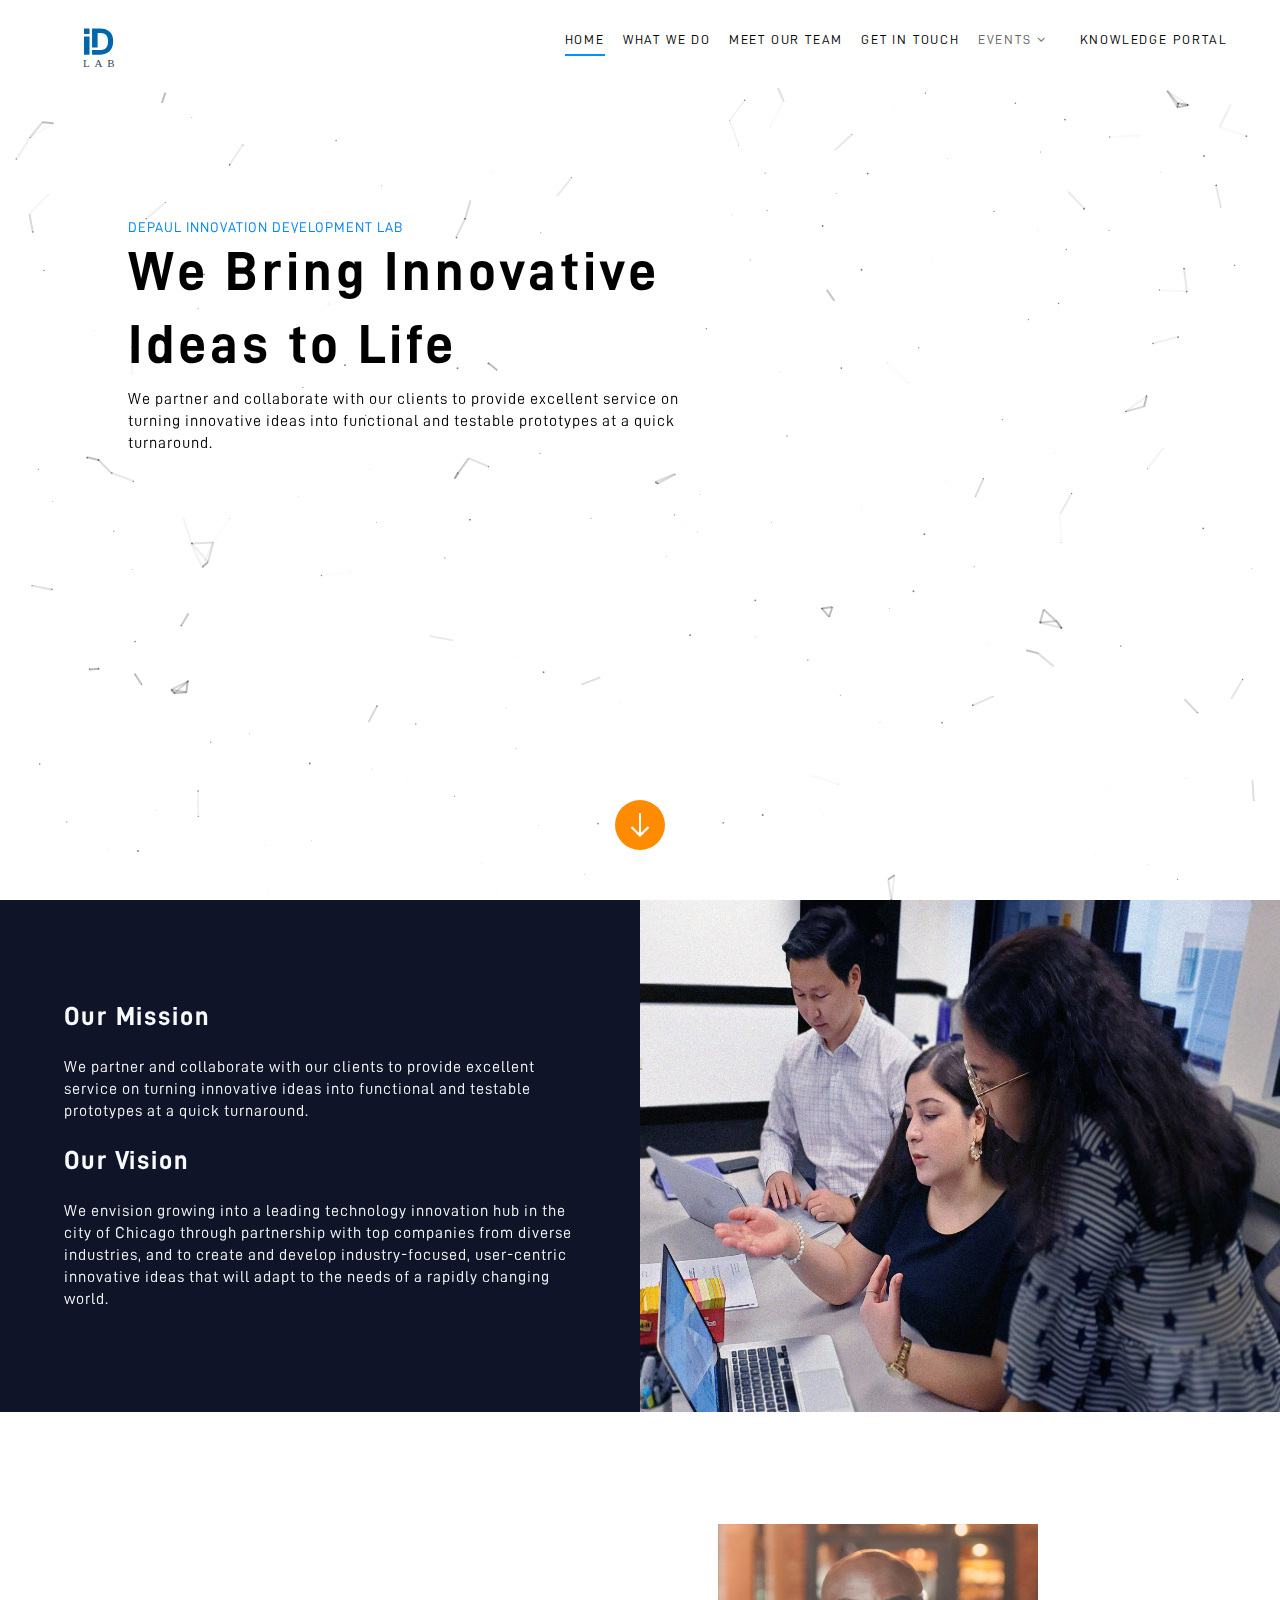
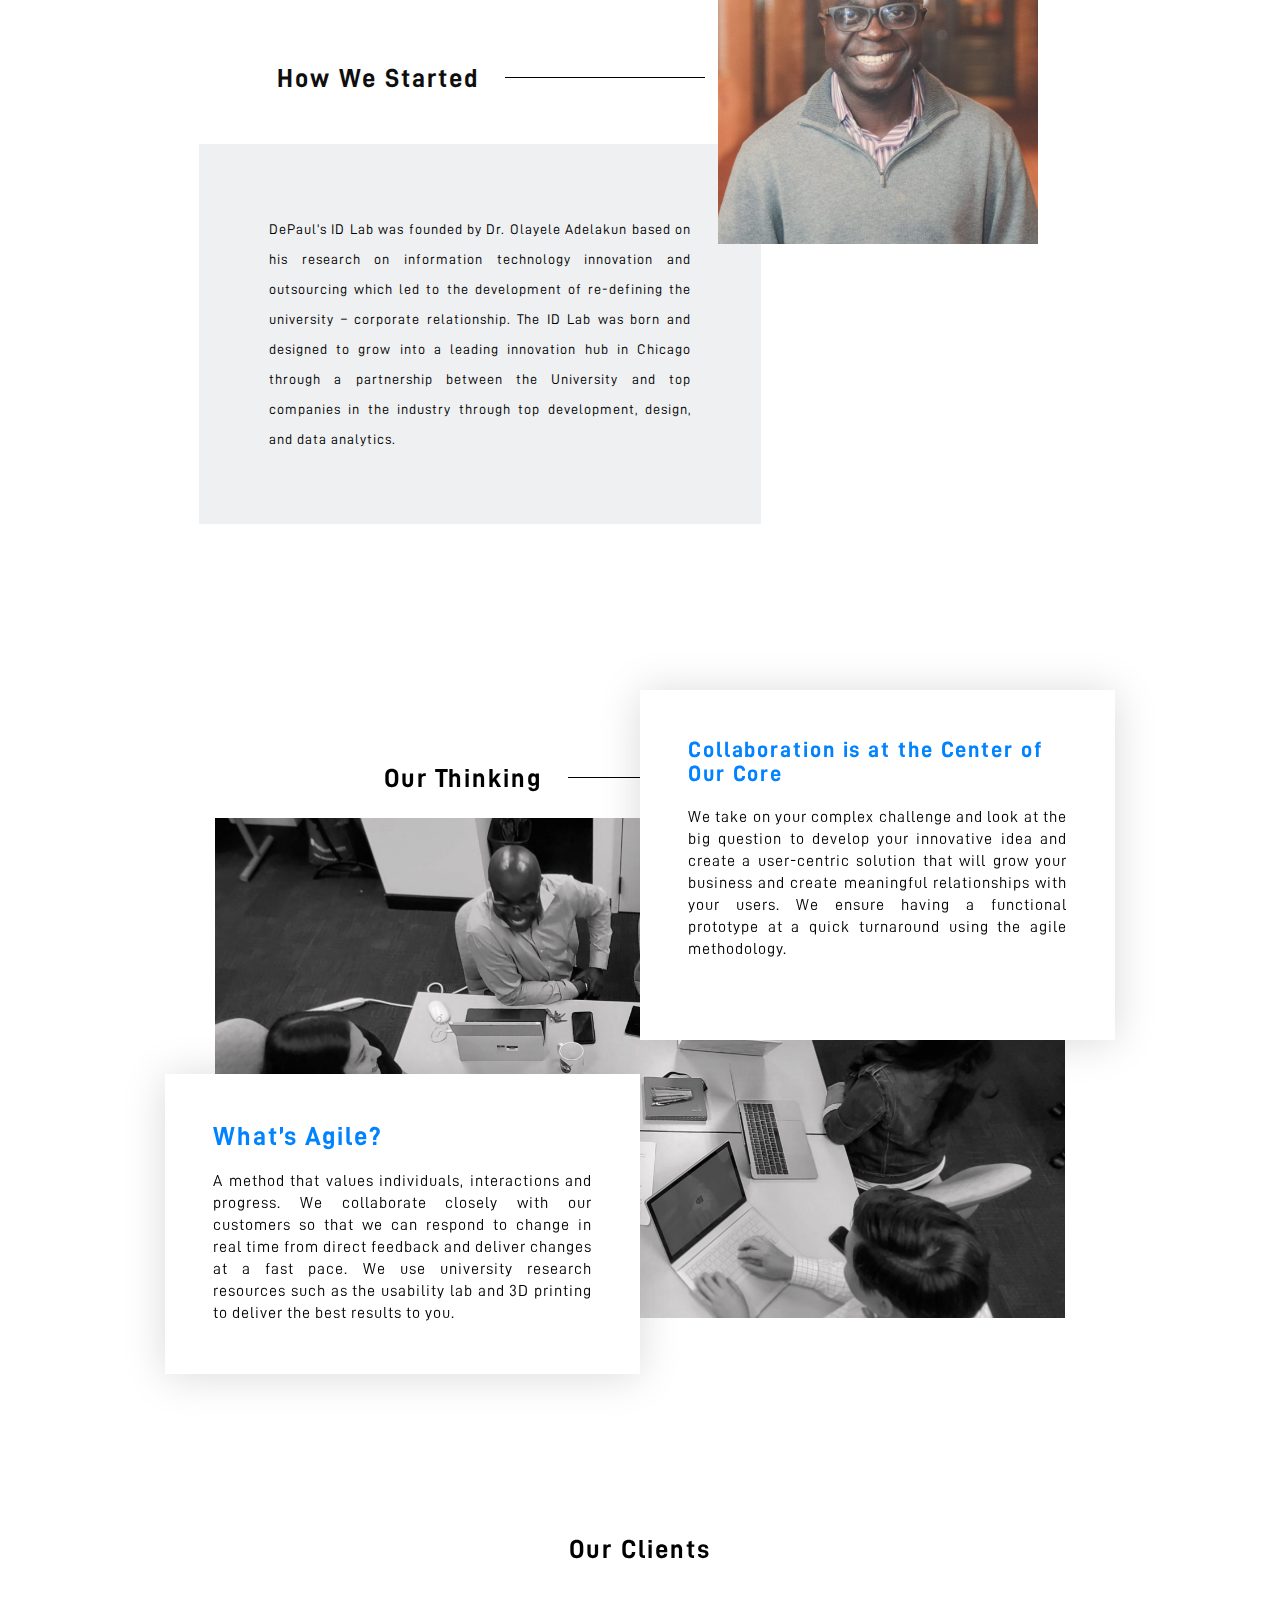
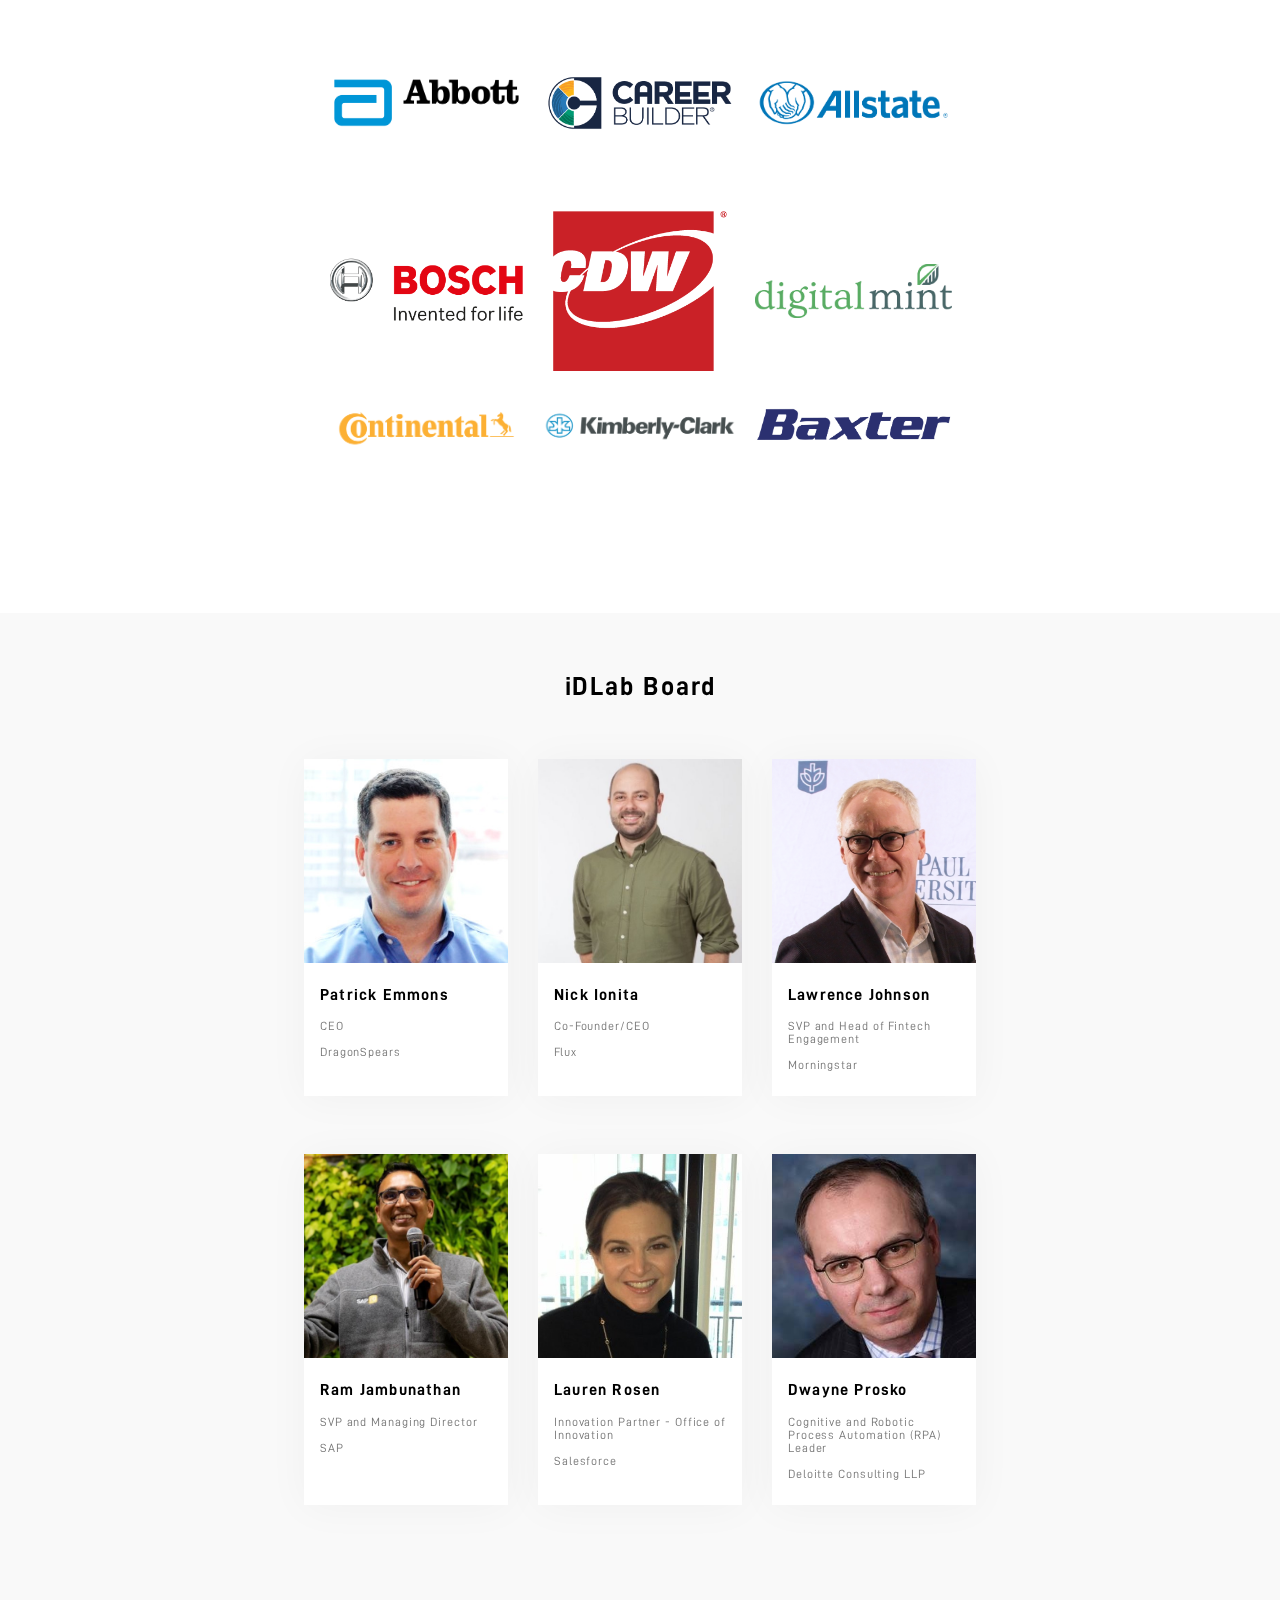
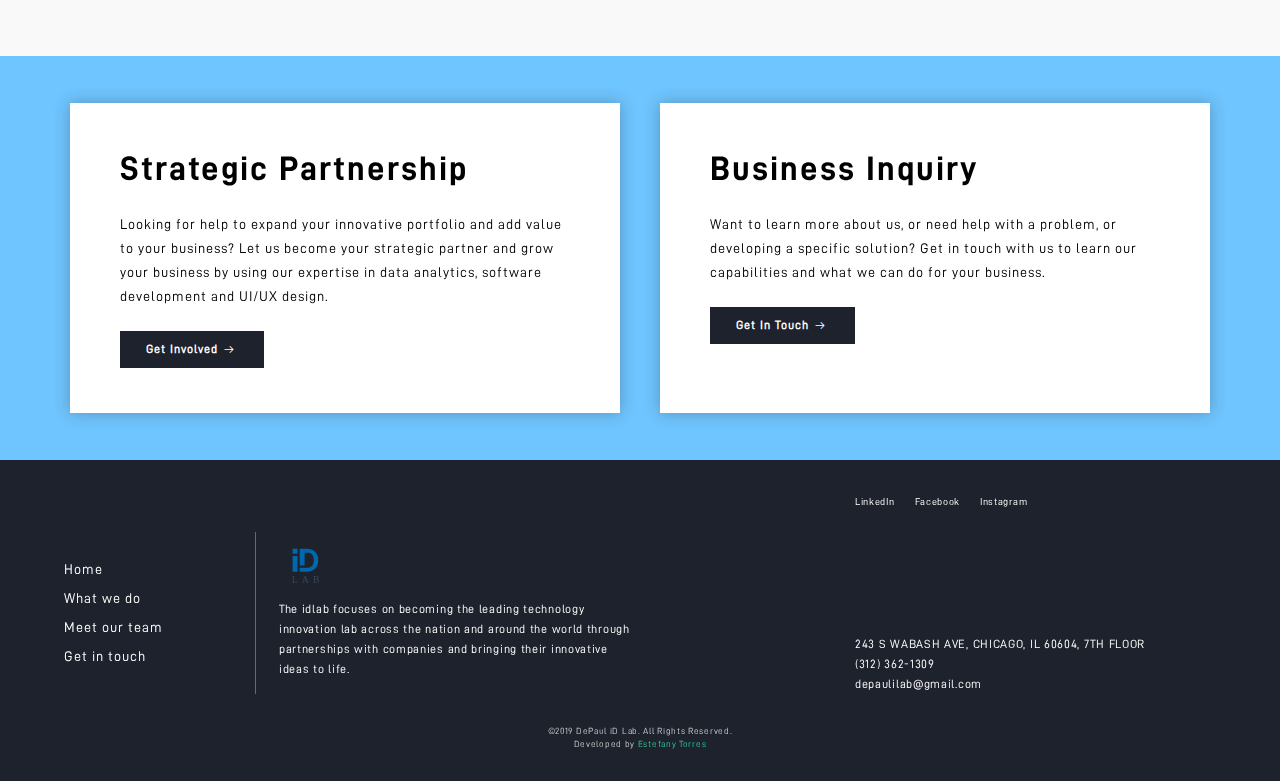
<file: index.html>
<!DOCTYPE html>
<html lang="en">
<head>
  <meta charset="utf-8">
  <title>DePaul iD-Lab - Home</title>
  <meta content="width=device-width, initial-scale=1.0" name="viewport">
  <meta content="" name="keywords">
  <meta content="" name="description">

  <!-- Favicons -->
  <link href="img/logo_iDLab_png.png" rel="icon">

  <!-- Google Fonts -->
  <link href="https://fonts.googleapis.com/css?family=Playfair+Display" rel="stylesheet">

  <!-- Bootstrap CSS File -->
  <link href="lib/bootstrap/css/bootstrap.min.css" rel="stylesheet">

  <!-- Libraries CSS Files -->
  <link href="lib/font-awesome/css/font-awesome.min.css" rel="stylesheet">
  <link href="lib/line-awesome/css/line-awesome.min.css" rel="stylesheet">
  <link href="lib/animate/animate.min.css" rel="stylesheet">
  <link href="lib/d-din/d-din.css" rel="stylesheet">

  <!-- Main Stylesheet File -->
  <link href="css/style.css" rel="stylesheet">
</head>

<body>

  <!--==========================
  Header
  ============================-->
  <header id="header">
    <div class="container-fluid d-flex align-items-center">

      <div id="logo" class="pull-left">
        <a href="#hero"><img src="img/logo_iDLab.svg" alt="" title="" /></img></a>
      </div>

      <nav id="nav-menu-container" class="ml-auto">
        <ul class="nav-menu">
          <li class="menu-active"><a href="index.html">Home</a></li>
          <li><a href="what-we-do.html">What We Do</a></li>
          <li><a href="our-team.html">Meet Our Team</a></li>
          <li><a href="get-in-touch.html">Get In Touch</a></li>
          <li class="menu-has-children"><a>Events</a>
            <ul>
              <li><a href="https://odi2019.depaulidlab.com/" target="_blank">ODI 2019</a></li>
              <li><a href="https://odi2018.depaulidlab.com/" target="_blank">ODI 2018</a></li>
              <li><a href="https://odi2017.depaulidlab.com/" target="_blank">ODI 2017</a></li>
              <li><a href="https://agile2016.depaulidlab.com/" target="_blank">ODI 2016</a></li>

            </ul>
          </li>
          <li><a href="https://ikp.depaulidlab.com/" target="_blank">Knowledge Portal</a></li>
        </ul>
      </nav><!-- #nav-menu-container -->
    </div>
  </header><!-- #header -->

  <main id="main">

    <section id="about" class="fade-scroll">
      <div class="container-fluid">
        <div class="about-container">
          <div id="particles-js" class="row w-100 h-100 animated fadeIn"></div>
          <div class="row">
            <div id="welcome-heading" class="col-lg-8">
              <div id="lab-name">DEPAUL INNOVATION DEVELOPMENT LAB</div>
              <div class="txt-xl">We Bring Innovative Ideas to Life</div>
              <div class="welcome-text txt-rg">
                We partner and collaborate with our clients to provide excellent service on turning innovative ideas into functional and testable prototypes at a quick turnaround.
              </div>
<!--              <a id="btn-welcome" href="#" class="btn no-radius uppercase">Learn more-->
<!--                <span class="la la-arrow-right left-sapce"></span>-->
<!--              </a>-->
            </div>
          </div>
          <div class="row">
            <div id="bottom-arrow" class="col-md-12 text-center">
              <div id="button-arrow">
                <a href="#strategies"><i class="la la-arrow-down la-2x"></i></a>
              </div>
            </div>
          </div>
        </div>
      </div>
    </section>

    <section id="strategies" class="h-100">
      <div class="container-fluid">
        <div id="strategies-content-1" class="row fade-scroll">
          <div id="strategies-text" class="col-xs-12 col-sm-12 col-md-12 col-lg-6 col-xl-6">
            <div class="txt-lg text-light strategies-title">Our Mission</div>
            <div class="txt-rg text-light strategies-description justify-content-md-center">We partner and collaborate with our clients to provide excellent service on turning innovative ideas into functional and testable prototypes at a quick turnaround.</div>
            <br>
            <div class="txt-lg text-light strategies-title">Our Vision</div>
            <div class="txt-rg text-light strategies-description justify-content-md-center">We envision growing into a leading technology innovation hub in the city of Chicago through partnership with top companies from diverse industries, and to create and develop industry-focused, user-centric innovative ideas that will adapt to the needs of a rapidly changing world.</div>
<!--            <a id="btn-case-studies-2" href="#" class="btn-case-studies btn no-border btn-arrow txt-btn">See case studies <span class="la la-arrow-right left-space"></span></a>-->
          </div>
          <div class="col-xs-12 colsm-12 col-md-12 col-lg-6 col-xl-6 strategies-image-div">
            <img id="strategies-image-1" class="strategies-image" src="img/hero-section.jpg">
          </div>
        </div>
      </div>
    </section>

    <section id="foundation">
      <div class="container-fluid">
        <div class="col-12">
          <div id="foundation-yele" class="row justify-content-end">
            <div id="foundation-pic" class="col-xs-12 col-sm-12 col-md-5 col-lg-5 col-xl-5">
              <div id="foundation-imagebox" class="d-flex justify-content-md-center justify-content-lg-start justify-content-xl-start">
                <img src="img/foundation-yele.jpg">
              </div>
            </div>
            <div id="foundation-text" class="col-xs-12 col-sm-12 col-md-12 col-lg-7 col-xl-7 px-lg-1">
              <div id="foundation-title" class="d-flex flex-row align-items-center txt-lg">
                <div>How We Started</div>
                <div class="divider"><div class="inner"></div></div>
              </div>
              <div id="foundation-description" class="txt-rg text-justify">
                DePaul’s ID Lab was founded by Dr. Olayele Adelakun based on his research on information technology innovation and outsourcing which led to the development of re-defining the university – corporate relationship. The ID Lab was born and designed to grow into a leading innovation hub in Chicago through a partnership between the University and top companies in the industry through top development, design, and data analytics.
              </div>
            </div>
          </div>
        </div>
      </div>
    </section>

    <section id="our-thinking">
      <div class="container-fluid">
        <div class="row">
          <div id="our-thinking-title" class="d-flex flex-row align-items-center txt-lg">
            <div>Our Thinking</div>
            <div class="divider"><div class="inner"></div></div>
          </div>
        </div>
        <div id="our-thinking-background"class="row">
          <div id="our-thinking-box"></div>
          <div id="our-thinking-1" class="col-xs-12 col-sm-12 col-md-6 col-lg-6 col-xl-6">
            <h2 class="txt-md">Collaboration is at the Center of Our Core</h2>
            <div id="our-thinking-1-description" class="txt-rg text-justify">
              We take on your complex challenge and look at the big question to develop your innovative idea and
              create a user-centric solution that will grow your business and create meaningful relationships with
              your users. We ensure having a functional prototype at a quick turnaround using the agile methodology.
            </div>
          </div>
          <div id="our-thinking-2" class="col-xs-12 col-sm-12 col-md-6 col-lg-6 col-xl-6">
            <h2 class="txt-lg">What’s Agile?</h2>
            <div id="our-thinking-2-description" class="txt-rg text-justify">
              A method that values individuals, interactions and progress. We collaborate closely with our customers
              so that we can respond to change in real time from direct feedback and deliver changes at a fast pace.
              We use university research resources such as the usability lab and 3D printing to deliver the best
              results to you.
            </div>
          </div>
        </div>
      </div>
    </section>

    <section id="our-clients"><!-- class="fade-scroll">-->
      <div class="container-fluid">
        <div id="our-clients-content" class="row justify-content-center">
          <div id="our-clients-title" class="col-12 txt-lg text-center">Our Clients</div>
          <div id="our-clients-list" class="row justify-content-center align-items-center col-xs-12 col-sm-12 col-md-12 col-lg-10 col-xl-7">
            <div class="our-clients-client">
              <a href="#">
                <img src="img/clients/abbott.png" class="w-100 h-100">
              </a>
            </div>
            <div class="our-clients-client">
              <a href="#">
                <img src="img/clients/career-builder.png" class="w-100 h-100">
              </a>
            </div>
            <div class="our-clients-client">
              <a href="#">
                <img src="img/clients/allstate.png" class="w-100 h-100">
              </a>
            </div>
            <div class="our-clients-client">
              <a href="#">
                <img src="img/clients/bosch.png" class="w-100 h-100">
              </a>
            </div>
            <div class="our-clients-client">
              <a href="#">
                <img src="img/clients/cdw.png" class="w-100 h-100">
              </a>
            </div>
            <div class="our-clients-client">
              <a href="#">
                <img src="img/clients/digitalmint.png" class="w-100 h-100">
              </a>
            </div>
            <div class="our-clients-client">
              <a href="#">
                <img src="img/clients/continental.png" class="w-100 h-100">
              </a>
            </div>
            <div class="our-clients-client">
              <a href="#">
                <img src="img/clients/kimberly.png" class="w-100 h-100">
              </a>
            </div>
            <div class="our-clients-client">
              <a href="#">
                <img src="img/clients/baxter.png" class="w-100 h-100">
              </a>
            </div>
          </div>
        </div>
      </div>
    </section>

    <section id="leadership" class="col-12">
      <div class="container-fluid">
        <div class="row justify-content-center">
          <div id="leadership-heading" class="row justify-content-center col-xs-12 col-sm-12 col-md-9 col-lg-7 col-xl-6">
            <div id="leadership-title" class="txt-lg">iDLab Board</div>
<!--              <div id="leadership-text" class="txt-rg text-center">-->
<!--                Lorem Ipsum is simply dummy text of the printing and typesetting industry. Lorem Ipsum has been the industry's Lorem Ipsum is simply Lorem -->
<!--              </div>-->
          </div>
        </div>
        <div class="leadership-group row justify-content-center">
          <div class="row justify-content-center col-xs-12 col-sm-12 col-md-12 col-lg-12 col-xl-9">
            <div class="leadership-item col-xs-12 col-sm-12 col-md-3 col-lg-3 col-xl-3">
              <a href="https://www.linkedin.com/in/patrickemmons/" class="just-link" target="_blank">
              <img src="img/board/patrick.jpg">
              <div class="board-name px-3 pt-4">Patrick Emmons</div>
              <div class="board-title px-3 pb-4">CEO <br><br> DragonSpears</div>
              </a>
            </div>
            <div class="leadership-item col-xs-12 col-sm-12 col-md-3 col-lg-3 col-xl-3">
              <a href="https://www.linkedin.com/in/nickionita/" class="just-link" target="_blank">
              <img src="img/board/nick.jpg">
              <div class="board-name px-3 pt-4">Nick Ionita</div>
              <div class="board-title px-3 pb-4">Co-Founder/CEO <br><br> Flux</div>
              </a>
            </div>
            <div class="leadership-item col-xs-12 col-sm-12 col-md-3 col-lg-3 col-xl-3">
              <a href="https://www.linkedin.com/in/lawrenceedwardjohnson/" class="just-link" target="_blank">
              <img src="img/board/lawrence.JPG">
              <div class="board-name px-3 pt-4">Lawrence Johnson</div>
              <div class="board-title px-3 pb-4">
                SVP and Head of Fintech Engagement <br><br> Morningstar
              </div>
              </a>
            </div>
            <div class="leadership-item col-xs-12 col-sm-12 col-md-3 col-lg-3 col-xl-3">
              <a href="https://www.linkedin.com/in/ram-jambunathan-350667/" class="just-link" target="_blank">
              <img src="img/board/ram.jpg">
              <div class="board-name px-3 pt-4">Ram Jambunathan</div>
              <div class="board-title px-3 pb-4">SVP and Managing Director <br><br> SAP</div>
              </a>
            </div>
            <div class="leadership-item col-xs-12 col-sm-12 col-md-3 col-lg-3 col-xl-3">
              <a href="https://www.linkedin.com/in/lauren-rosen-growth-strategy/" class="just-link" target="_blank">
              <img src="img/board/lauren.jpg">
              <div class="board-name px-3 pt-4">Lauren Rosen</div>
              <div class="board-title px-3 pb-4">Innovation Partner - Office of Innovation <br><br> Salesforce</div>
              </a>
            </div>
            <div class="leadership-item col-xs-12 col-sm-12 col-md-3 col-lg-3 col-xl-3">
              <a href="https://www.linkedin.com/in/dwayne-prosko-a1350/" class="just-link" target="_blank">
                <img src="img/board/dwayne.jpg">
                <div class="board-name px-3 pt-4">Dwayne Prosko</div>
                <div class="board-title px-3 pb-4">Cognitive and Robotic Process Automation (RPA) Leader <br><br> Deloitte Consulting LLP</div>
              </a>
            </div>

          </div>
        </div>
      </div>
    </section>

    <section id="business">
      <div class="container-fluid">
        <div class="row row-eq-height">
          <div class="business-container d-flex col-xs-12 col-sm-12 col-md-6 col-lg-6 col-xl-6">
            <div id="business-left" class="business-box col-12">
              <div id="business-left-title" class="business-title btm-box-title">Strategic Partnership</div>
              <div id="business-left-text" class="business-text btm-box-text">
                Looking for help to expand your innovative portfolio and add value to your business? Let us become
                your strategic partner and grow your business by using our expertise in data analytics, software
                development and UI/UX design.
              </div>
              <a id="business-left-btn" href="#" class="btn btn-business no-radius btn-arrow txt-box-btn">Get Involved<span class="la la-arrow-right left-sapce"></span></a>
            </div>
          </div>
          <div class="business-container d-flex col-xs-12 col-sm-12 col-md-6 col-lg-6 col-xl-6">
            <div id="business-right" class="business-box col-12">
              <div id="business-right-title" class="business-title btm-box-title">Business Inquiry</div>
              <div id="business-right-text" class="business-text btm-box-text">
                Want to learn more about us, or need help with a problem, or developing a specific solution? Get in
                touch with us to learn our capabilities and what we can do for your business.
              </div>
              <a id="business-right-btn" href="#" class="btn btn-business no-radius btn-arrow txt-box-btn">Get In Touch<span class="la la-arrow-right left-sapce"></span></a>
            </div>
          </div>
        </div>
      </div>
    </section>

  </main>

      <!--==========================
      Footer
      ============================-->
      <footer id="footer">
        <div class="container-fluid">
          <div class="row flex-row-reverse">
            <div id="footer-social" class="col-xs-12 col-sm-12 col-md-6 col-lg-5 col-xl-4">
                <a id="footer-linkedin" target="_blank" href="https://www.linkedin.com/company/depaul-innovation-lab/">LinkedIn</a>
                <a id="footer-facebook" target="_blank" href="https://www.facebook.com/depaulidlab">Facebook</a>
                <a id="footer-instagram" target="_blank" href="https://www.instagram.com/depaulidlab/">Instagram</a>
<!--                <a id="footer-twitter" href="#">Twitter</a>-->
<!--                <a id="footer-medium" href="#">Medium</a>-->
            </div>
          </div>
          <br />
          <div class="row">
            <div id="footer-left" class="col-xs-12 col-sm-12 col-md-2 col-lg-2 col-xl-2 d-flex flex-column justify-content-center pl-0">
              <a href="index.html">Home</a>
              <a href="what-we-do.html">What we do</a>
              <a href="our-team.html">Meet our team</a>
              <a href="get-in-touch.html">Get in touch</a>
            </div>
            <div id="footer-middle" class="col-xs-12 col-sm-12 col-md-5 col-lg-5 col-xl-6">
              <img src="img/logo_iDLab.svg">
              <div id="footer-text" class="col-xs-12 col-sm-12 col-md-12 col-lg-9 col-xl-8">
                The idlab focuses on becoming the leading technology innovation lab across the nation and around the world through partnerships with companies and bringing their innovative ideas to life.
              </div>
            </div>
            <div id="footer-right" class="col-xs-12 col-sm-12 col-md-5 col-lg-5 col-xl-4 d-flex flex-column justify-content-end">
              <div id="footer-address">243 S WABASH AVE, CHICAGO, IL 60604, 7TH FLOOR</div>
              <div id="footer-phone">(312) 362-1309</div>
              <div id="footer-email">depaulilab@gmail.com</div>
            </div>
          </div>
        </div>

        <br />
        <div class="container">
          <div class="credits">
            &copy;2019 DePaul iD Lab. All Rights Reserved.<br>
            Developed by <a href="http://www.estefanytorres.com/">Estefany Torres</a>
          </div>
        </div>
      </footer><!-- #footer -->

        <a href="#" class="back-to-top"><i class="fa fa-chevron-up"></i></a>

        <!-- JavaScript Libraries -->
        <script src="lib/jquery/jquery.min.js"></script>
        <script src="lib/jquery/jquery-migrate.min.js"></script>
        <script src="lib/bootstrap/js/bootstrap.bundle.min.js"></script>
        <script src="lib/easing/easing.min.js"></script>
        <script src="lib/wow/wow.min.js"></script>
        <script src="lib/waypoints/waypoints.min.js"></script>
        <script src="lib/counterup/counterup.min.js"></script>
        <script src="lib/superfish/hoverIntent.js"></script>
        <script src="lib/superfish/superfish.min.js"></script>
        <script src="lib/particlesJS/particles.js"></script>

        <!-- Contact Form JavaScript File -->
        <script src="contactform/contactform.js"></script>

        <!-- Template Main Javascript File -->
        <script src="js/main.js"></script>

        <!-- Background effect -->
        <script type="text/javascript">
        particlesJS("particles-js", {
          "particles": {
            "number": {
              "value": 200,
              "density": {
                "enable": true,
                "value_area": 800
              }
            },
            "color": {
              "value": "#000000"
            },
            "shape": {
              "type": "circle",
              "stroke": {
                "width": 0,
                "color": "#000000"
              },
              "polygon": {
                "nb_sides": 5
              },
              "image": {
                "src": "img/github.svg",
                "width": 100,
                "height": 100
              }
            },
            "opacity": {
              "value": 0.5,
              "random": false,
              "anim": {
                "enable": false,
                "speed": 1,
                "opacity_min": 0.1,
                "sync": false
              }
            },
            "size": {
              "value": 1,
              "random": true,
              "anim": {
                "enable": false,
                "speed": 40,
                "size_min": 0.1,
                "sync": false
              }
            },
            "line_linked": {
              "enable": true,
              "distance": 30,
              "color": "#000000",
              "opacity": 0.4,
              "width": 2
            },
            "move": {
              "enable": true,
              "speed": 2,
              "direction": "none",
              "random": false,
              "straight": false,
              "out_mode": "out",
              "bounce": false,
              "attract": {
                "enable": false,
                "rotateX": 600,
                "rotateY": 1200
              }
            }
          },
          "interactivity": {
            "detect_on": "canvas",
            "events": {
              "onhover": {
                "enable": false,
                "mode": "repulse"
              },
              "onclick": {
                "enable": true,
                "mode": "push"
              },
              "resize": true
            },
            "modes": {
              "grab": {
                "distance": 400,
                "line_linked": {
                  "opacity": 1
                }
              },
              "bubble": {
                "distance": 400,
                "size": 40,
                "duration": 2,
                "opacity": 8,
                "speed": 3
              },
              "repulse": {
                "distance": 200,
                "duration": 0.4
              },
              "push": {
                "particles_nb": 4
              },
              "remove": {
                "particles_nb": 2
              }
            }
          },
          "retina_detect": true
        });
        </script>

      </body>
      </html>
</file>
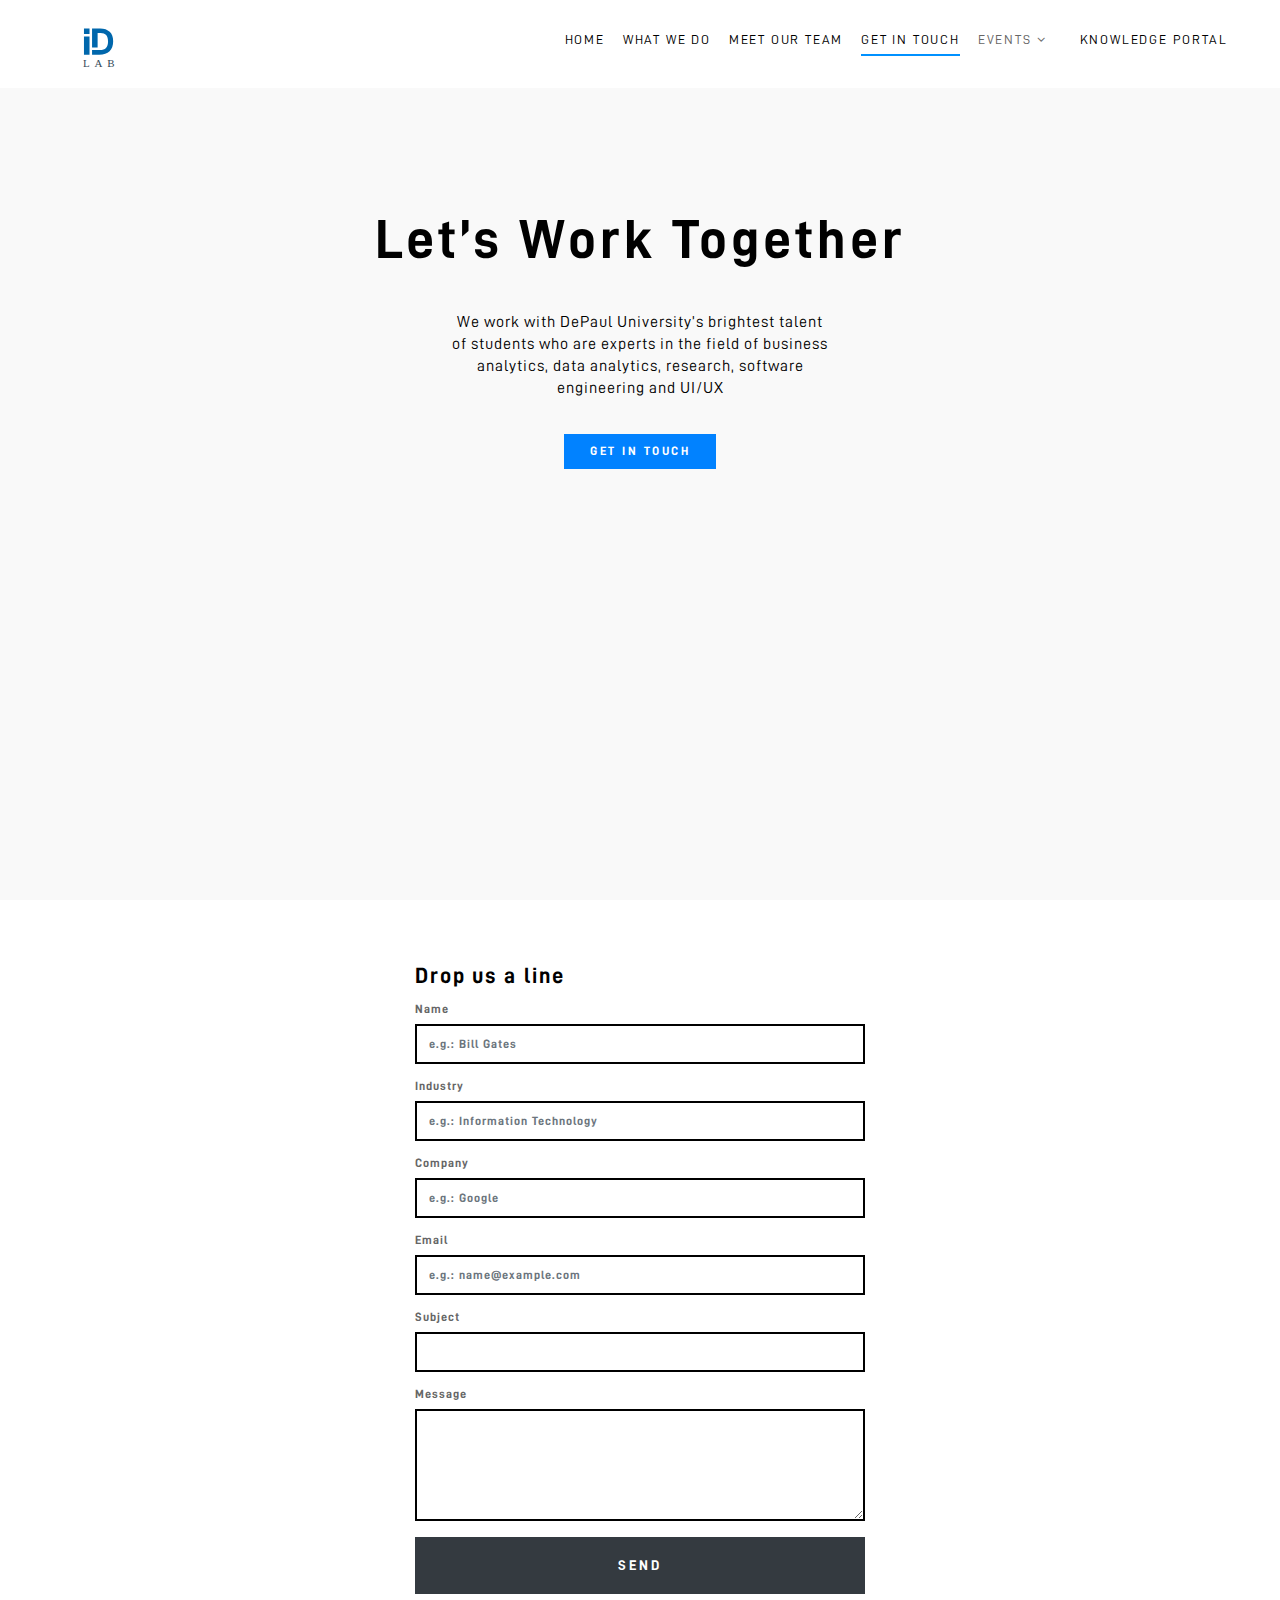
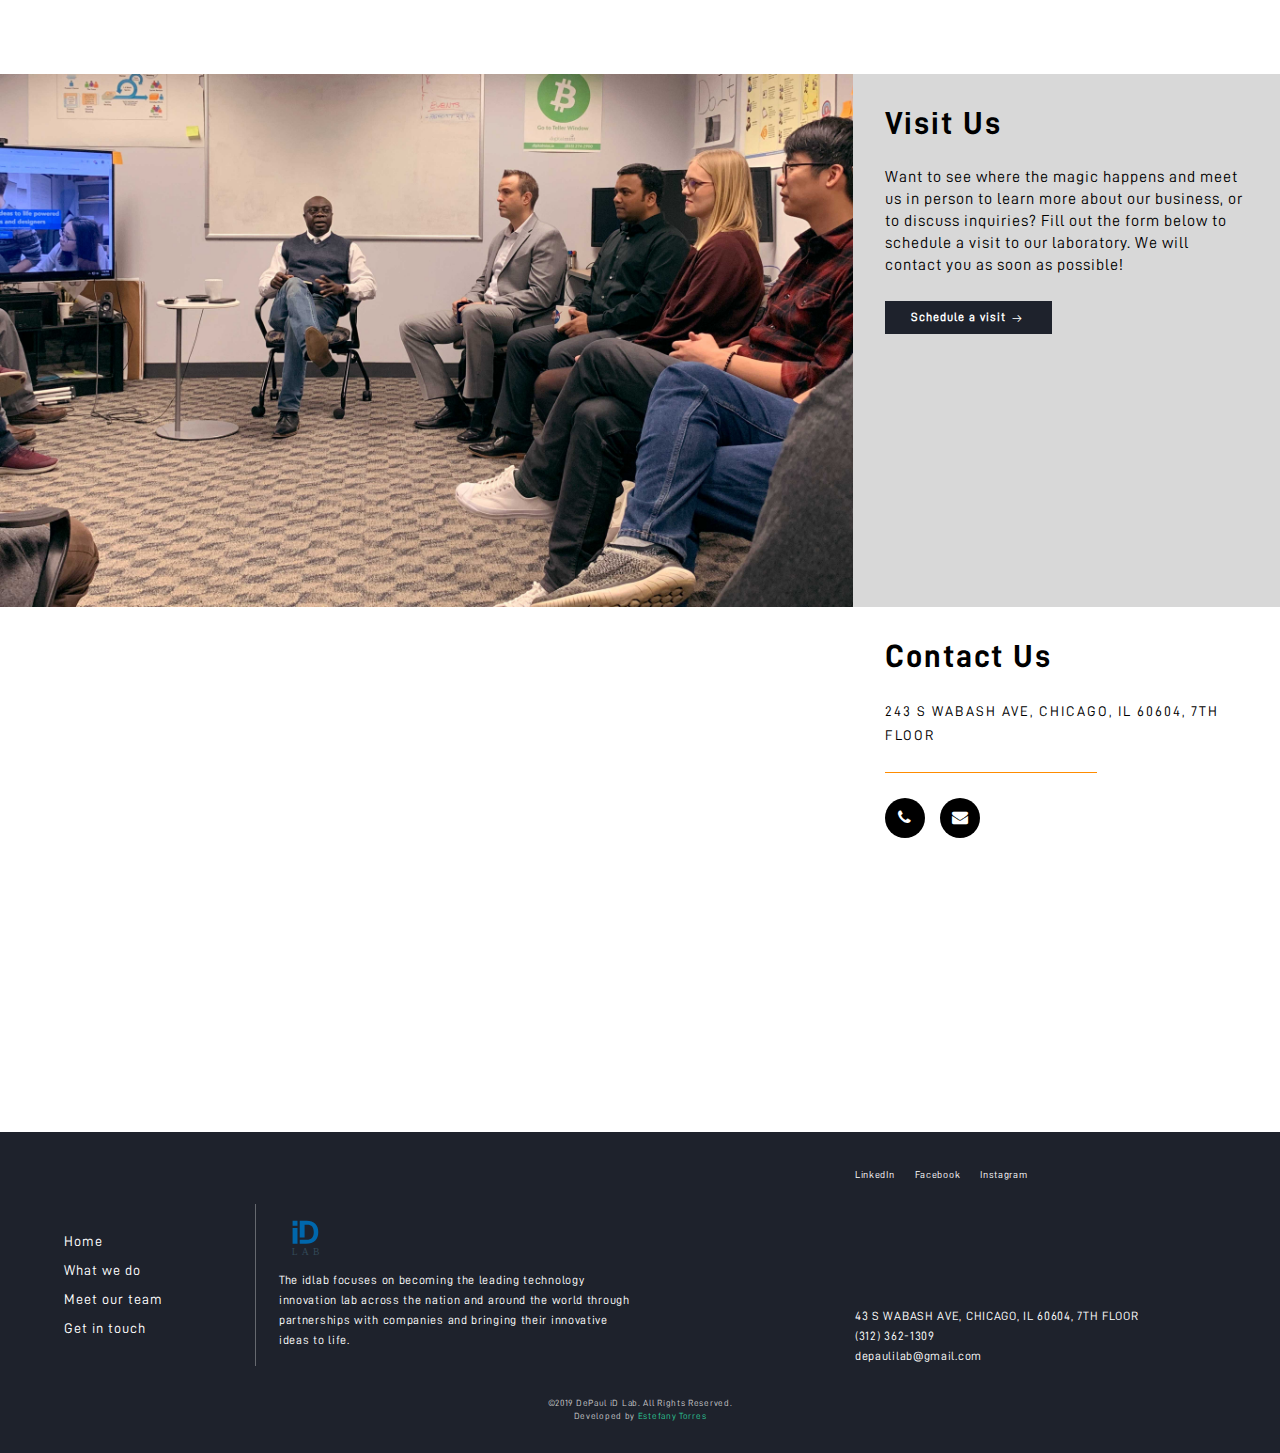
<file: get-in-touch.html>
<!DOCTYPE html>
<html lang="en">
<head>
  <meta charset="utf-8">
  <title>DePaul iD-Lab - Get In Touch</title>
  <meta content="width=device-width, initial-scale=1.0" name="viewport">
  <meta content="" name="keywords">
  <meta content="" name="description">

  <!-- Favicons -->
  <link href="img/logo_iDLab_png.png" rel="icon">

  <!-- Google Fonts -->
  <link href="https://fonts.googleapis.com/css?family=Open+Sans:300,300i,400,400i,700,700i|Poppins:300,400,500,700|Playfair+Display" rel="stylesheet">

  <!-- Bootstrap CSS File -->
  <link href="lib/bootstrap/css/bootstrap.min.css" rel="stylesheet">

  <!-- Libraries CSS Files -->
  <link href="lib/font-awesome/css/font-awesome.min.css" rel="stylesheet">
  <link href="lib/line-awesome/css/line-awesome.min.css" rel="stylesheet">
  <link href="lib/animate/animate.min.css" rel="stylesheet">
  <link href="lib/d-din/d-din.css" rel="stylesheet">

  <!-- Main Stylesheet File -->
  <link href="css/style.css" rel="stylesheet">
</head>

<body>

  <!--==========================
  Header
  ============================-->
  <header id="header">
    <div class="container-fluid d-flex align-items-center">

      <div id="logo" class="pull-left">
        <a href="#hero"><img src="img/logo_iDLab.svg" alt="" title="" /></img></a>
        <!-- Uncomment below if you prefer to use a text logo -->
        <!--<h1><a href="#hero">Regna</a></h1>-->
      </div>

      <nav id="nav-menu-container" class="ml-auto">
        <ul class="nav-menu">
          <li><a href="index.html">Home</a></li>
          <li><a href="what-we-do.html">What We Do</a></li>
          <li><a href="our-team.html">Meet Our Team</a></li>
          <li class="menu-active"><a href="get-in-touch.html">Get In Touch</a></li>
          <li class="menu-has-children"><a>Events</a>
            <ul>
              <li><a href="https://odi2019.depaulidlab.com/" target="_blank">ODI 2019</a></li>
              <li><a href="https://odi2018.depaulidlab.com/" target="_blank">ODI 2018</a></li>
              <li><a href="https://odi2017.depaulidlab.com/" target="_blank">ODI 2017</a></li>
              <li><a href="https://agile2016.depaulidlab.com/" target="_blank">ODI 2016</a></li>
            </ul>
          </li>
          <li><a href="https://ikp.depaulidlab.com/" target="_blank">Knowledge Portal</a></li>
        </ul>
      </nav><!-- #nav-menu-container -->
    </div>
  </header><!-- #header -->

  <main id="main">
    <section id="intro-contact">
      <div class="container-fluid">
        <div class="row justify-content-center text-center">
          <div class="font-welcome-title col-12 txt-xl">Let’s Work Together</div>
          <div class="contact-text col-xs-12 col-sm-12 col-md-10 col-lg-6 col-xl-6 txt-rg">
            We work with DePaul University’s brightest talent of students who are experts in the field of business analytics, data analytics, research, software engineering and UI/UX
          </div>
          <div class="col-12">
            <a id="btn-welcome" href="#contact-form" class="btn no-radius uppercase">Get In Touch
<!--              <span class="la la-arrow-down left-sapce"></span>-->
            </a>
          </div>
        </div>
      </div>
    </section>

    <section id="contact-form">
      <div class="container-fluid">
        <div class="row justify-content-center">
          <div class="col-xs-12 col-sm-12 col-md-10 col-lg-5 col-xl-5">
            <div id="contact-title" class="font-weight-bold txt-md">Drop us a line</div>
            <div class="form-group">
              <label for="contact-name">Name</label>
              <input id="contact-name" class="form-control no-radius" type="text" placeholder="e.g.: Bill Gates">
            </div>
            <div class="form-group">
              <label for="contact-industry">Industry</label>
              <input id="contact-industry" class="form-control no-radius" type="text" placeholder="e.g.: Information Technology">
            </div>
            <div class="form-group">
              <label for="contact-company">Company</label>
              <input id="contact-company" class="form-control no-radius" type="text" placeholder="e.g.: Google">
            </div>
            <div class="form-group">
              <label for="contact-email">Email</label>
              <input id="contact-email" class="form-control no-radius" type="email" placeholder="e.g.: name@example.com">
            </div>
            <div class="form-group">
              <label for="contact-subject">Subject</label>
              <input id="contact-subject" class="form-control no-radius" type="text">
            </div>
            <div class="form-group">
              <label for="contact-message">Message</label>
              <textarea id="contact-message" class="form-control no-radius multi-line" rows="4" type="text"></textarea>
            </div>
            <a id="btn-send" href="#" class="btn btn-dark no-radius uppercase form-group btn-lg btn-block">Send</a>
          </div>
        </div>
      </div>
    </section>

    <section id="contact-visit">
      <div class="container-fluid">
        <div class="row">
          <div id="visit-image" class="col-xs-12 col-sm-12 col-md-7 col-lg-8 col-xl-8 px-0">
            <img class="w-100 h-100" src="img/schedule-a-visit.jpg">
          </div>
          <div id="visit-details" class="col-xs-12 col-sm-12 col-md-5 col-lg-4 col-xl-4 ">
            <div id="visit-title" class="txt-lg">Visit Us</div>
            <div class="txt-rg">
              Want to see where the magic happens and meet us in person to learn more about our business, or to discuss
              inquiries? Fill out the form below to schedule a visit to our laboratory.
              We will contact you as soon as possible!
            </div>
            <a id="visit-btn" href="#contact-form" class="btn btn-business no-radius btn-arrow align-self-start txt-box-btn ">Schedule a visit<span class="la la-arrow-right left-sapce"></span></a>
          </div>
        </div>
      </div>
    </section>

    <section id="contact-address">
      <div class="container-fluid">
        <div class="row">
          <div id="contact-map" class="col-xs-12 col-sm-12 col-md-7 col-lg-8 col-xl-8 px-0">
            <iframe src="https://www.google.com/maps/embed?pb=!1m14!1m8!1m3!1d11882.678821280233!2d-87.6255867!3d41.8784523!3m2!1i1024!2i768!4f13.1!3m3!1m2!1s0x0%3A0x401371e1c22aca86!2sDePaul%20University%20-%20College%20of%20Computing%20and%20Digital%20Media%20(CDM)!5e0!3m2!1sen!2sus!4v1570220989388!5m2!1sen!2sus"  frameborder="0" style="border:0;" allowfullscreen=""></iframe>
          </div>
          <div id="address-details" class="col-xs-12 col-sm-12 col-md-5 col-lg-4 col-xl-4 txt-rg">
            <div id="address-title" class="txt-lg">Contact Us</div>
<!--            <div id="address-text">Whether you have a project or a talk to us and meet our team, feel free to schedule a visit to our lab.</div>-->
            <div id="address-line">243 S WABASH AVE, CHICAGO, IL 60604, 7TH FLOOR</div>
            <div id="address-divider" class="col-7"></div>
            <div id="address-icons" class="row">
              <div class="address-icon d-flex justify-content-center align-items-center">
                <a href="tel:+13123621309"><i class="fa fa-phone fa-1x"></i></a>
              </div>
              <div class="address-icon d-flex justify-content-center align-items-center">
                <a href="mailto:depaulilab@gmail.com"><i class="fa fa-envelope fa-1x"></i></a>
              </div>
            </div>
          </div>
        </div>
      </div>
    </section>
  </main>

  <!--==========================
  Footer
  ============================-->
  <footer id="footer">
    <div class="container-fluid">
      <div class="row flex-row-reverse">
        <div id="footer-social" class="col-xs-12 col-sm-12 col-md-6 col-lg-5 col-xl-4">
          <a id="footer-linkedin" target="_blank" href="https://www.linkedin.com/company/depaul-innovation-lab/">LinkedIn</a>
          <a id="footer-facebook" target="_blank" href="https://www.facebook.com/depaulidlab">Facebook</a>
          <a id="footer-instagram" target="_blank" href="https://www.instagram.com/depaulidlab/">Instagram</a>
          <!--                <a id="footer-twitter" href="#">Twitter</a>-->
          <!--                <a id="footer-medium" href="#">Medium</a>-->
        </div>
      </div>
      <br />
      <div class="row">
        <div id="footer-left" class="col-xs-12 col-sm-12 col-md-2 col-lg-2 col-xl-2 d-flex flex-column justify-content-center pl-0">
          <a href="index.html">Home</a>
          <a href="what-we-do.html">What we do</a>
          <a href="our-team.html">Meet our team</a>
          <a href="get-in-touch.html">Get in touch</a>
        </div>
        <div id="footer-middle" class="col-xs-12 col-sm-12 col-md-5 col-lg-5 col-xl-6">
          <img src="img/logo_iDLab.svg">
          <div id="footer-text" class="col-xs-12 col-sm-12 col-md-12 col-lg-9 col-xl-8">
            The idlab focuses on becoming the leading technology innovation lab across the nation and around the world through partnerships with companies and bringing their innovative ideas to life.
          </div>
        </div>
        <div id="footer-right" class="col-xs-12 col-sm-12 col-md-5 col-lg-5 col-xl-4 d-flex flex-column justify-content-end">
          <div id="footer-address">43 S WABASH AVE, CHICAGO, IL 60604, 7TH FLOOR</div>
          <div id="footer-phone">(312) 362-1309</div>
          <div id="footer-email">depaulilab@gmail.com</div>
        </div>
      </div>
    </div>

    <br/>
    <div class="container">
      <div class="credits">
        &copy;2019 DePaul iD Lab. All Rights Reserved.<br>
        Developed by <a href="http://www.estefanytorres.com/">Estefany Torres</a>
      </div>
    </div>
  </footer><!-- #footer -->

    <a href="#" class="back-to-top"><i class="fa fa-chevron-up"></i></a>

    <!-- JavaScript Libraries -->
    <script src="lib/jquery/jquery.min.js"></script>
    <script src="lib/jquery/jquery-migrate.min.js"></script>
    <script src="lib/bootstrap/js/bootstrap.bundle.min.js"></script>
    <script src="lib/easing/easing.min.js"></script>
    <script src="lib/wow/wow.min.js"></script>
    <script src="lib/waypoints/waypoints.min.js"></script>
    <script src="lib/counterup/counterup.min.js"></script>
    <script src="lib/superfish/hoverIntent.js"></script>
    <script src="lib/superfish/superfish.min.js"></script>

    <!-- Contact Form JavaScript File -->
    <script src="contactform/contactform.js"></script>

    <!-- Template Main Javascript File -->
    <script src="js/main.js"></script>

  </body>
  </html>
</file>
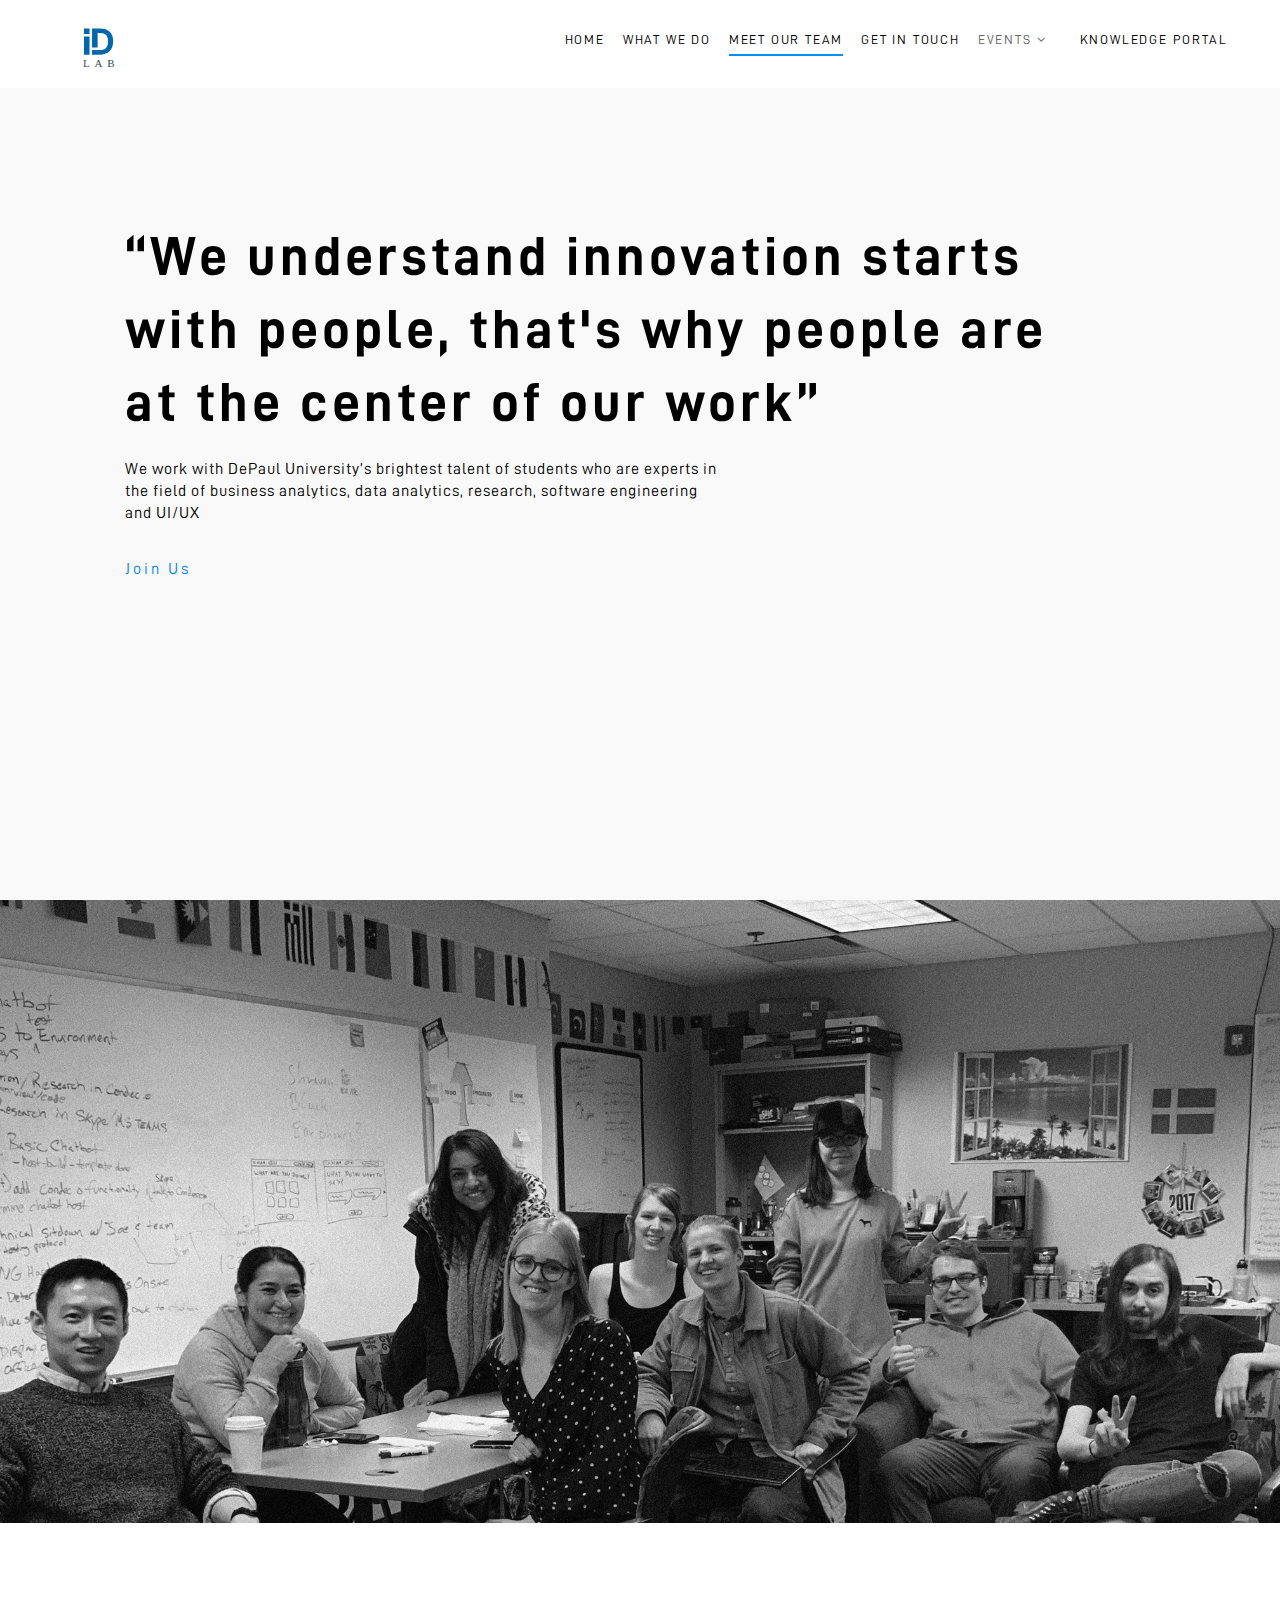
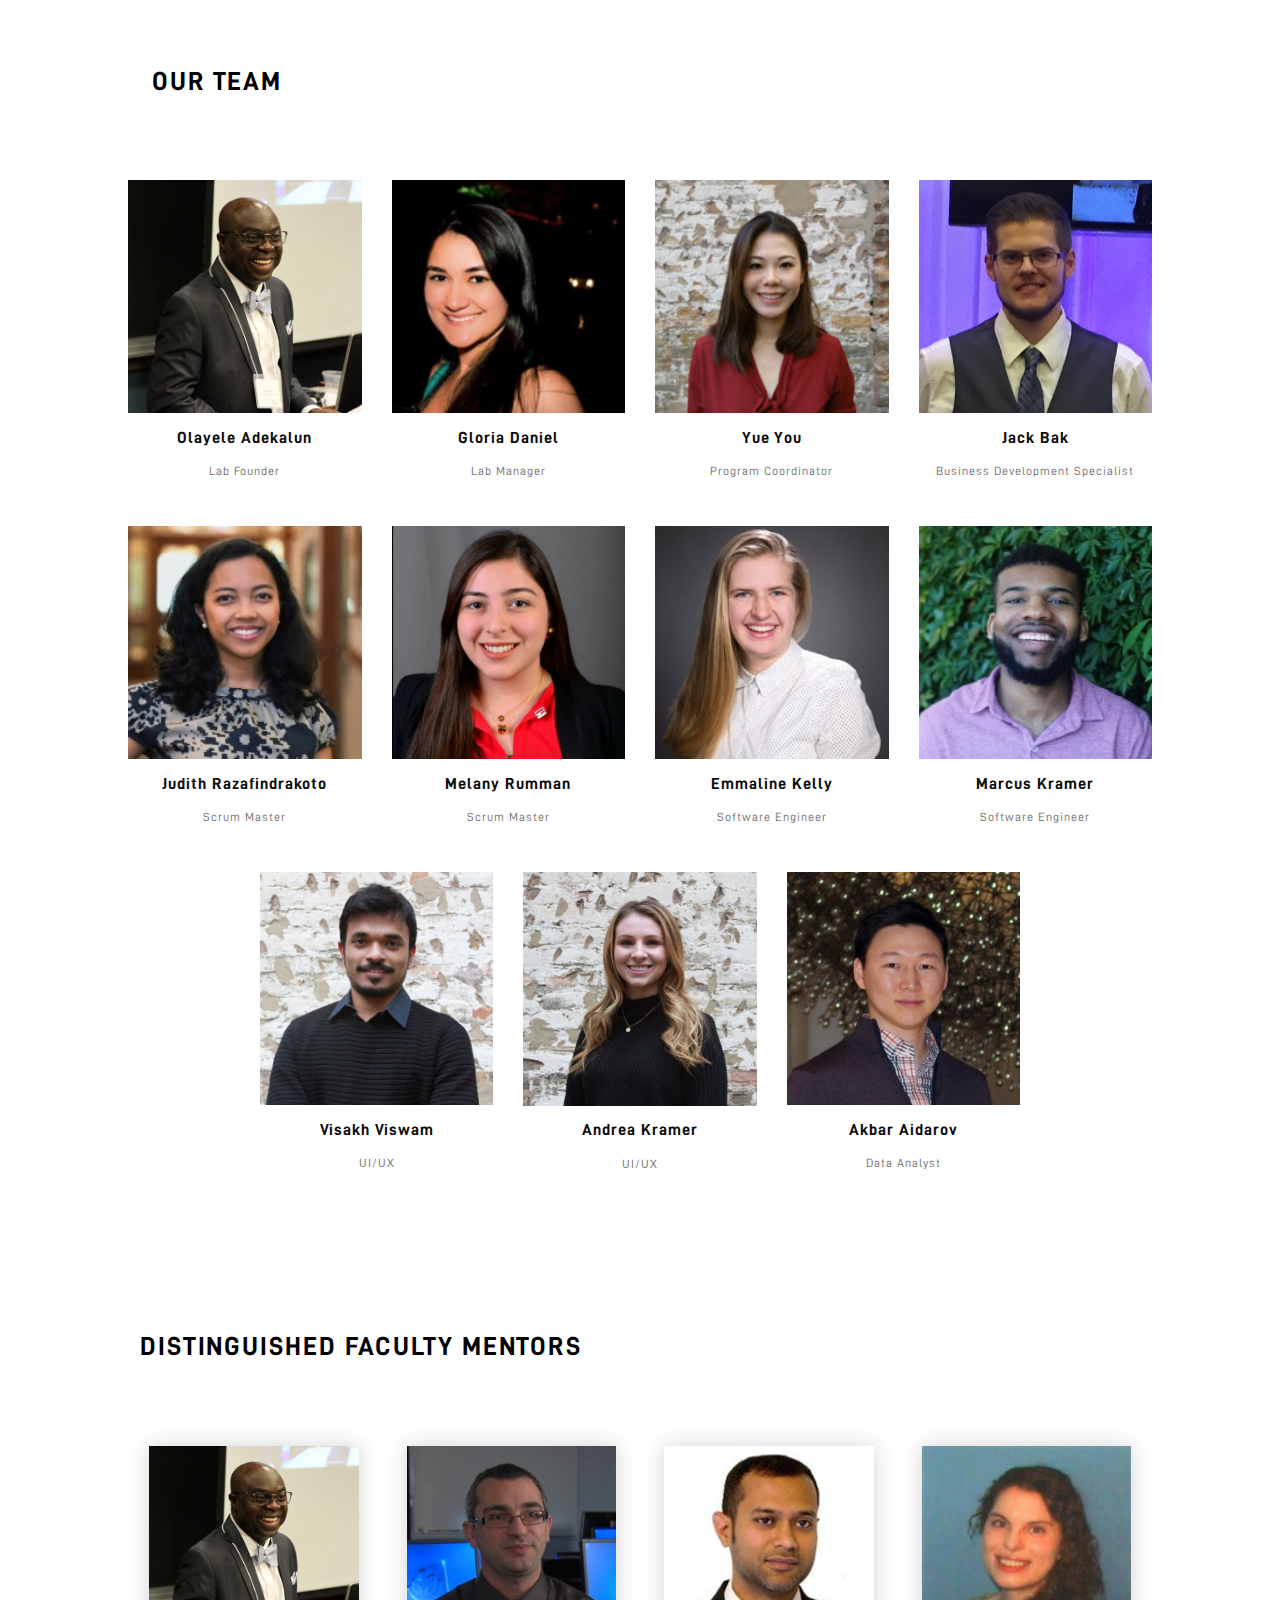
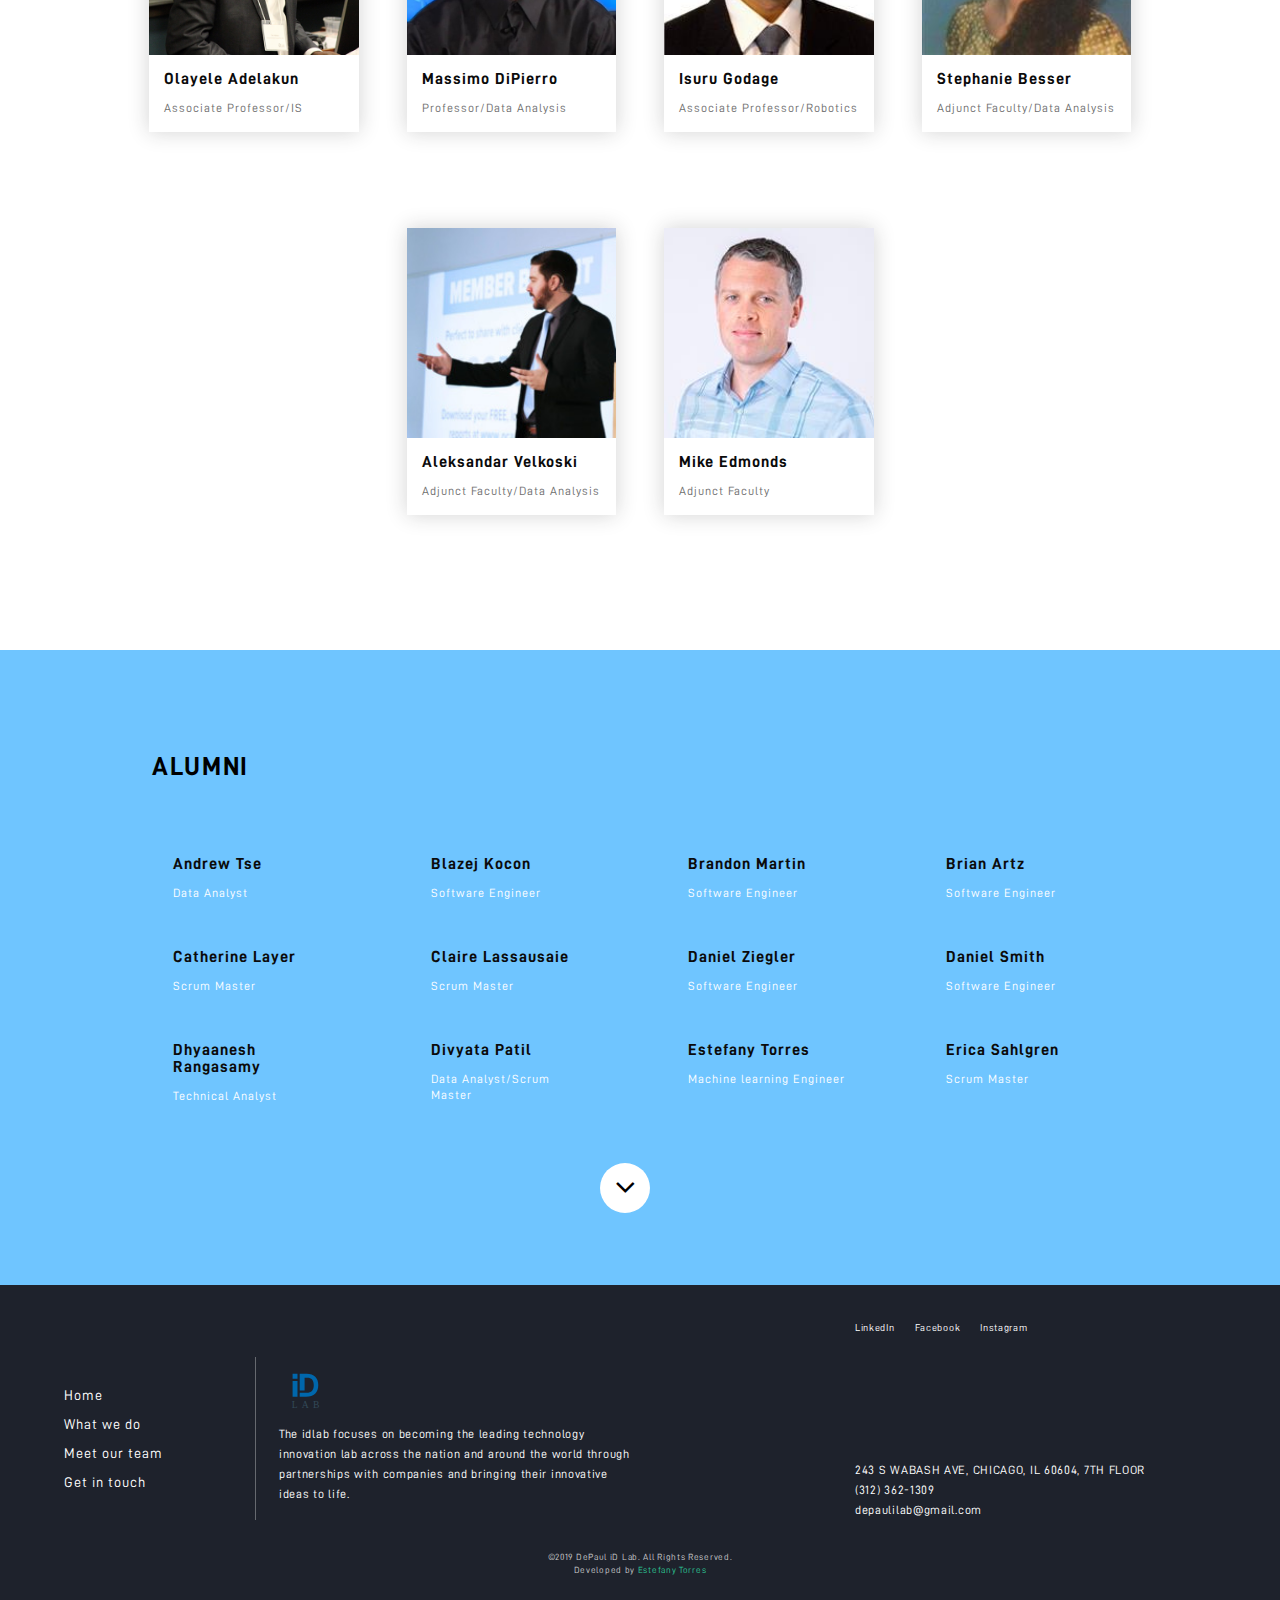
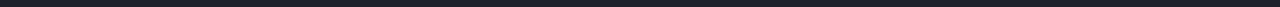
<file: our-team.html>
<!DOCTYPE html>
<html lang="en">
<head>
  <meta charset="utf-8">
  <title>DePaul iD-Lab - Meet Our Team</title>
  <meta content="width=device-width, initial-scale=1.0" name="viewport">
  <meta content="" name="keywords">
  <meta content="" name="description">

  <!-- Favicons -->
  <link href="img/logo_iDLab_png.png" rel="icon">

  <!-- Google Fonts -->
  <link href="https://fonts.googleapis.com/css?family=Open+Sans:300,300i,400,400i,700,700i|Poppins:300,400,500,700|Playfair+Display" rel="stylesheet">

  <!-- Bootstrap CSS File -->
  <link href="lib/bootstrap/css/bootstrap.min.css" rel="stylesheet">

  <!-- Libraries CSS Files -->
  <link href="lib/font-awesome/css/font-awesome.min.css" rel="stylesheet">
  <link href="lib/line-awesome/css/line-awesome.min.css" rel="stylesheet">
  <link href="lib/animate/animate.min.css" rel="stylesheet">
  <link href="lib/d-din/d-din.css" rel="stylesheet">

  <!-- Main Stylesheet File -->
  <link href="css/style.css" rel="stylesheet">
</head>

<body>

  <!--==========================
  Header
  ============================-->
  <header id="header">
    <div class="container-fluid d-flex align-items-center">

      <div id="logo" class="pull-left">
        <a href="#hero"><img src="img/logo_iDLab.svg" alt="" title="" /></img></a>
        <!-- Uncomment below if you prefer to use a text logo -->
        <!--<h1><a href="#hero">Regna</a></h1>-->
      </div>

      <nav id="nav-menu-container" class="ml-auto">
        <ul class="nav-menu">
          <li><a href="index.html">Home</a></li>
          <li><a href="what-we-do.html">What We Do</a></li>
          <li class="menu-active"><a href="our-team.html">Meet Our Team</a></li>
          <li><a href="get-in-touch.html">Get In Touch</a></li>
          <li class="menu-has-children"><a>Events</a>
            <ul>
              <li><a href="https://odi2019.depaulidlab.com/" target="_blank">ODI 2019</a></li>
              <li><a href="https://odi2018.depaulidlab.com/" target="_blank">ODI 2018</a></li>
              <li><a href="https://odi2017.depaulidlab.com/" target="_blank">ODI 2017</a></li>
              <li><a href="https://agile2016.depaulidlab.com/" target="_blank">ODI 2016</a></li>
            </ul>
          </li>
          <li><a href="https://ikp.depaulidlab.com/" target="_blank">Knowledge Portal</a></li>
        </ul>
      </nav><!-- #nav-menu-container -->
    </div>
  </header><!-- #header -->

  <main id="main">
    <section id="intro-team" class="fade-scroll">
      <div class="container-fluid">
        <div class="row">
          <div class="col-xs-12 col-sm-12 col-md-12 col-lg-11 col-xl-11">
            <div class="our-team-title txt-xl">“We understand innovation starts with people, that's why people are at the center of our work”</div>
            <div class="our-team-text row col-xs-12 col-sm-12 col-md-12 col-lg-8 col-xl-8 txt-rg">
              We work with DePaul University’s brightest talent of students who are experts in the field of business analytics, data analytics, research, software engineering and UI/UX
            </div>
            <a id="btn-join-us" href="#" class="btn no-border txt-rg">Join Us</a>
          </div>
        </div>
      </div>
    </section>

    <section id="our-team-image">
      <div class="container-fluid">
        <div class="row">
          <div id="our-team-pic" class="col-md-12">
            <img src="img/our-team-hero.jpg">
          </div>
        </div>
      </div>
    </section>

    <section id="teams">
      <div class="container-fluid">

        <div class="row">
          <div id="team" class="col-12">
            <div class="group-title uppercase txt-lg pl-4">Our Team</div>
            <div class="team-group">
              <div class="row justify-content-center">

                <div class="team-member text-center col-xs-12 col-sm-6 col-md-3 col-lg-3">
                  <a href="https://www.linkedin.com/in/olayele-adelakun-8019266/" class="just-link" target="_blank">
                    <img class="member-image" src="img/members/yele.jpg">
                    <div class="member-name">Olayele Adekalun</div>
                    <div class="member-position">Lab Founder</div>
                  </a>
                </div>
                <div class="team-member text-center col-xs-12 col-sm-6 col-md-3 col-lg-3">
                  <a href="https://www.linkedin.com/in/gloria-daniel-ramirez/" class="just-link" target="_blank">
                    <img class="member-image" src="img/members/gloria.jpg">
                    <div class="member-name">Gloria Daniel</div>
                    <div class="member-position">Lab Manager</div>
                  </a>
                </div>
                <div class="team-member text-center col-xs-12 col-sm-6 col-md-3 col-lg-3">
                  <a href="https://www.linkedin.com/in/yue-y-957ba068/" class="just-link" target="_blank">
                    <img class="member-image" src="img/members/yue.jpg">
                    <div class="member-name">Yue You</div>
                    <div class="member-position">Program Coordinator</div>
                  </a>
                </div>
                <div class="team-member text-center col-xs-12 col-sm-6 col-md-3 col-lg-3">
                  <a href="https://www.linkedin.com/in/jacek-bak-5a3892182/" class="just-link" target="_blank">
                    <img class="member-image" src="img/members/jack.jpg">
                    <div class="member-name">Jack Bak</div>
                    <div class="member-position">Business Development Specialist</div>
                  </a>
                </div>

                <div class="team-member text-center col-xs-12 col-sm-6 col-md-3 col-lg-3">
                  <a href="https://www.linkedin.com/in/judith-razafindrakoto/" class="just-link" target="_blank">
                    <img class="member-image" src="img/members/judith.jpg">
                    <div class="member-name">Judith Razafindrakoto</div>
                    <div class="member-position">Scrum Master</div>
                  </a>
                </div>
                <div class="team-member text-center col-xs-12 col-sm-6 col-md-3 col-lg-3">
                  <a href="https://www.linkedin.com/in/melanyrumman/" class="just-link" target="_blank">
                    <img class="member-image" src="img/members/melany.jpg">
                    <div class="member-name">Melany Rumman</div>
                    <div class="member-position">Scrum Master</div>
                  </a>
                </div>
                <div class="team-member text-center col-xs-12 col-sm-6 col-md-3 col-lg-3">
                  <a href="https://www.linkedin.com/in/emmaline-kelly-043343135/" class="just-link" target="_blank">
                    <img class="member-image" src="img/members/emmaline.jpg">
                    <div class="member-name">Emmaline Kelly</div>
                    <div class="member-position">Software Engineer</div>
                  </a>
                </div>
                <div class="team-member text-center col-xs-12 col-sm-6 col-md-3 col-lg-3">
                  <a href="https://www.linkedin.com/in/marcus-l-264884132/" class="just-link" target="_blank">
                    <img class="member-image" src="img/members/marcus.jpg">
                    <div class="member-name">Marcus Kramer</div>
                    <div class="member-position">Software Engineer</div>
                  </a>
                </div>

                <div class="team-member text-center col-xs-12 col-sm-6 col-md-3 col-lg-3">
                  <a href="https://www.linkedin.com/in/visakhv/" class="just-link" target="_blank">
                    <img class="member-image" src="img/members/visakh.png">
                    <div class="member-name">Visakh Viswam</div>
                    <div class="member-position">UI/UX</div>
                  </a>
                </div>
                <div class="team-member text-center col-xs-12 col-sm-6 col-md-3 col-lg-3">
                  <a href="https://www.linkedin.com/in/andrea-k-14355010b/" class="just-link" target="_blank">
                    <img class="member-image" src="img/members/andrea.JPG">
                    <div class="member-name">Andrea Kramer</div>
                    <div class="member-position">UI/UX</div>
                  </a>
                </div>
                <div class="team-member text-center col-xs-12 col-sm-6 col-md-3 col-lg-3">
                  <a href="https://www.linkedin.com/in/akbaraidarov/" class="just-link" target="_blank">
                    <img class="member-image" src="img/members/akbar.jpg">
                    <div class="member-name">Akbar Aidarov</div>
                    <div class="member-position">Data Analyst</div>
                  </a>
                </div>

              </div>
            </div>
          </div>
        </div>

        <div class="row">
          <div id="faculties" class="col-12">
            <div class="group-title uppercase txt-lg">Distinguished Faculty Mentors</div>
            <div class="team-group">
              <div class="row justify-content-center">

                <div class="faculty-member col-xs-12 col-sm-6 col-md-5 col-lg-4 col-xl-3 py-5 px-4">
                  <div class="box-shadow">
                    <a href="https://www.cdm.depaul.edu/Faculty-and-Staff/Pages/faculty-info.aspx?fid=193" class="just-link" target="_blank">
                      <img class="faculty-image col-12 p-0" src="img/faculty/yele.jpg">
                      <div class="faculty-name member-name col-12 py-1 pt-3">Olayele Adelakun</div>
                      <div class="faculty-position member-position col-12 py-2 pb-3">Associate Professor/IS</div>
                    </a>
                  </div>
                </div>
                <div class="faculty-member col-xs-12 col-sm-6 col-md-5 col-lg-4 col-xl-3 py-5 px-4">
                  <div class="box-shadow">
                    <a href="https://www.cdm.depaul.edu/Faculty-and-Staff/Pages/faculty-info.aspx?fid=343" class="just-link" target="_blank">
                      <img class="faculty-image col-12 p-0" src="img/faculty/massimo.jpg">
                      <div class="faculty-name member-name col-12 py-1 pt-3">Massimo DiPierro</div>
                      <div class="faculty-position member-position col-12 py-2 pb-3">Professor/Data Analysis</div>
                    </a>
                  </div>
                </div>
                <div class="faculty-member col-xs-12 col-sm-6 col-md-5 col-lg-4 col-xl-3 py-5 px-4">
                  <div class="box-shadow">
                    <a href="https://www.cdm.depaul.edu/Faculty-and-Staff/Pages/faculty-info.aspx?fid=1369" class="just-link" target="_blank">
                      <img class="faculty-image col-12 p-0" src="img/faculty/isuru.jpg">
                      <div class="faculty-name member-name col-12 py-1 pt-3">Isuru Godage</div>
                      <div class="faculty-position member-position col-12 py-2 pb-3">Associate Professor/Robotics</div>
                    </a>
                  </div>
                </div>
                <div class="faculty-member col-xs-12 col-sm-6 col-md-5 col-lg-4 col-xl-3 py-5 px-4">
                  <div class="box-shadow">
                    <a href="https://www.cdm.depaul.edu/Faculty-and-Staff/Pages/faculty-info.aspx?fid=1383" class="just-link" target="_blank">
                      <img class="faculty-image col-12 p-0" src="img/faculty/stephanie.jpg">
                      <div class="faculty-name member-name col-12 py-1 pt-3">Stephanie Besser</div>
                      <div class="faculty-position member-position col-12 py-2 pb-3">Adjunct Faculty/Data Analysis</div>
                    </a>
                  </div>
                </div>
                <div class="faculty-member col-xs-12 col-sm-6 col-md-5 col-lg-4 col-xl-3 py-5 px-4">
                  <div class="box-shadow">
                    <a href="https://www.cdm.depaul.edu/Faculty-and-Staff/Pages/faculty-info.aspx?fid=1349" class="just-link" target="_blank">
                      <img class="faculty-image col-12 p-0" src="img/faculty/aleksandar.jpg">
                      <div class="faculty-name member-name col-12 py-1 pt-3">Aleksandar Velkoski</div>
                      <div class="faculty-position member-position col-12 py-2 pb-3">Adjunct Faculty/Data Analysis</div>
                    </a>
                  </div>
                </div>
                <div class="faculty-member col-xs-12 col-sm-6 col-md-5 col-lg-4 col-xl-3 py-5 px-4">
                  <div class="box-shadow">
                    <a href="https://www.cdm.depaul.edu/Faculty-and-Staff/Pages/faculty-info.aspx?fid=1399" class="just-link" target="_blank">
                      <img class="faculty-image col-12 p-0" src="img/faculty/mike.jpg">
                      <div class="faculty-name member-name col-12 py-1 pt-3">Mike Edmonds</div>
                      <div class="faculty-position member-position col-12 py-2 pb-3">Adjunct Faculty</div>
                    </a>
                  </div>
                </div>
              </div>
            </div>
          </div>
        </div>

        <div class="row">
          <div id="alumni" class="col-12">
            <div id="alumni-list" class="row">
              <div class="group-title uppercase txt-lg pl-4">Alumni</div>
              <div id="fixed-list" class="col-12">
                <div class="team-group row justify-content-center">
                  <div class="alumni-member col-xs-12 col-sm-6 col-md-5 col-lg-4 col-xl-3 py-2 px-5">
                    <a href="https://www.linkedin.com/in/andrew-tse" class="just-link" target="_blank">
                    <div class="alumni-name member-name py-1 pt-3">Andrew Tse</div>
                    <div class="alumni-position member-position py-2 pb-3">Data Analyst</div>
                    </a>
                  </div>
                  <div class="alumni-member col-xs-12 col-sm-6 col-md-5 col-lg-4 col-xl-3 py-2 px-5">
                    <a href="https://www.linkedin.com/in/blazej-kocon/" class="just-link" target="_blank">
                    <div class="alumni-name member-name py-1 pt-3">Blazej Kocon</div>
                    <div class="alumni-position member-position py-2 pb-3">Software Engineer</div>
                    </a>
                  </div>
                  <div class="alumni-member col-xs-12 col-sm-6 col-md-5 col-lg-4 col-xl-3 py-2 px-5">
                    <a href="https://www.linkedin.com/in/brandon-martin-0a7772a5/" class="just-link" target="_blank">
                    <div class="alumni-name member-name py-1 pt-3">Brandon Martin</div>
                    <div class="alumni-position member-position py-2 pb-3">Software Engineer</div>
                    </a>
                  </div>
                  <div class="alumni-member col-xs-12 col-sm-6 col-md-5 col-lg-4 col-xl-3 py-2 px-5">
                    <a href="https://www.linkedin.com/in/brian-artz/" class="just-link" target="_blank">
                    <div class="alumni-name member-name py-1 pt-3">Brian Artz</div>
                    <div class="alumni-position member-position py-2 pb-3">Software Engineer</div>
                    </a>
                  </div>
                  <div class="alumni-member col-xs-12 col-sm-6 col-md-5 col-lg-4 col-xl-3 py-2 px-5">
                    <a href="https://www.linkedin.com/in/catherine-l/" class="just-link" target="_blank">
                    <div class="alumni-name member-name py-1 pt-3">Catherine Layer</div>
                    <div class="alumni-position member-position py-2 pb-3">Scrum Master</div>
                    </a>
                  </div>
                  <div class="alumni-member col-xs-12 col-sm-6 col-md-5 col-lg-4 col-xl-3 py-2 px-5">
                    <a href="https://www.linkedin.com/in/claire-lassausaie/" class="just-link" target="_blank">
                    <div class="alumni-name member-name py-1 pt-3">Claire Lassausaie</div>
                    <div class="alumni-position member-position py-2 pb-3">Scrum Master</div>
                    </a>
                  </div>
                  <div class="alumni-member col-xs-12 col-sm-6 col-md-5 col-lg-4 col-xl-3 py-2 px-5">
                    <a href="https://www.linkedin.com/in/zieglerdaniel/" class="just-link" target="_blank">
                    <div class="alumni-name member-name py-1 pt-3">Daniel Ziegler</div>
                    <div class="alumni-position member-position py-2 pb-3">Software Engineer</div>
                    </a>
                  </div>
                  <div class="alumni-member col-xs-12 col-sm-6 col-md-5 col-lg-4 col-xl-3 py-2 px-5">
                    <a href="https://www.linkedin.com/in/smithcoin" class="just-link" target="_blank">
                    <div class="alumni-name member-name py-1 pt-3">Daniel Smith</div>
                    <div class="alumni-position member-position py-2 pb-3">Software Engineer</div>
                    </a>
                  </div>
                  <div class="alumni-member col-xs-12 col-sm-6 col-md-5 col-lg-4 col-xl-3 py-2 px-5">
                    <a href="https://www.linkedin.com/in/dhyaanesh-mullagur-rangasamy-49951080/" class="just-link" target="_blank">
                    <div class="alumni-name member-name py-1 pt-3">Dhyaanesh Rangasamy</div>
                    <div class="alumni-position member-position py-2 pb-3">Technical Analyst</div>
                    </a>
                  </div>
                  <div class="alumni-member col-xs-12 col-sm-6 col-md-5 col-lg-4 col-xl-3 py-2 px-5">
                    <a href="https://www.linkedin.com/in/divyata-patil22" class="just-link" target="_blank">
                    <div class="alumni-name member-name py-1 pt-3">Divyata Patil</div>
                    <div class="alumni-position member-position py-2 pb-3">Data Analyst/Scrum Master</div>
                    </a>
                  </div>
                  <div class="alumni-member col-xs-12 col-sm-6 col-md-5 col-lg-4 col-xl-3 py-2 px-5">
                    <a href="https://www.linkedin.com/in/estefany-torres-4367764b/" class="just-link" target="_blank">
                    <div class="alumni-name member-name py-1 pt-3">Estefany Torres</div>
                    <div class="alumni-position member-position py-2 pb-3">Machine learning Engineer</div>
                    </a>
                  </div>
                  <div class="alumni-member col-xs-12 col-sm-6 col-md-5 col-lg-4 col-xl-3 py-2 px-5">
                    <a href="https://www.linkedin.com/in/ericasahlgren" class="just-link" target="_blank">
                    <div class="alumni-name member-name py-1 pt-3">Erica Sahlgren</div>
                    <div class="alumni-position member-position py-2 pb-3">Scrum Master</div>
                    </a>
                  </div>
                </div>
              </div>

              <div id="hidden-list" class="collapse col-12">
                <div class="team-group row justify-content-center">
                  <div class="alumni-member col-xs-12 col-sm-6 col-md-5 col-lg-4 col-xl-3 py-2 px-5">
                    <a href="https://www.linkedin.com/in/erik-barns-7a4061ab" class="just-link" target="_blank">
                    <div class="alumni-name member-name py-1 pt-3">Erik Barnes</div>
                    <div class="alumni-position member-position py-2 pb-3">Software Engineer</div>
                    </a>
                  </div>
                  <div class="alumni-member col-xs-12 col-sm-6 col-md-5 col-lg-4 col-xl-3 py-2 px-5">
                    <a href="https://www.linkedin.com/in/fei-gao-513412100" class="just-link" target="_blank">
                    <div class="alumni-name member-name py-1 pt-3">Fei Gao</div>
                    <div class="alumni-position member-position py-2 pb-3">UX Designer/Strategist</div>
                    </a>
                  </div>
                  <div class="alumni-member col-xs-12 col-sm-6 col-md-5 col-lg-4 col-xl-3 py-2 px-5">
                    <a href="https://www.linkedin.com/in/frankfiorante/" class="just-link" target="_blank">
                    <div class="alumni-name member-name py-1 pt-3">Frank Fiorante</div>
                    <div class="alumni-position member-position py-2 pb-3">Software Engineer</div>
                    </a>
                  </div>
                  <div class="alumni-member col-xs-12 col-sm-6 col-md-5 col-lg-4 col-xl-3 py-2 px-5">
                    <a href="https://www.linkedin.com/in/adriana-gabriela-garcia-marquez-4a39a029/" class="just-link" target="_blank">
                    <div class="alumni-name member-name py-1 pt-3">Gabriela Marquez</div>
                    <div class="alumni-position member-position py-2 pb-3">UI/UX</div>
                    </a>
                  </div>
                  <div class="alumni-member col-xs-12 col-sm-6 col-md-5 col-lg-4 col-xl-3 py-2 px-5">
                    <a href="https://www.linkedin.com/in/gerardpanganiban/" class="just-link" target="_blank">
                    <div class="alumni-name member-name py-1 pt-3">Gerard Panganiban</div>
                    <div class="alumni-position member-position py-2 pb-3">UI/UX Software Developer</div>
                    </a>
                  </div>
                  <div class="alumni-member col-xs-12 col-sm-6 col-md-5 col-lg-4 col-xl-3 py-2 px-5">
                    <a href="https://www.linkedin.com/in/jacklein" class="just-link" target="_blank">
                    <div class="alumni-name member-name py-1 pt-3">Jack Klein</div>
                    <div class="alumni-position member-position py-2 pb-3">Software Developer</div>
                    </a>
                  </div>
                  <div class="alumni-member col-xs-12 col-sm-6 col-md-5 col-lg-4 col-xl-3 py-2 px-5">
                    <a href="https://www.linkedin.com/in/jasmine-patel-95577718a/" class="just-link" target="_blank">
                    <div class="alumni-name member-name py-1 pt-3">Jasmine Patel</div>
                    <div class="alumni-position member-position py-2 pb-3">ITDP</div>
                    </a>
                  </div>
                  <div class="alumni-member col-xs-12 col-sm-6 col-md-5 col-lg-4 col-xl-3 py-2 px-5">
                    <a href="https://www.linkedin.com/in/jnytod" class="just-link" target="_blank">
                    <div class="alumni-name member-name py-1 pt-3">Jenny Todd</div>
                    <div class="alumni-position member-position py-2 pb-3">UX Designer/Researcher</div>
                    </a>
                  </div>
                  <div class="alumni-member col-xs-12 col-sm-6 col-md-5 col-lg-4 col-xl-3 py-2 px-5">
                    <a href="https://www.linkedin.com/in/jimitshah911/" class="just-link" target="_blank">
                    <div class="alumni-name member-name py-1 pt-3">Jimit Shah</div>
                    <div class="alumni-position member-position py-2 pb-3">UI/UX Designer</div>
                    </a>
                  </div>
                  <div class="alumni-member col-xs-12 col-sm-6 col-md-5 col-lg-4 col-xl-3 py-2 px-5">
                    <a href="https://www.linkedin.com/in/jose-arteaga/" class="just-link" target="_blank">
                    <div class="alumni-name member-name py-1 pt-3">Jose Acosta</div>
                    <div class="alumni-position member-position py-2 pb-3">Software Engineer</div>
                    </a>
                  </div>
                  <div class="alumni-member col-xs-12 col-sm-6 col-md-5 col-lg-4 col-xl-3 py-2 px-5">
                    <a href="https://www.linkedin.com/in/kaichengyan0729/" class="just-link" target="_blank">
                    <div class="alumni-name member-name py-1 pt-3">Kaicheng Yan</div>
                    <div class="alumni-position member-position py-2 pb-3">Software Engineer</div>
                    </a>
                  </div>
                  <div class="alumni-member col-xs-12 col-sm-6 col-md-5 col-lg-4 col-xl-3 py-2 px-5">
                    <a href="https://www.linkedin.com/in/keisha-clousing-074a66157/" class="just-link" target="_blank">
                    <div class="alumni-name member-name py-1 pt-3">Keisha Clousing</div>
                    <div class="alumni-position member-position py-2 pb-3">UI/UX</div>
                    </a>
                  </div>
                  <div class="alumni-member col-xs-12 col-sm-6 col-md-5 col-lg-4 col-xl-3 py-2 px-5">
                    <a href="https://www.linkedin.com/in/yingting-guan" class="just-link" target="_blank">
                    <div class="alumni-name member-name py-1 pt-3">Kristine Guan</div>
                    <div class="alumni-position member-position py-2 pb-3">Data Analyst</div>
                    </a>
                  </div>
                  <div class="alumni-member col-xs-12 col-sm-6 col-md-5 col-lg-4 col-xl-3 py-2 px-5">
                    <a href="https://www.linkedin.com/in/kylejbowersock/" class="just-link" target="_blank">
                    <div class="alumni-name member-name py-1 pt-3">Kyle Bowersock</div>
                    <div class="alumni-position member-position py-2 pb-3">UI/UX</div>
                    </a>
                  </div>
                  <div class="alumni-member col-xs-12 col-sm-6 col-md-5 col-lg-4 col-xl-3 py-2 px-5">
                    <a href="https://www.linkedin.com/in/malin-jacobsson-382023a9/" class="just-link" target="_blank">
                    <div class="alumni-name member-name py-1 pt-3">Malin Jakobsson</div>
                    <div class="alumni-position member-position py-2 pb-3">Business Analyst</div>
                    </a>
                  </div>
                  <div class="alumni-member col-xs-12 col-sm-6 col-md-5 col-lg-4 col-xl-3 py-2 px-5">
                    <a href="https://www.linkedin.com/in/mathilde-hours-b8370a100/" class="just-link" target="_blank">
                    <div class="alumni-name member-name py-1 pt-3">Mathilde Hours</div>
                    <div class="alumni-position member-position py-2 pb-3">Scrum Master</div>
                    </a>
                  </div>
                  <div class="alumni-member col-xs-12 col-sm-6 col-md-5 col-lg-4 col-xl-3 py-2 px-5">
                    <a href="https://www.linkedin.com/in/minikaursahota38b27652/" class="just-link" target="_blank">
                    <div class="alumni-name member-name py-1 pt-3">Mini Sahota</div>
                    <div class="alumni-position member-position py-2 pb-3">Digital Operations Consultant</div>
                    </a>
                  </div>
                  <div class="alumni-member col-xs-12 col-sm-6 col-md-5 col-lg-4 col-xl-3 py-2 px-5">
                    <a href="https://www.linkedin.com/in/namratha-babu/" class="just-link" target="_blank">
                    <div class="alumni-name member-name py-1 pt-3">Namratha Babu</div>
                    <div class="alumni-position member-position py-2 pb-3">Consultant</div>
                    </a>
                  </div>
                  <div class="alumni-member col-xs-12 col-sm-6 col-md-5 col-lg-4 col-xl-3 py-2 px-5">
                    <a href="https://www.linkedin.com/in/phobey-cass-4982272b" class="just-link" target="_blank">
                    <div class="alumni-name member-name py-1 pt-3">Phobey Cass</div>
                    <div class="alumni-position member-position py-2 pb-3">UI/Researcher</div>
                    </a>
                  </div>
                  <div class="alumni-member col-xs-12 col-sm-6 col-md-5 col-lg-4 col-xl-3 py-2 px-5">
                    <a href="https://www.linkedin.com/in/redar-tahsin-ismail-chicho/" class="just-link" target="_blank">
                    <div class="alumni-name member-name py-1 pt-3">Redar Ismail</div>
                    <div class="alumni-position member-position py-2 pb-3">Software Engineer</div>
                    </a>
                  </div>
                  <div class="alumni-member col-xs-12 col-sm-6 col-md-5 col-lg-4 col-xl-3 py-2 px-5">
<!--                    <a href="" class="just-link" target="_blank">-->
                    <div class="alumni-name member-name py-1 pt-3">Robert García</div>
                    <div class="alumni-position member-position py-2 pb-3">PhD Research Candidate</div>
<!--                    </a>-->
                  </div>
                  <div class="alumni-member col-xs-12 col-sm-6 col-md-5 col-lg-4 col-xl-3 py-2 px-5">
                    <a href="https://www.linkedin.com/in/rommeltaylorii/" class="just-link" target="_blank">
                    <div class="alumni-name member-name py-1 pt-3">Rommel Taylor</div>
                    <div class="alumni-position member-position py-2 pb-3">Business Systems Analyst</div>
                    </a>
                  </div>
                  <div class="alumni-member col-xs-12 col-sm-6 col-md-5 col-lg-4 col-xl-3 py-2 px-5">
                    <a href="https://www.linkedin.com/in/rui-ray-t-92344055/" class="just-link" target="_blank">
                    <div class="alumni-name member-name py-1 pt-3">Rui Tao</div>
                    <div class="alumni-position member-position py-2 pb-3">UX Designer</div>
                    </a>
                  </div>
                  <div class="alumni-member col-xs-12 col-sm-6 col-md-5 col-lg-4 col-xl-3 py-2 px-5">
<!--                    <a href="" class="just-link" target="_blank">-->
                    <div class="alumni-name member-name py-1 pt-3">Sara Asmussen</div>
                    <div class="alumni-position member-position py-2 pb-3">Software Engineer</div>
<!--                    </a>-->
                  </div>
                  <div class="alumni-member col-xs-12 col-sm-6 col-md-5 col-lg-4 col-xl-3 py-2 px-5">
                    <a href="https://www.linkedin.com/in/shelbycrobinson/" class="just-link" target="_blank">
                    <div class="alumni-name member-name py-1 pt-3">Shelby Robinson</div>
                    <div class="alumni-position member-position py-2 pb-3">Web Designer</div>
                    </a>
                  </div>
                  <div class="alumni-member col-xs-12 col-sm-6 col-md-5 col-lg-4 col-xl-3 py-2 px-5">
                    <a href="https://www.linkedin.com/in/stefan-hiebl/" class="just-link" target="_blank">
                    <div class="alumni-name member-name py-1 pt-3">Stefan Hiebl</div>
                    <div class="alumni-position member-position py-2 pb-3">Cyber Security</div>
                    </a>
                  </div>
                  <div class="alumni-member col-xs-12 col-sm-6 col-md-5 col-lg-4 col-xl-3 py-2 px-5">
                    <a href="https://www.linkedin.com/in/stina-erlands/" class="just-link" target="_blank">
                    <div class="alumni-name member-name py-1 pt-3">Stina Erlands</div>
                    <div class="alumni-position member-position py-2 pb-3">Scrum Master</div>
                    </a>
                  </div>
                  <div class="alumni-member col-xs-12 col-sm-6 col-md-5 col-lg-4 col-xl-3 py-2 px-5">
                    <a href="https://www.linkedin.com/in/tliu8/" class="just-link" target="_blank">
                    <div class="alumni-name member-name py-1 pt-3">Tanya Liu</div>
                    <div class="alumni-position member-position py-2 pb-3">UI/UX Designer</div>
                    </a>
                  </div>
                  <div class="alumni-member col-xs-12 col-sm-6 col-md-5 col-lg-4 col-xl-3 py-2 px-5">
                    <a href="https://www.linkedin.com/in/ttabaka" class="just-link" target="_blank">
                    <div class="alumni-name member-name py-1 pt-3">Ted Tabaka</div>
                    <div class="alumni-position member-position py-2 pb-3">Information Technology Specialist</div>
                    </a>
                  </div>
                  <div class="alumni-member col-xs-12 col-sm-6 col-md-5 col-lg-4 col-xl-3 py-2 px-5">
                    <a href="https://www.linkedin.com/in/trupti-kirve-452bb158" class="just-link" target="_blank">
                    <div class="alumni-name member-name py-1 pt-3">Trupti Kirve</div>
                    <div class="alumni-position member-position py-2 pb-3">Data Analyst</div>
                    </a>
                  </div>
                  <div class="alumni-member col-xs-12 col-sm-6 col-md-5 col-lg-4 col-xl-3 py-2 px-5">
                    <a href="https://www.linkedin.com/in/yashika-thakur/" class="just-link" target="_blank">
                    <div class="alumni-name member-name py-1 pt-3">Yashika Thakur</div>
                    <div class="alumni-position member-position py-2 pb-3">Scrum Master</div>
                    </a>
                  </div>
                  <div class="alumni-member col-xs-12 col-sm-6 col-md-5 col-lg-4 col-xl-3 py-2 px-5">
                    <a href="https://www.linkedin.com/in/yiqi-niu-450727a4/" class="just-link" target="_blank">
                    <div class="alumni-name member-name py-1 pt-3">Yiqi Niu</div>
                    <div class="alumni-position member-position py-2 pb-3">Data Scientist</div>
                    </a>
                  </div>
                  <div class="alumni-member col-xs-12 col-sm-6 col-md-5 col-lg-4 col-xl-3 py-2 px-5">
                    <a href="https://www.linkedin.com/in/cyogesh56/" class="just-link" target="_blank">
                    <div class="alumni-name member-name py-1 pt-3">Yogesh Singh</div>
                    <div class="alumni-position member-position py-2 pb-3">UI/UX</div>
                    </a>
                  </div>

                </div>
              </div>

              <div class="col-md-12 row justify-content-center">
                <div id="button-show" class="d-flex justify-content-center align-items-center">
                  <a data-toggle="collapse" data-target="#hidden-list" href="javascript:void(0);" role="button" aria-expanded="false" aria-controls="hidden-list"><i id="button-show-icon" class="fa fa-angle-down fa-2x"></i></a>
                </div>
              </div>
            </div>
          </div>
        </div>

      </div>
    </section>

  </main>

  <!--==========================
  Footer
  ============================-->
  <footer id="footer">
    <div class="container-fluid">
      <div class="row flex-row-reverse">
        <div id="footer-social" class="col-xs-12 col-sm-12 col-md-6 col-lg-5 col-xl-4">
          <a id="footer-linkedin" target="_blank" href="https://www.linkedin.com/company/depaul-innovation-lab/">LinkedIn</a>
          <a id="footer-facebook" target="_blank" href="https://www.facebook.com/depaulidlab">Facebook</a>
          <a id="footer-instagram" target="_blank" href="https://www.instagram.com/depaulidlab/">Instagram</a>
          <!--                <a id="footer-twitter" href="#">Twitter</a>-->
          <!--                <a id="footer-medium" href="#">Medium</a>-->
        </div>
      </div>
      <br />
      <div class="row">
        <div id="footer-left" class="col-xs-12 col-sm-12 col-md-2 col-lg-2 col-xl-2 d-flex flex-column justify-content-center pl-0">
          <a href="index.html">Home</a>
          <a href="what-we-do.html">What we do</a>
          <a href="our-team.html">Meet our team</a>
          <a href="get-in-touch.html">Get in touch</a>
        </div>
        <div id="footer-middle" class="col-xs-12 col-sm-12 col-md-5 col-lg-5 col-xl-6">
          <img src="img/logo_iDLab.svg">
          <div id="footer-text" class="col-xs-12 col-sm-12 col-md-12 col-lg-9 col-xl-8">
            The idlab focuses on becoming the leading technology innovation lab across the nation and around the world through partnerships with companies and bringing their innovative ideas to life.
          </div>
        </div>
        <div id="footer-right" class="col-xs-12 col-sm-12 col-md-5 col-lg-5 col-xl-4 d-flex flex-column justify-content-end">
          <div id="footer-address">243 S WABASH AVE, CHICAGO, IL 60604, 7TH FLOOR</div>
          <div id="footer-phone">(312) 362-1309</div>
          <div id="footer-email">depaulilab@gmail.com</div>
        </div>
      </div>
    </div>

    <br />
    <div class="container">
      <div class="credits">
        &copy;2019 DePaul iD Lab. All Rights Reserved.<br>
        Developed by <a href="http://www.estefanytorres.com/">Estefany Torres</a>
      </div>
    </div>
  </footer><!-- #footer -->

    <a href="#" class="back-to-top"><i class="fa fa-chevron-up"></i></a>

    <!-- JavaScript Libraries -->
    <script src="lib/jquery/jquery.min.js"></script>
    <script src="lib/jquery/jquery-migrate.min.js"></script>
    <script src="lib/bootstrap/js/bootstrap.bundle.min.js"></script>
    <script src="lib/easing/easing.min.js"></script>
    <script src="lib/wow/wow.min.js"></script>
    <script src="lib/waypoints/waypoints.min.js"></script>
    <script src="lib/counterup/counterup.min.js"></script>
    <script src="lib/superfish/hoverIntent.js"></script>
    <script src="lib/superfish/superfish.min.js"></script>

    <!-- Contact Form JavaScript File -->
    <script src="contactform/contactform.js"></script>

    <!-- Template Main Javascript File -->
    <script src="js/main.js"></script>

  </body>
  </html>
</file>
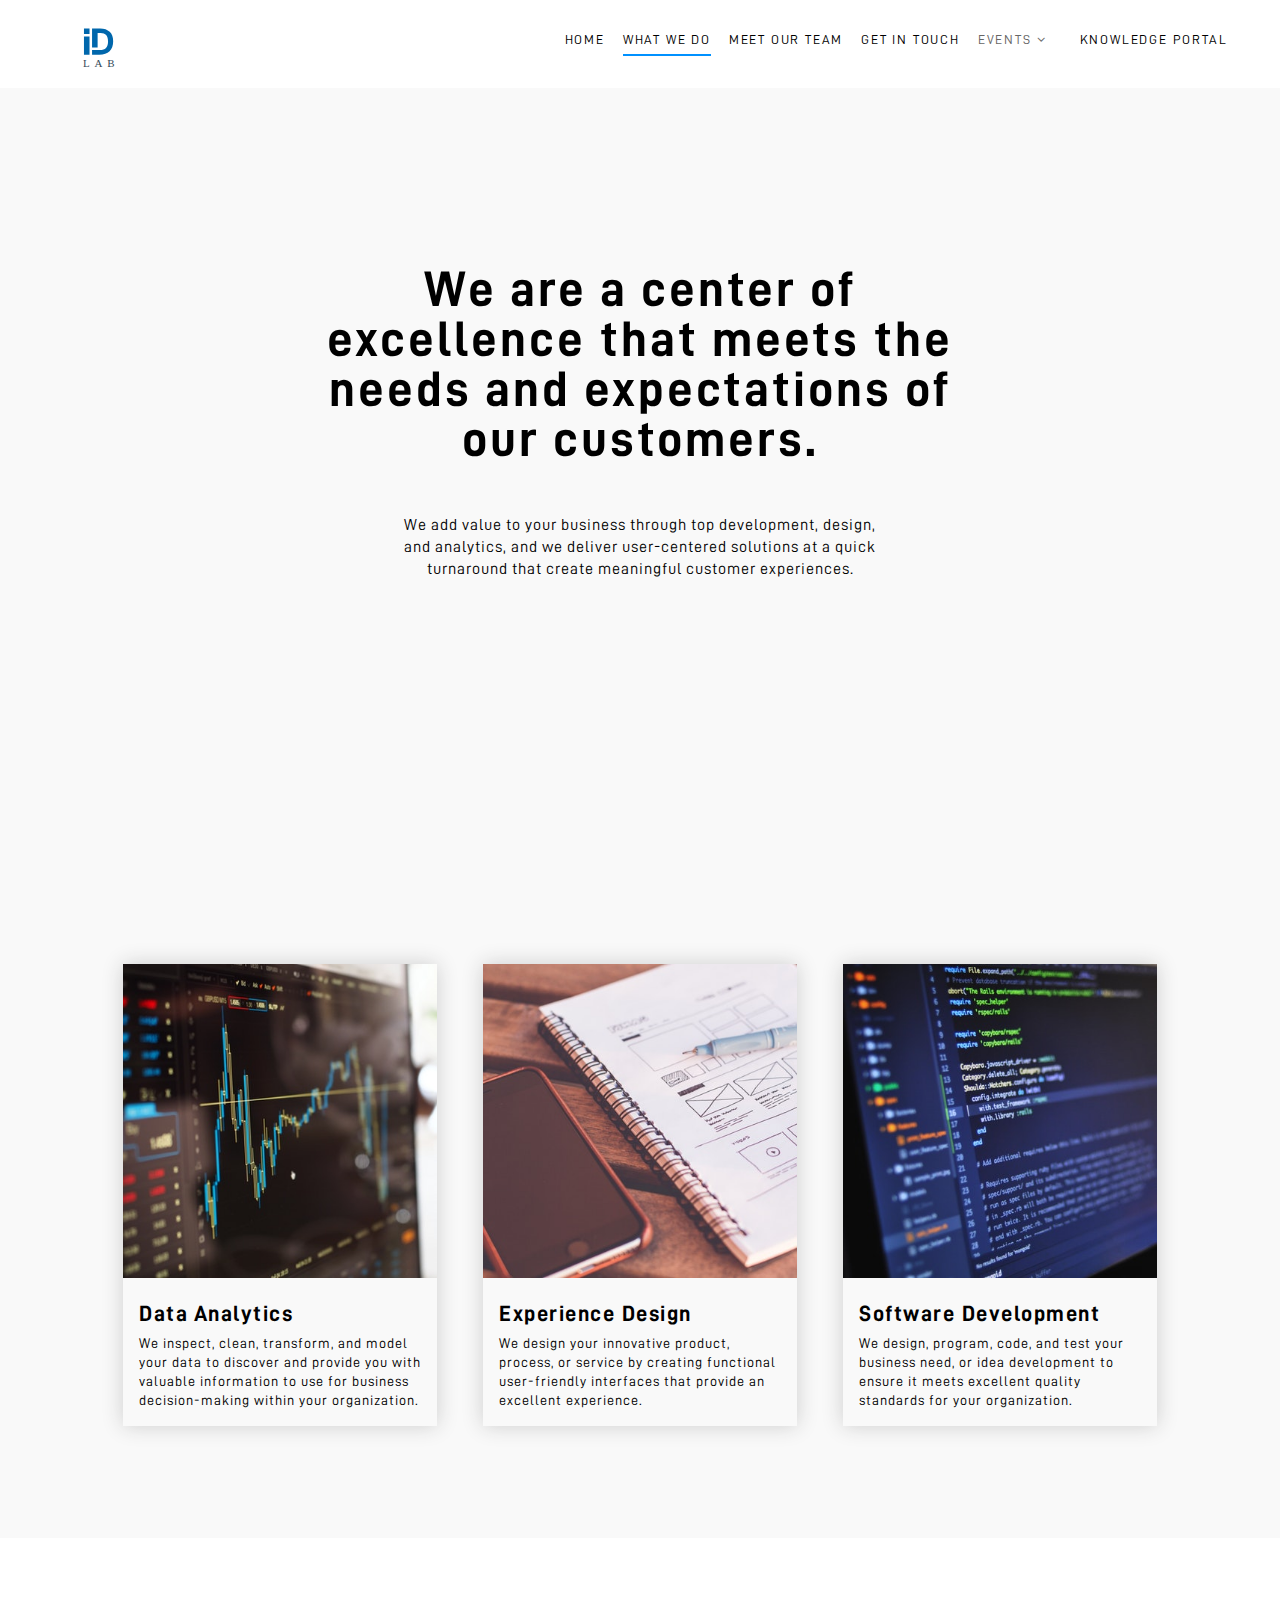
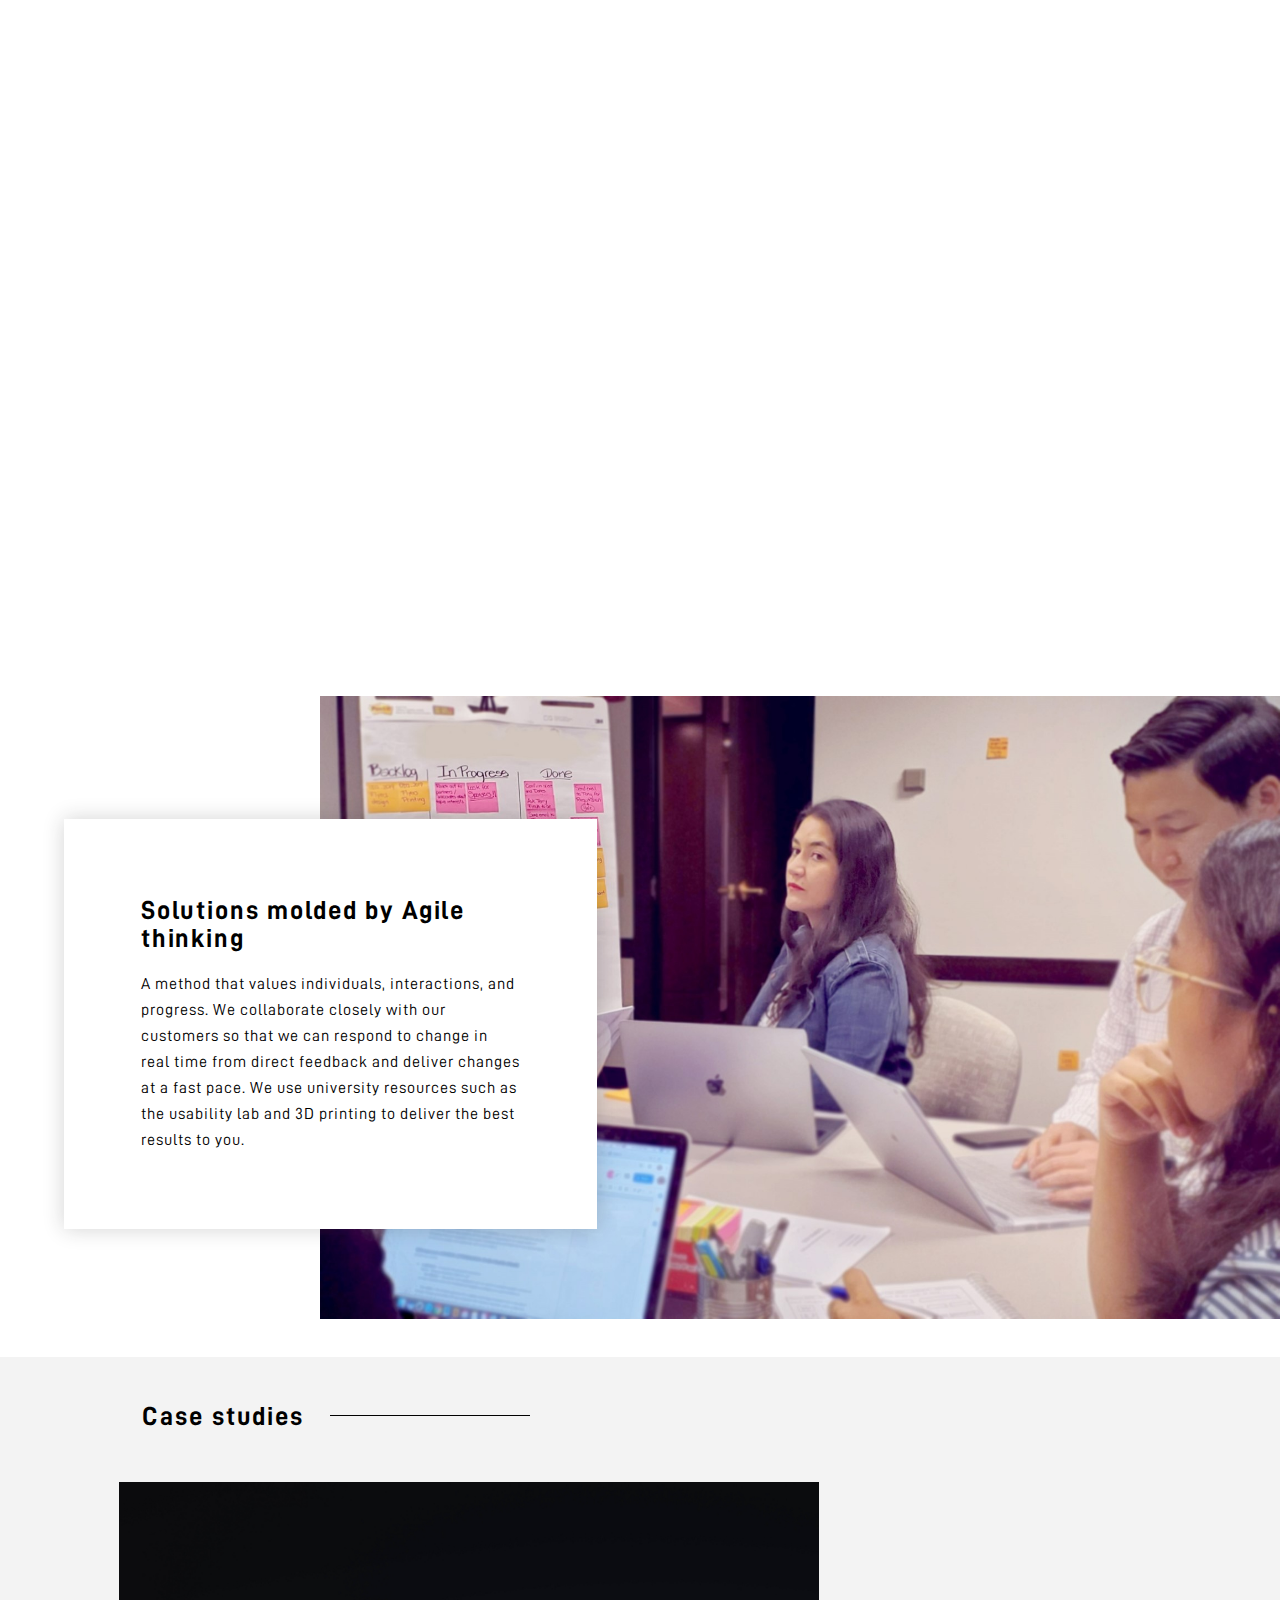
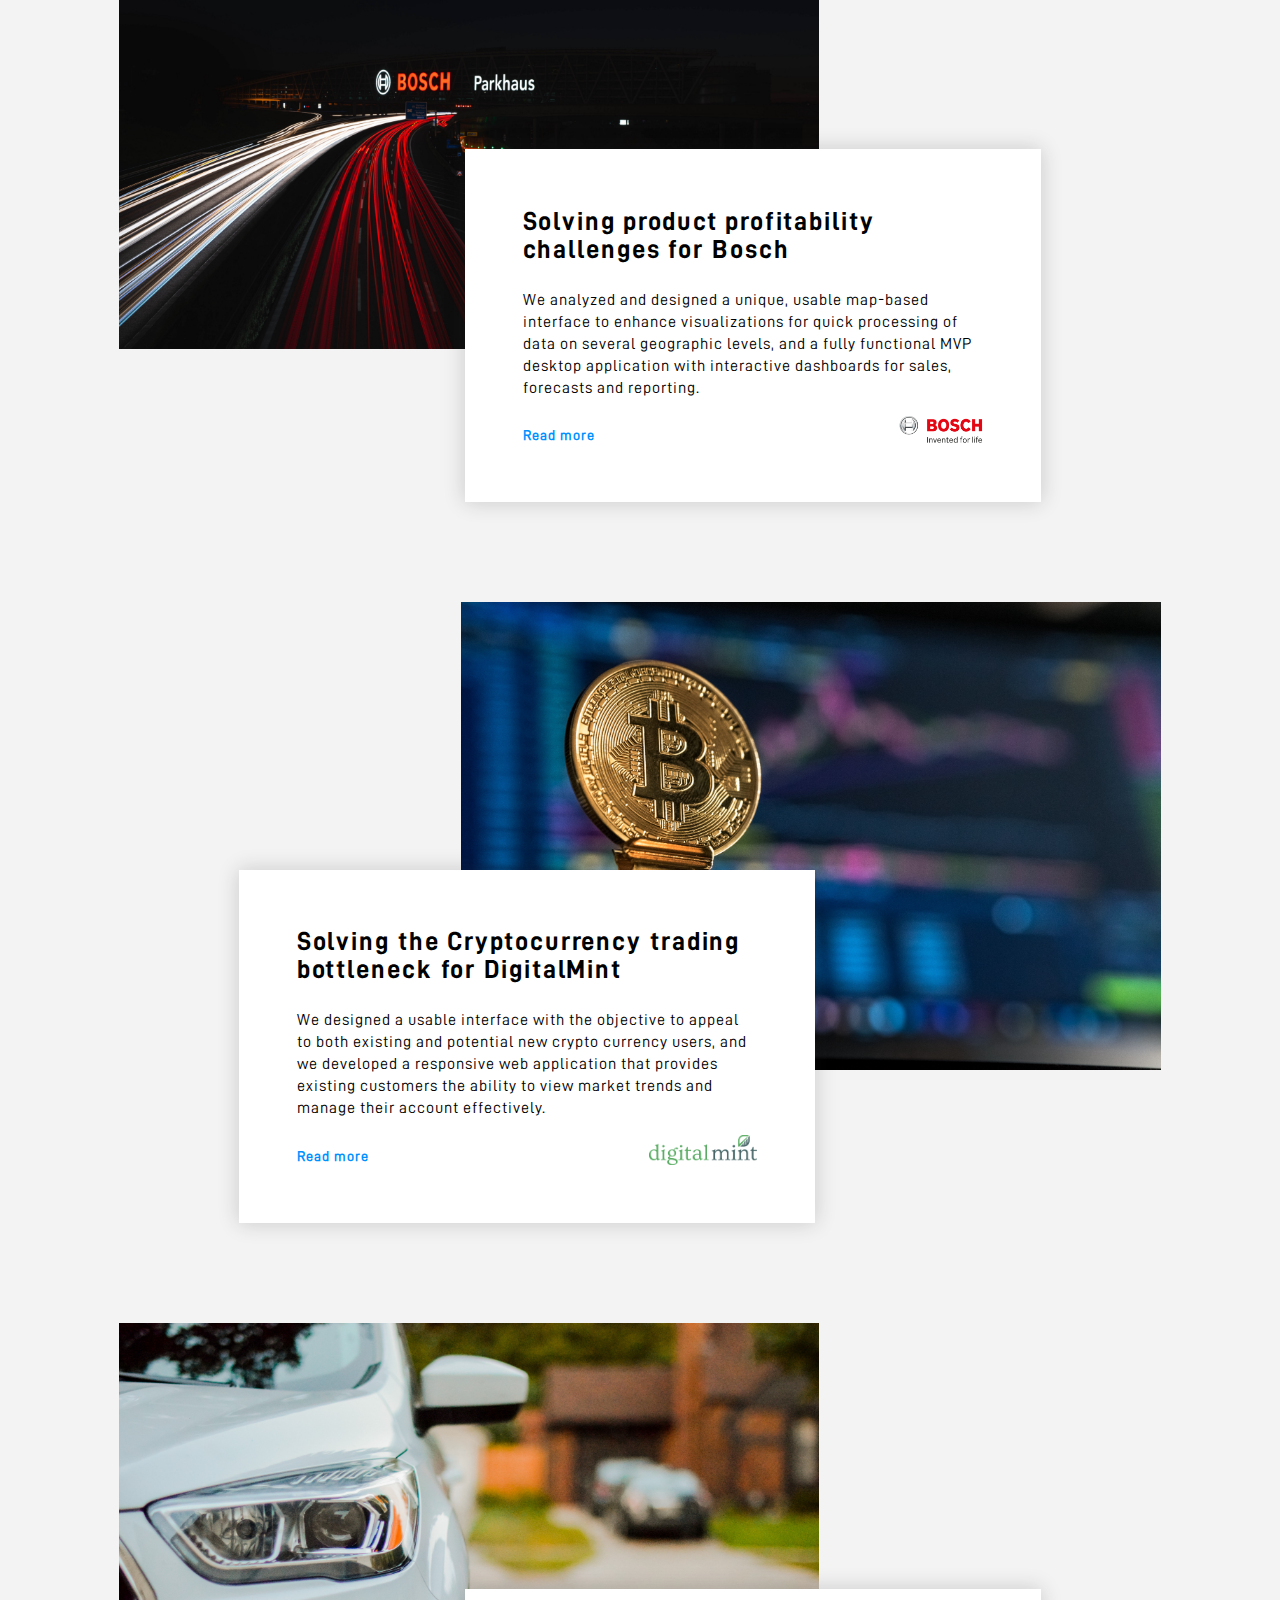
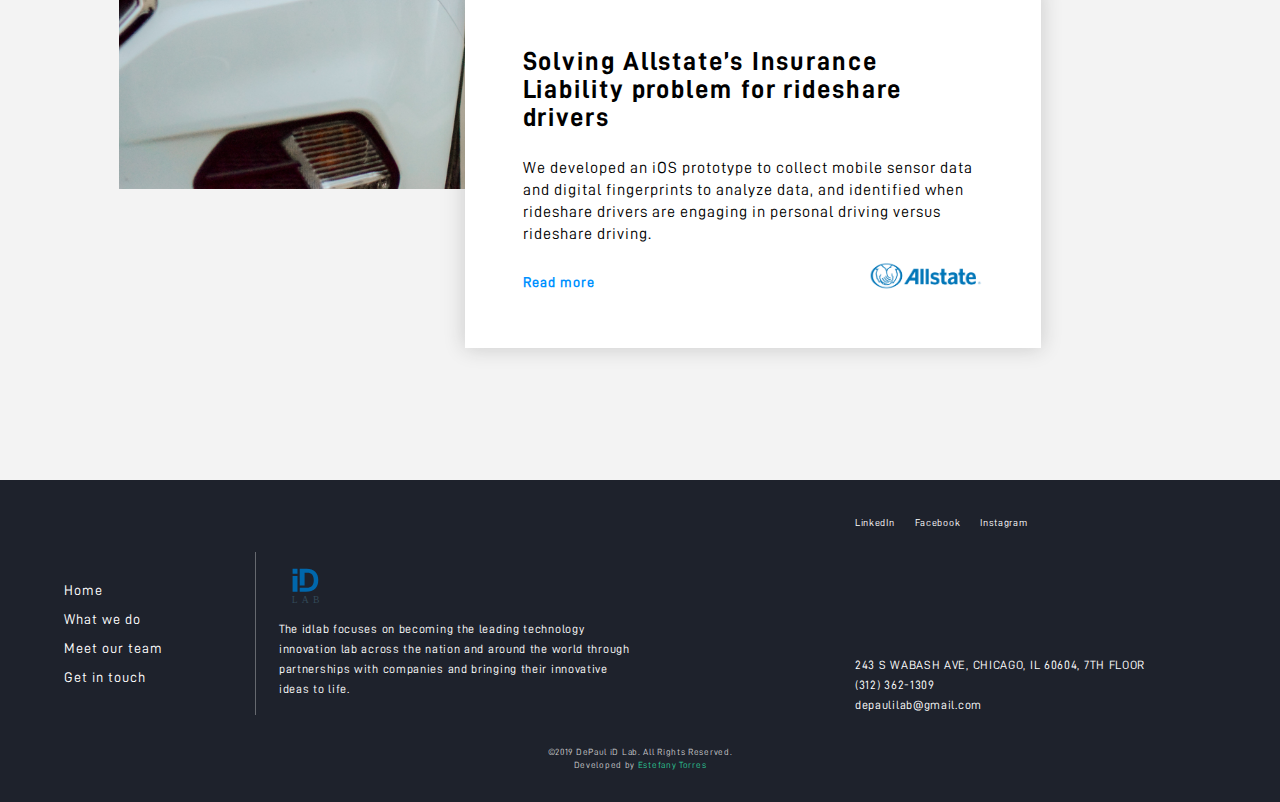
<file: what-we-do.html>
<!DOCTYPE html>
<html lang="en">
  <head>
    <meta charset="utf-8">
    <title>DePaul iD-Lab - What We Do</title>
<!--    <meta content="width=device-width, initial-scale=1.0" name="viewport">-->
    <meta content="" name="keywords">
    <meta content="" name="description">
    <meta name="viewport" content="width=device-width,initial-scale=1" />

    <!-- Favicons -->
    <link href="img/logo_iDLab_png.png" rel="icon">

    <!-- Google Fonts -->
    <link href="https://fonts.googleapis.com/css?family=Open+Sans:300,300i,400,400i,700,700i|Poppins:300,400,500,700|Playfair+Display" rel="stylesheet">

    <!-- Bootstrap CSS File -->
    <link href="lib/bootstrap/css/bootstrap.min.css" rel="stylesheet">

    <!-- Libraries CSS Files -->
    <link href="lib/font-awesome/css/font-awesome.min.css" rel="stylesheet">
    <link href="lib/line-awesome/css/line-awesome.min.css" rel="stylesheet">
    <link href="lib/animate/animate.min.css" rel="stylesheet">
    <link href="lib/d-din/d-din.css" rel="stylesheet">

    <!-- Main Stylesheet File -->
    <link href="css/style.css" rel="stylesheet">
  </head>

  <body>

    <!--==========================
    Header
    ============================-->
    <header id="header">
      <div class="container-fluid d-flex align-items-center">

        <div id="logo" class="pull-left">
          <a href="#hero"><img src="img/logo_iDLab.svg" alt="" title="" /></img></a>
          <!-- Uncomment below if you prefer to use a text logo -->
          <!--<h1><a href="#hero">Regna</a></h1>-->
        </div>

        <nav id="nav-menu-container" class="ml-auto">
          <ul class="nav-menu">
            <li><a href="index.html">Home</a></li>
            <li class="menu-active"><a href="what-we-do.html">What We Do</a></li>
            <li><a href="our-team.html">Meet Our Team</a></li>
            <li><a href="get-in-touch.html">Get In Touch</a></li>
            <li class="menu-has-children"><a>Events</a>
              <ul>
                <li><a href="https://odi2019.depaulidlab.com/" target="_blank">ODI 2019</a></li>
                <li><a href="https://odi2018.depaulidlab.com/" target="_blank">ODI 2018</a></li>
                <li><a href="https://odi2017.depaulidlab.com/" target="_blank">ODI 2017</a></li>
                <li><a href="https://agile2016.depaulidlab.com/" target="_blank">ODI 2016</a></li>
              </ul>
            </li>
            <li><a href="https://ikp.depaulidlab.com/" target="_blank">Knowledge Portal</a></li>
          </ul>
        </nav><!-- #nav-menu-container -->
      </div>
    </header><!-- #header -->

    <!--==========================
    Main
    ============================-->
    <main id="main">

      <section id="introduction">
        <div class="container-fluid">

          <div id="activity-heading">
            <div id="activity-heading-title" class="text-center txt-xl">
              We are a center of excellence that meets the needs and expectations of our customers.
            </div>
            <div id="activity-heading-text" class="text-center txt-rg">
              We add value to your business through top development, design, and analytics, and we deliver user-centered
              solutions at a quick turnaround that create meaningful customer experiences.
            </div>
          </div>

          <div id="activity-list" class="row justify-content-center">
            <div class="activity-box col-xs-12 col-sm-12 col-md-6 col-lg-4 col-xl-4 mb-5">
              <div class="activity-item px-0 mx-2 h-100">
                <img class="w-100 pb-3" src="img/data-analytics.jpg">
                <div class="activity-title px-3">Data Analytics</div>
                <div class="activity-text px-3 pb-3">
                  We inspect, clean, transform, and model your data to discover and provide you with valuable
                  information to use for business decision-making within your organization.
                </div>
              </div>
            </div>
            <div class="activity-box col-xs-12 col-sm-12 col-md-6 col-lg-4 col-xl-4 mb-5">
              <div class="activity-item px-0 mx-2 h-100">
                <img class="w-100 pb-3" src="img/experience-design.jpg">
                <div class="activity-title px-3">Experience Design</div>
                <div class="activity-text px-3 pb-3">
                  We design your innovative product, process, or service by creating functional user-friendly
                  interfaces that provide an excellent experience.
                </div>
              </div>
            </div>
            <div class="activity-box col-xs-12 col-sm-12 col-md-6 col-lg-4 col-xl-4 mb-5">
              <div class="activity-item px-0 mx-2 h-100">
                <img class="w-100 pb-3" src="img/software-development.jpg">
                <div class="activity-title px-3">Software Development</div>
                <div class="activity-text px-3 pb-3">
                  We design, program, code, and test your business need, or idea development to ensure it meets excellent quality standards for your organization.
                </div>
              </div>
            </div>
          </div>

        </div>
      </section>

      <section id="intro-video">
        <div class="container-fluid">
          <div class="row">
            <div id="intro-play" class="video-wrapper col-12">
              <iframe src="https://www.youtube.com/embed/-15_sHxo9aI?autoplay=1&controls=0&disablekb=1&loop=1&modestbranding=1&start=4&showinfo=0" frameborder="0"
                      allow="accelerometer; autoplay; encrypted-media; gyroscope; picture-in-picture" allowfullscreen>
              </iframe>
            </div>
          </div>
        </div>
      </section>

      <section id="agile-method">
        <div class="container-fluid">
          <div class="row">
            <div id="agile" class="w-100">
              <div id="agile-text" class="box-shadow d-flex flex-column justify-content-center col-xs-12 col-sm-12 col-md-12 col-lg-6 col-xl-5">
                <div id="agile-title" class="txt-lg">
                  Solutions molded by Agile thinking
                </div>
                <div id="agile-description" class="txt-rg">
                  A method that values individuals, interactions, and progress. We collaborate closely with our customers so that
                  we can respond to change in real time from direct feedback and deliver changes at a fast pace.
                  We use university resources such as the usability lab and 3D printing to deliver the best results to you.
                </div>
              </div>
              <div class="ml-auto px-0 h-100 col-xs-12 col-sm-12 col-md-12 col-lg-10 col-xl-9">
                <img id="agile-image" src="img/agile-thinking.jpg">
              </div>
            </div>
          </div>
        </div>
      </section>

      <section id="case-studies">

        <div id="case-studies-title" class="row flex-row align-items-center">
          <div class="txt-lg">Case studies</div>
          <div class="divider">
            <div class="inner"></div>
          </div>
        </div>
          <div class="row case-study case-study-left">
<!--            <img src="img/case-studies/bosch.jpg" class="case-study-image col-xs-12 col-sm-12 col-md-10d col-lg-8 col-xl-6">-->
<!--            <div class="case-study-left-text case-study-text box-shadow col-xs-12 col-sm-12 col-md-8 col-lg-6 col-xl-5">-->
            <img src="img/case-studies/bosch.jpg" class="case-study-image">
            <div class="case-study-left-text case-study-text box-shadow">
              <div class="case-study-description txt-lg">Solving product profitability challenges for Bosch</div>
              <div class="case-study-description txt-rg">
                  We analyzed and designed a unique, usable map-based interface to enhance visualizations for quick processing of data on several geographic levels, and a fully functional MVP desktop application with interactive dashboards for sales, forecasts and reporting.
              </div>
              <a target="_blank" href="https://medium.com/@depaulilab/solving-product-profitability-challenges-for-bosch-40d16265ca8b" class="btn btn-read-more no-border txt-btn">Read more</a>
              <img src="img/clients/bosch.png" alt="Bosch" class="case-study-logo">
            </div>
          </div>
          <div class="row case-study case-study-right justify-content-end">
<!--            <img src="img/case-studies/digitalmint.jpg" class="case-study-image col-xs-12 col-sm-12 col-md-10d col-lg-8 col-xl-6">-->
<!--            <div class="case-study-right-text case-study-text box-shadow col-xs-12 col-sm-12 col-md-8 col-lg-6 col-xl-5">            -->
              <img src="img/case-studies/digitalmint.jpg" class="case-study-image">
            <div class="case-study-right-text case-study-text box-shadow">
              <div class="case-study-description txt-lg">Solving the Cryptocurrency trading bottleneck for DigitalMint</div>
              <div class="case-study-description txt-rg">
                  We designed a usable interface with the objective to appeal to both existing and potential new crypto currency users, and we developed a responsive web application that provides existing customers the ability to view market trends and manage their account effectively.
              </div>
              <a target="_blank" href="https://medium.com/@depaulilab/solving-the-cryptocurrency-trading-bottleneck-for-digitalmint-9a4ce0deb840" class="btn btn-read-more no-border txt-btn">Read more</a>
              <img src="img/clients/digitalmint.png" alt="Bosch" class="case-study-logo">
            </div>
          </div>
          <div class="row case-study case-study-left">
<!--            <img src="img/case-studies/allstate.jpg" class="case-study-image col-xs-12 col-sm-12 col-md-10d col-lg-8 col-xl-6">-->
<!--            <div class="case-study-left-text case-study-text box-shadow col-xs-12 col-sm-12 col-md-8 col-lg-6 col-xl-5">-->
            <img src="img/case-studies/allstate.jpg" class="case-study-image">
            <div class="case-study-left-text case-study-text box-shadow">
              <div class="case-study-description txt-lg">Solving Allstate’s Insurance Liability problem for rideshare drivers</div>
              <div class="case-study-description txt-rg">
                  We developed an iOS prototype to collect mobile sensor data and digital fingerprints to analyze data, and identified when rideshare drivers are engaging in personal driving versus rideshare driving.
              </div>
              <a target="_blank" href="https://medium.com/@depaulilab/solving-allstates-insurance-liability-problem-for-rideshare-drivers-fdc0dc45e857" class="btn btn-read-more no-border txt-btn">Read more</a>
              <img src="img/clients/allstate.png" alt="Bosch" class="case-study-logo">
            </div>
          </div>
        </div>
      </section>

    </main>

    <!--==========================
    Footer
    ============================-->
    <footer id="footer">

      <div class="container-fluid">
        <div class="row flex-row-reverse">
          <div id="footer-social" class="col-xs-12 col-sm-12 col-md-6 col-lg-5 col-xl-4">
            <a id="footer-linkedin" target="_blank" href="https://www.linkedin.com/company/depaul-innovation-lab/">LinkedIn</a>
            <a id="footer-facebook" target="_blank" href="https://www.facebook.com/depaulidlab">Facebook</a>
            <a id="footer-instagram" target="_blank" href="https://www.instagram.com/depaulidlab/">Instagram</a>
            <!--                <a id="footer-twitter" href="#">Twitter</a>-->
            <!--                <a id="footer-medium" href="#">Medium</a>-->
          </div>
        </div>
        <br>
        <div class="row">
          <div id="footer-left" class="col-xs-12 col-sm-12 col-md-2 col-lg-2 col-xl-2 d-flex flex-column justify-content-center pl-0">
            <a href="index.html">Home</a>
            <a href="what-we-do.html">What we do</a>
            <a href="our-team.html">Meet our team</a>
            <a href="get-in-touch.html">Get in touch</a>
          </div>
          <div id="footer-middle" class="col-xs-12 col-sm-12 col-md-5 col-lg-5 col-xl-6">
            <img src="img/logo_iDLab.svg">
            <div id="footer-text" class="col-xs-12 col-sm-12 col-md-12 col-lg-9 col-xl-8">
              The idlab focuses on becoming the leading technology innovation lab across the nation and around the world through partnerships with companies and bringing their innovative ideas to life.
            </div>
          </div>
          <div id="footer-right" class="col-xs-12 col-sm-12 col-md-5 col-lg-5 col-xl-4 d-flex flex-column justify-content-end">
            <div id="footer-address">243 S WABASH AVE, CHICAGO, IL 60604, 7TH FLOOR</div>
            <div id="footer-phone">(312) 362-1309</div>
            <div id="footer-email">depaulilab@gmail.com</div>
          </div>
        </div>
      </div>

      <br>

      <div class="container">
        <div class="credits">
          &copy;2019 DePaul iD Lab. All Rights Reserved.<br>
          Developed by <a href="http://www.estefanytorres.com/">Estefany Torres</a>
        </div>
      </div>

    </footer><!-- #footer -->

    <a href="#" class="back-to-top"><i class="fa fa-chevron-up"></i></a>

    <!-- JavaScript Libraries -->
    <script src="lib/jquery/jquery.min.js"></script>
    <script src="lib/jquery/jquery-migrate.min.js"></script>
    <script src="lib/bootstrap/js/bootstrap.bundle.min.js"></script>
    <script src="lib/easing/easing.min.js"></script>
    <script src="lib/wow/wow.min.js"></script>
    <script src="lib/waypoints/waypoints.min.js"></script>
    <script src="lib/counterup/counterup.min.js"></script>
    <script src="lib/superfish/hoverIntent.js"></script>
    <script src="lib/superfish/superfish.min.js"></script>

    <!-- Contact Form JavaScript File -->
    <script src="contactform/contactform.js"></script>

    <!-- Template Main Javascript File -->
    <script src="js/main.js"></script>

    <!-- Page custom Javascript -->
    <script type="text/javascript">
    jQuery(document).ready(function ($) {
      var videoPlayButton,
      videoWrapper = document.getElementsByClassName('video-wrapper')[0],
      video = document.getElementsByTagName('video')[0],
      videoMethods = {
        renderVideoPlayButton: function() {
          if (videoWrapper.contains(video)) {
            this.formatVideoPlayButton()
            video.classList.add('has-media-controls-hidden')
            videoPlayButton = document.getElementsByClassName('video-overlay-play-button')[0]
            videoPlayButton.addEventListener('click', this.hideVideoPlayButton)
          }
        },

        formatVideoPlayButton: function() {
          videoWrapper.insertAdjacentHTML('beforeend', '\
          <svg class="video-overlay-play-button" viewBox="0 0 200 200" alt="Play video">\
          <circle cx="100" cy="100" r="90" fill="none" stroke-width="15" stroke="#fff"/>\
          <polygon points="70, 55 70, 145 145, 100" fill="#fff"/>\
          </svg>\
          ')
        },

        hideVideoPlayButton: function() {
          video.play()
          videoPlayButton.classList.add('is-hidden')
          video.classList.remove('has-media-controls-hidden')
          video.setAttribute('controls', 'controls')
        }
      }
      videoMethods.renderVideoPlayButton();
    });
    </script>

  </body>

</html>
</file>
<file: lib/d-din/d-din.css>
/* #### Generated By: http://www.cufonfonts.com #### */

@font-face {
font-family: 'D-DIN Regular';
font-style: normal;
font-weight: normal;
src: local('D-DIN Regular'), url('D-DIN.woff') format('woff');
}


@font-face {
font-family: 'D-DIN DIN-Italic';
font-style: normal;
font-weight: normal;
src: local('D-DIN DIN-Italic'), url('D-DIN-Italic.woff') format('woff');
}


@font-face {
font-family: 'D-DIN DIN-Bold';
font-style: normal;
font-weight: normal;
src: local('D-DIN DIN-Bold'), url('D-DIN-Bold.woff') format('woff');
}


@font-face {
font-family: 'D-DIN Condensed Regular';
font-style: normal;
font-weight: normal;
src: local('D-DIN Condensed Regular'), url('D-DINCondensed.woff') format('woff');
}


@font-face {
font-family: 'D-DIN Exp Regular';
font-style: normal;
font-weight: normal;
src: local('D-DIN Exp Regular'), url('D-DINExp.woff') format('woff');
}


@font-face {
font-family: 'D-DIN Exp DINExp-Italic';
font-style: normal;
font-weight: normal;
src: local('D-DIN Exp DINExp-Italic'), url('D-DINExp-Italic.woff') format('woff');
}


@font-face {
font-family: 'D-DIN Condensed DINCondensed-Bold';
font-style: normal;
font-weight: normal;
src: local('D-DIN Condensed DINCondensed-Bold'), url('D-DINCondensed-Bold.woff') format('woff');
}


@font-face {
font-family: 'D-DIN Exp DINExp-Bold';
font-style: normal;
font-weight: normal;
src: local('D-DIN Exp DINExp-Bold'), url('D-DINExp-Bold.woff') format('woff');
}
</file>
<file: css/style.css>
/*

Depaul IDLab website css
Developer: Estefany Torres
Email: e.torresamesty@gmail.com
Date: 09/2019

Version   | Date      | Developer         | Changes
------------------------------------------------------------------------------------------------------------------------
v1.0       06/2019      Estefany Torres     Initial launch, styles 80% developed by Mahmoud Shehabeldin


File Structure
-----------------------------
- General styles
- Header
+ Bodies
  - Home page
  - What we do page
  - Our team page
  - Get in touch page
- Footer

*/



/*----------------------------------------------------------------------------------------------------------------------
----------------------------------------------- General styles ---------------------------------------------------------
----------------------------------------------------------------------------------------------------------------------*/

body {
  background: #fff;
  color: #666666;
  font-family: "Open Sans", sans-serif;
}
a {
  color: #2dc997;
}
a:hover, a:active, a:focus {
  color: #2dca98;
  outline: none;
  text-decoration: none;
}
p {
  padding: 0;
  margin: 0 0 30px 0;
}
h1, h2, h3, h4, h5, h6 {
  font-family: "Poppins", sans-serif;
  font-weight: 400;
  margin: 0 0 20px 0;
  padding: 0;
}
*,
*::before,
*::after {
  box-sizing: border-box;
  -webkit-font-smoothing: antialiased;
  -moz-osx-font-smoothing: grayscale;
  text-rendering: optimizeLegibility;
}

.uppercase {
  text-transform: uppercase;
}
.no-radius {
  -webkit-border-radius: 0 !important;
  -moz-border-radius: 0 !important;
  border-radius: 0 !important;
}
.no-border {
  border: none;
}
.left-sapce {
  margin-left: 10px;
}
.orange {
  color: orange;
}/**/
.center-align {
  text-align: center;
}
.btn-arrow {
  position: relative;
  font-weight: bold;
}
.btn-arrow-filled {
  padding-right: 10% !important;
  position: relative;
}
.btn-arrow-filled span {
  position: absolute;
  top: 32%;
  margin-left: 10px;
  -webkit-transition: all 0.3s ease 0s;
  -moz-transition: all 0.3s ease 0s;
  -o-transition: all 0.3s ease 0s;
  transition: all 0.3s ease 0s;
}
.btn-arrow-filled:hover span {
  margin-left: 20px;
}
.btn-arrow span {
  position: absolute;
  top: 30%;
  margin-left: 5px;
  -webkit-transition: all 0.3s ease 0s;
  -moz-transition: all 0.3s ease 0s;
  -o-transition: all 0.3s ease 0s;
  transition: all 0.3s ease 0s;
}
.btn-arrow:hover span {
  margin-left: 15px;
}
.welcome-text {
  padding: 7px 0;
  margin-bottom: 9px;
}
.font-welcome-normal {
  font-family: 'Work Sans', sans-serif;
  font-size: 12px;
  letter-spacing: 1px;
  line-height: 20px;
}
.font-welcome-button {
  font-family: 'Work Sans', sans-serif;
  letter-spacing: 1px;
  line-height: 14px;
  color: #0182FF;
}
.inner {
  width: 200px;
  border-bottom: 1px solid black;
}
.height-40 {
  height: 40%;
  width: 100%;
}
.height-50 {
  height: 50%;
  width: 100%;
}
.height-60 {
  height: 60%;
  width: 100%;
}
.no-padding-right-left {
  padding-left: 0 !important;
  padding-right: 0 !important;
}
.center {
  margin: 0 auto;
  text-align: center;
  width: 100%;
  position: absolute;
  left: 50%;
  top: 50%;
  transform: translate(-50%, -50%);
}

/* ------- UI ------- */
#preloader {
  position: fixed;
  left: 0;
  top: 0;
  z-index: 999;
  width: 100%;
  height: 100%;
  overflow: visible;
  background: #fff url("../img/preloader.svg") no-repeat center center;
}
.back-to-top {
  position: fixed;
  display: none;
  background: rgba(0, 0, 0, 0.2);
  color: #fff;
  padding: 6px 12px 9px 12px;
  font-size: 16px;
  border-radius: 2px;
  right: 15px;
  bottom: 15px;
  transition: background 0.5s;
}
.back-to-top:focus {
  background: rgba(0, 0, 0, 0.2);
  color: #fff;
  outline: none;
}
.back-to-top:hover {
  background: #0091FF;
  color: #fff;
}
@media (max-width: 768px) {
  .back-to-top {
    bottom: 15px;
  }
}

/* ------- GENERAL TEXT STYLES ------- */
.btm-box-title {
  font-family: 'D-DIN DIN-Bold', serif;
  font-size: 34px;
  letter-spacing: 2px;
  line-height: 42px;
  color: black;
}
.btm-box-text {
  font-family: 'D-DIN Regular', serif;
  font-size: 14px;
  letter-spacing: 1px;
  line-height: 24px;
  color: black;
}
.txt-box-btn {
  font-family: 'D-DIN Regular', serif;
  font-size: 12px;
  letter-spacing: 1px;
  line-height: 13px;
}
.txt-btn {
  font-family: 'D-DIN Regular', serif;
  font-size: 14px;
  letter-spacing: 1px;
  line-height: 15px;
}
.txt-xl {
  font-family: 'D-DIN DIN-Bold', serif;
  font-size: 40px;
  line-height: 50px;
  letter-spacing: 2px;
  color: black;
}
.txt-lg {
  font-family: 'D-DIN DIN-Bold', serif;
  font-size: 26px;
  letter-spacing: 1.9px;
  line-height: 28px;
  color: black;
}
.txt-md {
  font-family: 'D-DIN DIN-Bold', serif;
  font-size: 22px;
  letter-spacing: 1.9px;
  line-height: 24px;
  color: black;
}
.txt-rg {
  font-family: 'D-DIN Regular', serif;
  font-size: 14px;
  color: black;
  letter-spacing: 1px;
  line-height: 20px;
}

@media (min-width: 768px) {
  .txt-xl {
    font-size: 55px;
    line-height: 73px;
    letter-spacing: 4px;
  }
  .txt-rg {
    font-size: 16px;
    letter-spacing: 1px;
    line-height: 22px;
  }
}


/*----------------------------------------------------------------------------------------------------------------------
--------------------------------------------------- HEADER -------------------------------------------------------------
----------------------------------------------------------------------------------------------------------------------*/

#header {
  padding: 15px 0;
  position: fixed;
  left: 0;
  top: 0;
  right: 0;
  transition: all 0.5s;
  z-index: 997;
  background: white;
}
#header #logo {
  float: left;
  padding-left: 55px;
}
#header #logo img {
  width: 55px;
  height: 58px;
}
#header #logo h1 {
  font-size: 36px;
  margin: 0;
  padding: 6px 0;
  line-height: 1;
  font-family: "Poppins", sans-serif;
  font-weight: 700;
  letter-spacing: 3px;
  text-transform: uppercase;
}
#header #logo h1 a, #header #logo h1 a:hover {
  color: #fff;
}
#header #logo img {
  padding: 0;
  margin: 0;
}
#header.header-fixed {
  background: rgba(255,255,255, 0.9);
  padding: 15px 0;
  transition: all 0.5s;
}

@media (max-width: 768px) {
  #header #logo h1 {
    font-size: 26px;
  }
  #header #logo img {
    max-height: 40px;
  }
  #header #logo {
    padding-left: 0;
  }
}

/* ------- HERO ------- */
#hero {
  width: 100%;
  height: 100vh;
  /*background: url(../img/hero-bg.jpg) top center;*/
  background-size: cover;
  position: relative;
}
#hero:before {
  content: "";
  background: rgba(0, 0, 0, 0.6);
  position: absolute;
  bottom: 0;
  top: 0;
  left: 0;
  right: 0;
}
#hero .hero-container {
  position: absolute;
  bottom: 0;
  top: 0;
  left: 0;
  right: 0;
  display: flex;
  justify-content: center;
  align-items: center;
  flex-direction: column;
  text-align: center;
}
#hero h1 {
  margin: 30px 0 10px 0;
  font-size: 48px;
  font-weight: 700;
  line-height: 56px;
  text-transform: uppercase;
  color: #fff;
}
#hero h2 {
  color: #eee;
  margin-bottom: 50px;
  font-size: 24px;
}
#hero .btn-get-started {
  font-family: "Poppins", sans-serif;
  text-transform: uppercase;
  font-weight: 500;
  font-size: 16px;
  letter-spacing: 1px;
  display: inline-block;
  padding: 8px 28px;
  border-radius: 50px;
  transition: 0.5s;
  margin: 10px;
  border: 2px solid #fff;
  color: #fff;
}
#hero .btn-get-started:hover {
  background: #2dc997;
  border: 2px solid #2dc997;
}

@media (min-width: 1025px) {
  #hero {
    background-attachment: fixed;
  }
  .btn-business span {
    top: 35%;
  }
}
@media (max-width: 768px) {
  #hero h1 {
    font-size: 28px;
    line-height: 36px;
  }
  #hero h2 {
    font-size: 18px;
    line-height: 24px;
    margin-bottom: 30px;
  }
}

/* ------- NAV BAR ------- */
.nav-menu, .nav-menu * {
  margin: 0;
  padding: 0;
  list-style: none;
}
.nav-menu ul {
  position: absolute;
  display: none;
  top: 100%;
  left: 0;
  z-index: 99;
}
.nav-menu li {
  font-family: 'D-DIN DIN-Bold', serif;
  font-size: 12px;
  line-height: 13px;
  letter-spacing: 1.8px;
  position: relative;
  white-space: nowrap;
}
.nav-menu > li {
  float: left;
  margin-left: 18px;
}
.nav-menu li:hover > ul,
.nav-menu li.sfHover > ul {
  display: block;
}
.nav-menu ul ul {
  top: 0;
  left: 100%;
}
.nav-menu ul li {
  min-width: 180px;
}
.nav-menu a {
  padding-bottom: 10px;
  text-decoration: none;
  display: inline-block;
  color: #000;
  font-family: "D-DIN Regular", sans-serif;
  font-weight: 400;
  text-transform: uppercase;
  font-size: 13px;
  outline: none;
}
.nav-menu > li > a:before {
  content: "";
  position: absolute;
  width: 100%;
  height: 2px;
  bottom: 0;
  left: 0;
  background-color: #0091FF;
  visibility: hidden;
  -webkit-transform: scaleX(0);
  transform: scaleX(0);
  -webkit-transition: all 0.3s ease-in-out 0s;
  transition: all 0.3s ease-in-out 0s;
}
.menu-has-children > a:before {
  background-color: white !important;
}
.nav-menu a:hover:before, .nav-menu li:hover > a:before, .nav-menu .menu-active > a:before {
  visibility: visible;
  -webkit-transform: scaleX(1);
  transform: scaleX(1);
}
.nav-menu ul {
  margin: 4px 0 0 0;
  border: 1px solid #e7e7e7;
}
.nav-menu ul li {
  background: #fff;
}
.nav-menu ul li:first-child {
  border-top: 0;
}
.nav-menu ul li a {
  padding: 10px;
  color: #333;
  transition: 0.3s;
  display: block;
  font-size: 13px;
  text-transform: none;
}
.nav-menu ul li a:hover {
  /* background: #2dc997; */
  background: #0091FF;
  color: #fff;
}
.nav-menu ul ul {
  margin: 0;
}
.sf-arrows .sf-with-ul {
  padding-right: 30px;
}
.sf-arrows .sf-with-ul:after {
  content: "\f107";
  position: absolute;
  right: 15px;
  font-family: FontAwesome;
  font-style: normal;
  font-weight: normal;
}
.sf-arrows ul .sf-with-ul:after {
  content: "\f105";
}
#nav-menu-container {
  float: right;
  margin: 0px 3%;
}

@media (max-width: 992px) {
  #nav-menu-container {
    display: none;
  }
}

/* ------- MOBILE NAV BAR ------- */
#mobile-nav-toggle {
  position: fixed;
  right: 0;
  top: 0;
  z-index: 999;
  margin: 20px 20px 0 0;
  border: 0;
  background: none;
  font-size: 24px;
  display: none;
  transition: all 0.4s;
  outline: none;
  cursor: pointer;
}
#mobile-nav-toggle i {
  color: #000;
}
#mobile-nav-toggle i.fa-times {
  color: #fff;
}
#mobile-nav {
  position: fixed;
  top: 0;
  padding-top: 18px;
  bottom: 0;
  z-index: 998;
  background: rgba(225, 225, 225, 0.9);
  left: -260px;
  width: 260px;
  overflow-y: auto;
  transition: 0.4s;
}
#mobile-nav ul {
  padding: 0;
  margin: 0;
  list-style: none;
}
#mobile-nav ul li {
  position: relative;
}
#mobile-nav ul li a {
  color: #000;
  font-size: 16px;
  overflow: hidden;
  padding: 10px 22px 10px 15px;
  position: relative;
  text-decoration: none;
  width: 100%;
  display: block;
  outline: none;
}
#mobile-nav ul li a:hover {
  color: #0182FF;
}
#mobile-nav ul li li {
  padding-left: 30px;
}
#mobile-nav ul .menu-has-children i {
  position: absolute;
  right: 0;
  z-index: 99;
  padding: 15px;
  cursor: pointer;
  color: #000;
}
#mobile-nav ul .menu-has-children i.fa-chevron-up {
  color: #0182FF;
}
#mobile-nav ul .menu-item-active {
  color: #0182FF;
}
#mobile-body-overly {
  width: 100%;
  height: 100%;
  z-index: 997;
  top: 0;
  left: 0;
  position: fixed;
  background: rgba(52, 59, 64, 0.9);
  display: none;
}
body.mobile-nav-active {
  overflow: hidden;
}
body.mobile-nav-active #mobile-nav {
  left: 0;
}
body.mobile-nav-active #mobile-nav-toggle {
  color: #fff;
}

@media (max-width: 992px) {
  #mobile-nav-toggle {
    display: inline;
  }
}


/*----------------------------------------------------------------------------------------------------------------------
--------------------------------------------------- BODIES -------------------------------------------------------------
----------------------------------------------------------------------------------------------------------------------*/

/*----------------------------------------------------------------------------------------------------------------------
# Home Page
----------------------------------------------------------------------------------------------------------------------*/

/* ------- ABOUT SECTION ------- */
#particles-js {
  background-color: white;
  z-index: -1;
  position: absolute;
}
#about {
  width: 100%;
  min-height: 100vh;
  background: rgba(216, 216, 216, 0);
}
#welcome-heading {
  padding: calc(70px + 5%) 10% 0;
  height: calc((100vh - 180px));
}
#lab-name {
    font-family: 'D-DIN Regular', serif;
    font-size: 12px;
    line-height: 15px;
    letter-spacing: 1px;
    margin-top: 15px;
    color: #0182FF;
}
#btn-welcome {
  text-align: center;
  font-family: 'D-DIN DIN-Bold', serif;
  font-size: 12px;
  line-height: 13px;
  letter-spacing: 2.5px;
  background: #0182FF;
  color: white;
  padding: 10px 25px;
  position: relative;
}
#btn-welcome span {
  font-size: 14px;
  position: absolute;
  top: 30%;
  margin-left: 10px;
  -webkit-transition: all 0.3s ease 0s;
  -moz-transition: all 0.3s ease 0s;
  -o-transition: all 0.3s ease 0s;
  transition: all 0.3s ease 0s;
}
#btn-welcome:hover span {
  margin-left: 20px;
}

#bottom-arrow {
  margin: 5em 0 2em 0;
  height: 100%;
}
#button-arrow {
  display: flex;
  margin: auto;
  width: 50px;
  height: 50px;
  border-radius: 50%;
  background: #FF8C00;
}
#button-arrow a {
  display: flex;
  margin: auto;
  color: white;
}

@media(min-width: 768px) {
  #welcome-heading {
    padding-top: calc(70px + 15vh);
  }
  #lab-name {
    font-size: 14px;
  }
}

/* ------- STRATEGIES SECTION ------- */
#strategies-text {
  background-color: rgb(15, 20, 41);
  padding: 2em;
}
.strategies-title {
  margin-bottom: 5%;
}
.strategies-description {
  letter-spacing: 1px;
  justify-content: center;
}
.btn-case-studies {
  padding-left: 0 !important;
  color: #FF8C00 !important;
  margin: 3% 0;
}
.strategies-image-div {
  padding-left: 0 !important;
  padding-right: 0 !important;
}
.strategies-image {
  width: 100%;
  height: 100%;
}

@media (min-width: 768px) {
  #strategies-text {
    padding: 8% 5%;
  }
}

/* ------- FOUNDATION SECTION ------- */
#foundation-pic img{
  width: 100% !important;
  height: 30%;
  margin-top: 2em;
}
#foundation-text {
  z-index: -1;
}
#foundation-title {
  font-family: 'D-DIN DIN-Bold', serif;
  font-size: 26px;
  color: #0E0E0E;
  letter-spacing: 2px;
  text-align: center;
  padding: 2em 0
}
#foundation-description {
  padding: 2em;
  background: #EFF0F1;
  font-family: 'D-DIN Regular', serif;
  font-size: 14px;
  color: #000000;
  letter-spacing: 1px;
  line-height: 30px;
}
.divider {
  display: none;
}

@media (min-width: 768px) {
  #foundation-yele {
    padding: 5em;
    min-height: 900px;
  }
  #foundation-text {
    position: absolute;
    top: 100px;
    right: 35%;
    width: 450px;
  }
  #foundation-title {
    margin-left: 2em;
  }
  .inner {
    width: 120px;
  }
  #foundation-description {
    padding: 3em;
  }
  #foundation-pic {
    position: absolute;
    left: 60%;
    width: 250px;
  }
  #foundation-pic img {
    width: 250px;
  }
  .divider {
    display: inherit;
    margin-left: 1em;
  }
}
@media (min-width: 1200px) {
  #foundation-text {
    top: 200px;
    right: 40%;
    width: 570px;
  }
  #foundation-title {
    margin-left: 3em;
  }
  .inner {
    width: 200px;
  }
  #foundation-description {
    padding: 5em;
  }
  #foundation-pic {
    left: 55%;
    width: 350px;
  }
  #foundation-pic img {
    width: 350px;
  }
}


/* ------- OUR THINKING SECTION ------- */
#our-thinking h2 {
  color: #0182FF;
}
#our-thinking-title {
  margin: 2em auto;
  text-align: center;
}
#our-thinking-background {
  margin: 0 5%;
  width: 90%;
}
#our-thinking-1 {
  background-color: white;
  padding: 3em;
  margin-bottom: 1em;
  box-shadow: 0 2px 40px 0 rgba(0,0,0,0.15);
  height: 100%;
}
#our-thinking-2 {
  background-color: white;
  padding: 3em;
  margin-bottom: 1em;
  box-shadow: 0 2px 40px 0 rgba(0,0,0,0.15);
  height: 100%;
}

@media (min-width: 768px) {
  #our-thinking-title {
    margin: 2em 0 1em 30%;
    text-align: right;
  }
  #our-thinking-box {
    position: absolute;
    left: calc((100% - 768px)/2);
    height: 500px;
    width: 768px;
    background: url('../img/our-thinking.jpg') no-repeat;
    background-size: cover;
  }
  #our-thinking-background {
    max-width: 950px;
    margin: 0 auto 5em;
  }
  #our-thinking-1 {
    margin: 0;
    position: relative;
    top: -8em;
    left: 50%;
    min-height: 350px;
  }
  #our-thinking-2 {
    margin: 0;
    position: relative;
    top: 16em;
    right: 50%;
    min-height: 300px;
  }
  #our-thinking-heading {
    margin-top: 50px;
  }
}

@media (min-width: 1025px) {
  #our-thinking-box {
    left: calc((100% - 850px)/2);
    width: 850px;
  }
}

/* ------- OUR CLIENTS SECTION ------- */
#our-clients {
  padding: 2em;
}
#our-clients-title {
  font-family: 'D-DIN DIN-Bold', serif;
  font-size: 26px;
  letter-spacing: 2px;
  line-height: 28px;
  color: black;
  margin-top: 127px;
  margin-bottom: 60px;
}
#our-clients-list {

  display: grid;
  grid-template-columns: 1fr;
  grid-template-rows: 160px;
  grid-column-gap: 1em;
  grid-row-gap: 1em;
}
@media (min-width: 768px) {
  #our-clients {
    padding: 10em 5em;
  }
  #our-clients-list {
    grid-template-columns: 1fr 1fr;
  }
}
@media (min-width: 992px) {
  #our-clients-list {
    grid-template-columns: 1fr 1fr 1fr;
  }
}
/* ------- LEADERSHIP SECTION ------- */
#leadership {
  background: rgba(216, 216, 216, .16);
}
#leadership-title {
  margin-top: 10%;
  margin-bottom: 5%;
}
#leadership-text {
  padding-bottom: 5%;
}
.leadership-group {
  /*padding: 1% 0;*/
  padding: 0 5% 10%;
}
.leadership-item {
  transition: box-shadow .3s;
  box-shadow: 0 2px 40px 0 rgba(0,0,0,0.04);
  margin: 29px 15px;
  background: #fff;
  position:relative;
  padding: 0;
}
.leadership-item img {
  width: 100%;
  /*filter: gray;*/
  /*-webkit-filter: grayscale(1);*/
  -webkit-transition: all .8s ease-in-out;
}
.leadership-item img:hover {
  filter: none;
  -webkit-filter: grayscale(0);
  -webkit-transform: scale(1.01);
}
.leadership-item:hover {
  box-shadow: 0 0 20px rgba(33,33,33,.3);
}
.board-name {
  font-family: 'D-DIN DIN-Bold', serif;
  font-size: 16px;
  letter-spacing: 1.2px;
  line-height: 17px;
  color: black;
  padding: 5% 3%;
}
.board-title {
  font-family: 'D-DIN Regular', serif;
  font-size: 12px;
  letter-spacing: .9px;
  line-height: 13px;
  color: #777777;
  padding: 3%;
}

@media (min-width: 768px) {
  .leadership-group {
    padding: 0 5% 10%;
  }
}

/*----------------------------------------------------------------------------------------------------------------------
# What we do Page
----------------------------------------------------------------------------------------------------------------------*/

/* ------- INTRODUCTION SECTION ------- */
#introduction {
  height: 100%;
  width: 100%;
  padding-top: 5%;
  padding-bottom: 5%;
  background: rgba(216, 216, 216, .16);
}
#activity-heading {
  min-height: 100vh;
  padding: calc(75px + 10%) 2em 10%;
}
#activity-heading-title {
  width: 100%;
  max-width: 700px;
  height: 100%;
  padding: 0;
  margin: 0 auto 1em;
  font-family: 'D-DIN DIN-Bold', serif;
  font-size: 50px;
  letter-spacing: 3px;
  line-height: 50px;
  color: black;
}
#activity-heading-text {
  width: 80%;
  max-width: 500px;
  height: 100%;
  padding: 0;
  margin: 0 auto;
}
#activity-list {
  padding: 0 8%;
}
.activity-item {
  box-shadow: 0 0 20px rgba(33,33,33,.2);
}
.activity-title {
  font-family: 'D-DIN DIN-Bold', serif;
  font-size: 22px;
  letter-spacing: 1.5px;
  line-height: 40px;
  color: black;
}
.activity-text {
  font-family: 'D-DIN Regular', serif;
  font-size: 14px;
  letter-spacing: 1px;
  line-height: 19px;
  color: black;
}
.video-wrapper {
  position: relative;
  width: 100%;
  padding-bottom: 56.25%;
  height: 0;
}
.video-wrapper iframe {
  position: absolute;
  top:0;
  left: 0;
  width: 100%;
  height: 100%;
}
/*.video-wrapper > video {*/
/*  width: 100%;*/
/*  vertical-align: middle;*/
/*  object-fit: cover;*/
/*}*/
/*.video-wrapper > video.has-media-controls-hidden::-webkit-media-controls {*/
/*  display: none;*/
/*}*/
.video-overlay-play-button {
  box-sizing: border-box;
  width: 100%;
  height: 100%;
  padding: 10px calc(50% - 50px);
  position: absolute;
  top: 0;
  left: 0;
  display: block;
  opacity: 0.95;
  cursor: pointer;
  background-image: linear-gradient(transparent, #000);
  transition: opacity 150ms;
}
.video-overlay-play-button:hover {
  opacity: 1;
}
.video-overlay-play-button.is-hidden {
  display: none;
}

@media (min-width: 768px) {
  #activity-heading {
    padding: calc(75px + 10%) 10% 10%;
  }
  #activity-heading-title {
    width: 70%;
  }
  #activity-heading-text {
    width: 50%;
  }
}
@media (max-width: 1140px) {
  #activity-list {
    padding: 0 15px;
  }
}

/* ------- AGILE SECTION ------- */
#agile {
  padding: 3% 0;
  width: 100%;
  position: relative;
}
#agile-image {
  width: 100%;
  z-index: 10;
}
#agile-text {
  position: absolute;
  top: 23%;
  left: 5%;
  background: #fff;
  z-index: 11;
  padding: 6%;
  color: black;
}
#agile-description {
  padding-top: 5%;
  line-height: 26px;
}

@media (max-width: 768px) {
  #agile-image {
    width: 100%;
    height: auto;
  }
  #agile-text {
    top: auto;
    left: auto;
    width: 100%;
    height: auto !important;
    position: static;
    box-shadow: none;
  }
}

/* ------- CASE STUDIES SECTION ------- */
#case-studies {
  padding: 2em;
  background: rgba(216, 216, 216, .3);
}
#case-studies-title {
  margin: .5em;
  font-family: 'D-DIN DIN-Bold', serif;
  font-size: 26px;
  letter-spacing: 2px;
  line-height: 28px;
  color: black;
}
.case-study {
  margin: 2em 0;
}
.case-study-image {
  width: 100% !important;
  height: 20%;
}
.case-study-text {
  padding: 2em;
}
.case-study-description {
  margin-bottom: 1em;
}
.case-study-logo {
  height: 30px;
  float: right;
}
.btn-read-more, .btn-read-more:hover {
  margin: 3% 0 0;
  font-weight: bold;
  padding: 0 !important;
  color: #0091FF !important;
}
.box-shadow {
  box-shadow: 0 0 20px rgba(33,33,33,.2);
}
@media (min-width: 992px) {
  #case-studies-title {
    padding-left: 8%;
    margin-bottom: 2em;
  }
  .case-study {
    margin: 0 0 -100px;
    padding: 0 2em;
  }
  .case-study-image {
    width: 80%;
    max-width: 700px;
    height: auto;
    z-index: 1;
  }
  .case-study-left .case-study-image {
    margin-left: calc((80% - 700px)/4);
  }
  .case-study-right .case-study-image {
    margin-right: calc((80% - 700px)/4);
  }
  .case-study-text {
    padding: 5%;
    width: 50%;
    max-width: 600px;
    position: relative;
    top: -200px;
    background: #fff;
    z-index: 2;
    margin: 0 calc((80% - 700px)/4);
  }
  .case-study-left-text {
    left: 30%;
  }
  .case-study-right-text {
    right: 30%;
  }
}

/*----------------------------------------------------------------------------------------------------------------------
# Our Team Page
----------------------------------------------------------------------------------------------------------------------*/

/* ------- INTRO SECTION ------- */
#intro-team {
  min-height: 100vh;
  padding: 220px 110px;
  background: rgba(216, 216, 216, .16);
}
.our-team-text {
  margin-top: 2%;
  margin-bottom: 3%;
}
#btn-join-us {
  letter-spacing: 3px;
  line-height: 15px;
  color: #0182FF;
  padding: 10px 0;
}

@media (max-width: 992px ) {
  #intro-team {
    text-align: center;
    padding: calc(75px + 10%) 2em 10%;
  }
  .our-team-title {
    font-size: 30px !important;
    line-height: 40px !important;
  }
  .our-team-text {
    margin: 1em 0;
  }
}

/* ------- OUR TEAM PICTURE SECTION ------- */
#our-team-pic {
  padding: 0;
}
#our-team-pic img {
  width: 100%;
}

/* ------- TEAM SECTION ------- */
#team {
  background: #fff;
  padding: 80px 0 60px 0;
}
#team .member {
  text-align: center;
  margin-bottom: 20px;
}
#team .member .pic {
  margin-bottom: 15px;
  overflow: hidden;
  height: 260px;
}
#team .member .pic img {
  max-width: 100%;
}
#team .member h4 {
  font-weight: 700;
  margin-bottom: 2px;
  font-size: 18px;
}
#team .member span {
  font-style: italic;
  display: block;
  font-size: 13px;
}
#team .member .social {
  margin-top: 15px;
}
#team .member .social a {
  color: #b3b3b3;
}
#team .member .social a:hover {
  color: #2dc997;
}
#team .member .social i {
  font-size: 18px;
  margin: 0 2px;
}
.team-group {
  padding: 3% 10%;
}
.member-image {
  width: 100%;
  margin-top: 20%;
}
.member-name {
  font-family: 'D-DIN DIN-Bold', serif;
  font-size: 16px;
  letter-spacing: 1px;
  line-height: 17px;
  color: #0B0B0B;
  padding-top: 7%;
  padding-bottom: 7%;
}
.member-position {
  font-family: 'D-DIN Regular', serif;
  font-size: 12px;
  letter-spacing: 1px;
  line-height: 16px;
  color: #6E6E6E;
}
.group-title {
  margin-top: 5%;
  margin-left: 10%;
}

/* ------- ALUMNI SECTION ------- */
#alumni-list {
  background: #6FC5FF;
  margin-top: 50px;
  color: black;
  padding: 3% 0;
}
#alumni-list .group-title {
  margin-bottom: 2em;
}
.alumni-position {
  color: white;
}
#button-show {
  border-radius: 50%;
  background: white;
  margin-bottom: 35px;
  margin-top: 35px;
  width: 50px;
  height: 50px;
}
#button-show a {
  color: black;
}
#fixed-list .team-group, #hidden-list .team-group {
  padding: 0 10%;
}

/*----------------------------------------------------------------------------------------------------------------------
# Get in touch Page
----------------------------------------------------------------------------------------------------------------------*/

/* ------- INTRO SECTION ------- */
#intro-contact {
  min-height: 100vh;
  width: 100%;
  padding: calc(75px + 10%) 20% 10%;
  background: rgba(216, 216, 216, .16);
}
.contact-text {
  padding: 35px 0;
}

@media (max-width: 992px ) {
  #intro-contact {
    padding: calc(75px + 10%) 2em 10%;
  }
}

/* ------- CONTACT FORM SECTION ------- */
#contact-form {
  font-family: 'D-DIN DIN-Bold', serif;
  font-size: 12px;
  letter-spacing: 1px;
  line-height: 13px;
  padding: 5%;
}
#contact-form input {
  font-family: 'D-DIN DIN-Bold', serif;
  font-size: 12px;
  letter-spacing: 1px;
  line-height: 13px;
}
#contact-title {
  margin-bottom: 15px;
}
.form-control {
  height: 40px;
  border: 2px solid black;
}
.multi-line {
  height: auto;
}
#btn-send {
  font-family: 'D-DIN DIN-Bold', serif;
  font-size: 14px;
  letter-spacing: 3px;
  line-height: 15px;
  color: white !important;
  padding: 20px;
}


/* ------- VISIT SECTION ------- */
#visit-details {
  padding: 2em;
  background: #D8D8D8;
}
#visit-details .txt-rg {
  /*width: 75%;*/
  margin: 25px 0 !important;
}
#visit-title {
  font-family: 'D-DIN DIN-Bold', serif;
  font-size: 32px;
  letter-spacing: 2px;
  line-height: 35px;
  color: black;
}
#visit-btn {
  margin: 0;
}

@media (max-width: 992px ) {
  #visit-details {
    padding: 2em;
  }
  #visit-details .txt-rg {
    width: 100%;
  }
}

/* ------- CONTACT ADDRESS SECTION ------- */
#contact-map {
  overflow: hidden;
  padding-bottom: 525px;
  position: relative;
  height: 0;
}
#contact-map iframe {
  left: 0;
  top: 0;
  height: 525px;
  width: 100%;
  position: absolute;
}
#address-details {
  padding: 2em;
}
#address-title {
  font-family: 'D-DIN DIN-Bold', serif;
  font-size: 32px;
  letter-spacing: 2px;
  line-height: 35px;
  color: black;
}
#address-text {
  margin: 25px 0;
}
#address-line {
  font-family: 'D-DIN Regular', serif;
  font-size: 14px;
  letter-spacing: 2px;
  line-height: 24px;
  color: black;
  margin: 25px 0;
}
#address-divider {
  border-bottom: 1px solid #FF8C00;
}
.address-icon {
  background: black;
  width: 40px;
  height: 40px;
  border-radius: 50%;
  margin: 25px 0 25px 15px;
}
.address-icon i {
  color: white;
}


/*----------------------------------------------------------------------------------------------------------------------
--------------------------------------------------- FOOTER -------------------------------------------------------------
----------------------------------------------------------------------------------------------------------------------*/

/* ------- LEADERSHIP SECTION ------- */
#business {
  background: #6FC5FF;
  padding: 0 50px
}
.business-container {
  padding: 0 20px !important;
  position: relative;
}
.business-box {
  padding: 45px 50px;
  margin: 47px 0;
  background: white;
  box-shadow: 0 0 15px rgba(33,33,33,.3);
}
.business-title {
  width: 90%;
}
.business-text {
  margin-top: 5%;
}
.btn-business {
  color: white;
  background-color: #1E222C;
  margin-top: 5%;
  padding-left: 25px !important;
  padding-right: 45px !important;
  padding: 2.5% 0;
  position: relative;
  color: white !important;
}
.btn-business span {
  position: absolute;
}

@media (max-width: 992px) {
  #business {
    padding: 0 10px
  }
  #business-left {
    margin-bottom: 0;
  }
}


/* ------- FOOTER ------- */
#footer {
  background: #1E222C;
  padding: 30px 5%;
  color: #fff;
  font-size: 14px;
}
#footer-social a {
  font-family: 'D-DIN Regular', serif;
  font-size: 10px;
  letter-spacing: .7px;
  line-height: 11px;
  color: white;
  margin: 0 8px;
}
#footer-left {
  border-right: 1px solid rgba(255, 255, 255, .32);
}
#footer-left a {
  font-family: 'D-DIN Regular', serif;
  font-size: 14px;
  font-weight: 400;
  letter-spacing: 1px;
  line-height: 15px;
  color: white;
  width: 100%;
  float: left;
  margin: 7px 0;
}
#footer-middle {
  padding: 5px 23px;
}
#footer-middle img {
  width: 51px;
  height: 51px;
}
#footer-text {
  font-family: 'D-DIN Regular', serif;
  font-size: 12px;
  letter-spacing: .7px;
  line-height: 20px;
  color: white;
  padding: 2% 0;
}
#footer-right {
  font-family: 'D-DIN Regular', serif;
  font-size: 12px;
  letter-spacing: .7px;
  line-height: 20px;
  padding-top: 75px;
  padding-left: 23px;
}
#footer .copyright {
  text-align: center;
}
#footer .credits {
  font-family: 'D-DIN Regular', serif;
  font-size: 9px;
  letter-spacing: .7px;
  line-height: 13px;
  padding-top: 10px;
  text-align: center;
  color: #ccc;
}

@media (max-width: 576px) {
  #footer-social {
    padding: 0;
  }
  #footer-social a {
    margin: 0 8px 0 0;
  }
  #footer-left {
    padding: 2% 3%;
    border-right: none;
  }
  #footer-middle {
    padding: 2% 0;
  }
  #footer-right {
    padding-top: 0;
    padding-left: 0;
  }
}
@media (max-width: 768px) and (min-width: 576px) {
  #footer-left {
    padding: 2%;
  }
  #footer-left a {
    margin-left: 0;
  }
  #footer-middle {
    padding-left: 23px;
  }
}
</file>
<file: lib/line-awesome/css/line-awesome.min.css>
/*!
 *  Line Awesome 1.1.0 by @icons_8 - https://icons8.com/line-awesome
 *  License - https://icons8.com/good-boy-license/ (Font: SIL OFL 1.1, CSS: MIT License)
 *
 * Made with love by Icons8 [ https://icons8.com/ ] using FontCustom [ https://github.com/FontCustom/fontcustom ]
 *
 * Contacts:
 *    [ https://icons8.com/contact ]
 *
 * Follow Icon8 on
 *    Twitter [ https://twitter.com/icons_8 ]
 *    Facebook [ https://www.facebook.com/Icons8 ]
 *    Google+ [ https://plus.google.com/+Icons8 ]
 *    GitHub [ https://github.com/icons8 ]
 */.la,.la-stack{display:inline-block}.la-fw,.la-li{text-align:center}@font-face{font-family:LineAwesome;src:url(../fonts/line-awesome.eot?v=1.1.);src:url(../fonts/line-awesome.eot??v=1.1.#iefix) format("embedded-opentype"),url(../fonts/line-awesome.woff2?v=1.1.) format("woff2"),url(../fonts/line-awesome.woff?v=1.1.) format("woff"),url(../fonts/line-awesome.ttf?v=1.1.) format("truetype"),url(../fonts/line-awesome.svg?v=1.1.#fa) format("svg");font-weight:400;font-style:normal}@media screen and (-webkit-min-device-pixel-ratio:0){@font-face{font-family:LineAwesome;src:url(../fonts/line-awesome.svg?v=1.1.#fa) format("svg")}}.la{font:normal normal normal 16px/1 LineAwesome;font-size:inherit;text-decoration:inherit;text-rendering:optimizeLegibility;text-transform:none;-moz-osx-font-smoothing:grayscale;-webkit-font-smoothing:antialiased;font-smoothing:antialiased}.la-lg{font-size:1.33333333em;line-height:.75em;vertical-align:-15%}.la-2x{font-size:2em}.la-3x{font-size:3em}.la-4x{font-size:4em}.la-5x{font-size:5em}.la-fw{width:1.28571429em}.la-ul{padding-left:0;margin-left:2.14285714em;list-style-type:none}.la-ul>li{position:relative}.la-li{position:absolute;left:-2.14285714em;width:2.14285714em;top:.14285714em}.la-li.la-lg{left:-1.85714286em}.la-border{padding:.2em .25em .15em;border:.08em solid #eee;border-radius:.1em}.pull-right{float:right}.pull-left{float:left}.li.pull-left{margin-right:.3em}.li.pull-right{margin-left:.3em}.la-spin{-webkit-animation:fa-spin 2s infinite linear;animation:fa-spin 2s infinite linear}@-webkit-keyframes fa-spin{0%{-webkit-transform:rotate(0);transform:rotate(0)}100%{-webkit-transform:rotate(359deg);transform:rotate(359deg)}}@keyframes fa-spin{0%{-webkit-transform:rotate(0);transform:rotate(0)}100%{-webkit-transform:rotate(359deg);transform:rotate(359deg)}}.la-rotate-90{filter:progid:DXImageTransform.Microsoft.BasicImage(rotation=1);-webkit-transform:rotate(90deg);-ms-transform:rotate(90deg);transform:rotate(90deg)}.la-rotate-180{filter:progid:DXImageTransform.Microsoft.BasicImage(rotation=2);-webkit-transform:rotate(180deg);-ms-transform:rotate(180deg);transform:rotate(180deg)}.la-rotate-270{filter:progid:DXImageTransform.Microsoft.BasicImage(rotation=3);-webkit-transform:rotate(270deg);-ms-transform:rotate(270deg);transform:rotate(270deg)}.la-flip-horizontal{filter:progid:DXImageTransform.Microsoft.BasicImage(rotation=0, mirror=1);-webkit-transform:scale(-1,1);-ms-transform:scale(-1,1);transform:scale(-1,1)}.la-flip-vertical{filter:progid:DXImageTransform.Microsoft.BasicImage(rotation=2, mirror=1);-webkit-transform:scale(1,-1);-ms-transform:scale(1,-1);transform:scale(1,-1)}:root .la-flip-horizontal,:root .la-flip-vertical,:root .la-rotate-180,:root .la-rotate-270,:root .la-rotate-90{filter:none}.la-stack{position:relative;width:2em;height:2em;line-height:2em;vertical-align:middle}.la-stack-1x,.la-stack-2x{position:absolute;left:0;width:100%;text-align:center}.la-stack-1x{line-height:inherit}.la-stack-2x{font-size:2em}.la-inverse{color:#fff}.la-500px:before{content:"\f100"}.la-adjust:before{content:"\f101"}.la-adn:before{content:"\f102"}.la-align-center:before{content:"\f103"}.la-align-justify:before{content:"\f104"}.la-align-left:before{content:"\f105"}.la-align-right:before{content:"\f106"}.la-amazon:before{content:"\f107"}.la-ambulance:before{content:"\f108"}.la-anchor:before{content:"\f109"}.la-android:before{content:"\f10a"}.la-angellist:before{content:"\f10b"}.la-angle-double-down:before{content:"\f10c"}.la-angle-double-left:before{content:"\f10d"}.la-angle-double-right:before{content:"\f10e"}.la-angle-double-up:before{content:"\f10f"}.la-angle-down:before{content:"\f110"}.la-angle-left:before{content:"\f111"}.la-angle-right:before{content:"\f112"}.la-angle-up:before{content:"\f113"}.la-apple:before{content:"\f114"}.la-archive:before{content:"\f115"}.la-area-chart:before{content:"\f116"}.la-arrow-circle-down:before{content:"\f117"}.la-arrow-circle-left:before{content:"\f118"}.la-arrow-circle-o-down:before{content:"\f119"}.la-arrow-circle-o-left:before{content:"\f11a"}.la-arrow-circle-o-right:before{content:"\f11b"}.la-arrow-circle-o-up:before{content:"\f11c"}.la-arrow-circle-right:before{content:"\f11d"}.la-arrow-circle-up:before{content:"\f11e"}.la-arrow-down:before{content:"\f11f"}.la-arrow-left:before{content:"\f120"}.la-arrow-right:before{content:"\f121"}.la-arrow-up:before{content:"\f122"}.la-arrows:before{content:"\f123"}.la-arrows-alt:before{content:"\f124"}.la-arrows-h:before{content:"\f125"}.la-arrows-v:before{content:"\f126"}.la-asterisk:before{content:"\f127"}.la-at:before{content:"\f128"}.la-automobile:before{content:"\f129"}.la-backward:before{content:"\f12a"}.la-balance-scale:before{content:"\f12b"}.la-ban:before{content:"\f12c"}.la-bank:before{content:"\f12d"}.la-bar-chart:before{content:"\f12e"}.la-bar-chart-o:before{content:"\f12f"}.la-barcode:before{content:"\f130"}.la-bars:before{content:"\f131"}.la-battery-0:before{content:"\f132"}.la-battery-1:before{content:"\f133"}.la-battery-2:before{content:"\f134"}.la-battery-3:before{content:"\f135"}.la-battery-4:before{content:"\f136"}.la-battery-empty:before{content:"\f137"}.la-battery-full:before{content:"\f138"}.la-battery-half:before{content:"\f139"}.la-battery-quarter:before{content:"\f13a"}.la-battery-three-quarters:before{content:"\f13b"}.la-bed:before{content:"\f13c"}.la-beer:before{content:"\f13d"}.la-behance:before{content:"\f13e"}.la-behance-square:before{content:"\f13f"}.la-bell:before{content:"\f140"}.la-bell-o:before{content:"\f141"}.la-bell-slash:before{content:"\f142"}.la-bell-slash-o:before{content:"\f143"}.la-bicycle:before{content:"\f144"}.la-binoculars:before{content:"\f145"}.la-birthday-cake:before{content:"\f146"}.la-bitbucket:before{content:"\f147"}.la-bitbucket-square:before{content:"\f148"}.la-bitcoin:before{content:"\f149"}.la-black-tie:before{content:"\f14a"}.la-bold:before{content:"\f14b"}.la-bolt:before{content:"\f14c"}.la-bomb:before{content:"\f14d"}.la-book:before{content:"\f14e"}.la-bookmark:before{content:"\f14f"}.la-bookmark-o:before{content:"\f150"}.la-briefcase:before{content:"\f151"}.la-btc:before{content:"\f152"}.la-bug:before{content:"\f153"}.la-building:before{content:"\f154"}.la-building-o:before{content:"\f155"}.la-bullhorn:before{content:"\f156"}.la-bullseye:before{content:"\f157"}.la-bus:before{content:"\f158"}.la-buysellads:before{content:"\f159"}.la-cab:before{content:"\f15a"}.la-calculator:before{content:"\f15b"}.la-calendar:before{content:"\f15c"}.la-calendar-check-o:before{content:"\f15d"}.la-calendar-minus-o:before{content:"\f15e"}.la-calendar-o:before{content:"\f15f"}.la-calendar-plus-o:before{content:"\f160"}.la-calendar-times-o:before{content:"\f161"}.la-camera:before{content:"\f162"}.la-camera-retro:before{content:"\f163"}.la-car:before{content:"\f164"}.la-caret-down:before{content:"\f165"}.la-caret-left:before{content:"\f166"}.la-caret-right:before{content:"\f167"}.la-caret-square-o-down:before,.la-toggle-down:before{content:"\f168"}.la-caret-square-o-left:before,.la-toggle-left:before{content:"\f169"}.la-caret-square-o-right:before,.la-toggle-right:before{content:"\f16a"}.la-caret-square-o-up:before,.la-toggle-up:before{content:"\f16b"}.la-caret-up:before{content:"\f16c"}.la-cart-arrow-down:before{content:"\f16d"}.la-cart-plus:before{content:"\f16e"}.la-cc:before{content:"\f16f"}.la-cc-amex:before{content:"\f170"}.la-cc-diners-club:before{content:"\f171"}.la-cc-discover:before{content:"\f172"}.la-cc-jcb:before{content:"\f173"}.la-cc-mastercard:before{content:"\f174"}.la-cc-paypal:before{content:"\f175"}.la-cc-stripe:before{content:"\f176"}.la-cc-visa:before{content:"\f177"}.la-certificate:before{content:"\f178"}.la-chain:before{content:"\f179"}.la-chain-broken:before{content:"\f17a"}.la-check:before{content:"\f17b"}.la-check-circle:before{content:"\f17c"}.la-check-circle-o:before{content:"\f17d"}.la-check-square:before{content:"\f17e"}.la-check-square-o:before{content:"\f17f"}.la-chevron-circle-down:before{content:"\f180"}.la-chevron-circle-left:before{content:"\f181"}.la-chevron-circle-right:before{content:"\f182"}.la-chevron-circle-up:before{content:"\f183"}.la-chevron-down:before{content:"\f184"}.la-chevron-left:before{content:"\f185"}.la-chevron-right:before{content:"\f186"}.la-chevron-up:before{content:"\f187"}.la-child:before{content:"\f188"}.la-chrome:before{content:"\f189"}.la-circle:before{content:"\f18a"}.la-circle-o:before{content:"\f18b"}.la-circle-o-notch:before{content:"\f18c"}.la-circle-thin:before{content:"\f18d"}.la-clipboard:before{content:"\f18e"}.la-clock-o:before{content:"\f18f"}.la-clone:before{content:"\f190"}.la-close:before{content:"\f191"}.la-cloud:before{content:"\f192"}.la-cloud-download:before{content:"\f193"}.la-cloud-upload:before{content:"\f194"}.la-cny:before{content:"\f195"}.la-code:before{content:"\f196"}.la-code-fork:before{content:"\f197"}.la-codepen:before{content:"\f198"}.la-coffee:before{content:"\f199"}.la-cog:before{content:"\f19a"}.la-cogs:before{content:"\f19b"}.la-columns:before{content:"\f19c"}.la-comment:before{content:"\f19d"}.la-comment-o:before{content:"\f19e"}.la-commenting:before{content:"\f19f"}.la-commenting-o:before{content:"\f1a0"}.la-comments:before{content:"\f1a1"}.la-comments-o:before{content:"\f1a2"}.la-compass:before{content:"\f1a3"}.la-compress:before{content:"\f1a4"}.la-connectdevelop:before{content:"\f1a5"}.la-contao:before{content:"\f1a6"}.la-copy:before{content:"\f1a7"}.la-copyright:before{content:"\f1a8"}.la-creative-commons:before{content:"\f1a9"}.la-credit-card:before{content:"\f1aa"}.la-crop:before{content:"\f1ab"}.la-crosshairs:before{content:"\f1ac"}.la-css3:before{content:"\f1ad"}.la-cube:before{content:"\f1ae"}.la-cubes:before{content:"\f1af"}.la-cut:before{content:"\f1b0"}.la-cutlery:before{content:"\f1b1"}.la-dashboard:before{content:"\f1b2"}.la-dashcube:before{content:"\f1b3"}.la-database:before{content:"\f1b4"}.la-dedent:before{content:"\f1b5"}.la-delicious:before{content:"\f1b6"}.la-desktop:before{content:"\f1b7"}.la-deviantart:before{content:"\f1b8"}.la-diamond:before{content:"\f1b9"}.la-digg:before{content:"\f1ba"}.la-dollar:before{content:"\f1bb"}.la-dot-circle-o:before{content:"\f1bc"}.la-download:before{content:"\f1bd"}.la-dribbble:before{content:"\f1be"}.la-dropbox:before{content:"\f1bf"}.la-drupal:before{content:"\f1c0"}.la-edit:before{content:"\f1c1"}.la-eject:before{content:"\f1c2"}.la-ellipsis-h:before{content:"\f1c3"}.la-ellipsis-v:before{content:"\f1c4"}.la-empire:before,.la-ge:before{content:"\f1c5"}.la-envelope:before{content:"\f1c6"}.la-envelope-o:before{content:"\f1c7"}.la-envelope-square:before{content:"\f1c8"}.la-eraser:before{content:"\f1c9"}.la-eur:before{content:"\f1ca"}.la-euro:before{content:"\f1cb"}.la-exchange:before{content:"\f1cc"}.la-exclamation:before{content:"\f1cd"}.la-exclamation-circle:before{content:"\f1ce"}.la-exclamation-triangle:before{content:"\f1cf"}.la-expand:before{content:"\f1d0"}.la-expeditedssl:before{content:"\f1d1"}.la-external-link:before{content:"\f1d2"}.la-external-link-square:before{content:"\f1d3"}.la-eye:before{content:"\f1d4"}.la-eye-slash:before{content:"\f1d5"}.la-eyedropper:before{content:"\f1d6"}.la-facebook-f:before,.la-facebook:before{content:"\f1d7"}.la-facebook-official:before{content:"\f1d8"}.la-facebook-square:before{content:"\f1d9"}.la-fast-backward:before{content:"\f1da"}.la-fast-forward:before{content:"\f1db"}.la-fax:before{content:"\f1dc"}.la-female:before{content:"\f1dd"}.la-fighter-jet:before{content:"\f1de"}.la-file:before{content:"\f1df"}.la-file-archive-o:before{content:"\f1e0"}.la-file-audio-o:before{content:"\f1e1"}.la-file-code-o:before{content:"\f1e2"}.la-file-excel-o:before{content:"\f1e3"}.la-file-image-o:before{content:"\f1e4"}.la-file-movie-o:before{content:"\f1e5"}.la-file-o:before{content:"\f1e6"}.la-file-pdf-o:before{content:"\f1e7"}.la-file-photo-o:before{content:"\f1e8"}.la-file-picture-o:before{content:"\f1e9"}.la-file-powerpoint-o:before{content:"\f1ea"}.la-file-sound-o:before{content:"\f1eb"}.la-file-text:before{content:"\f1ec"}.la-file-text-o:before{content:"\f1ed"}.la-file-video-o:before{content:"\f1ee"}.la-file-word-o:before{content:"\f1ef"}.la-file-zip-o:before{content:"\f1f0"}.la-files-o:before{content:"\f1f1"}.la-film:before{content:"\f1f2"}.la-filter:before{content:"\f1f3"}.la-fire:before{content:"\f1f4"}.la-fire-extinguisher:before{content:"\f1f5"}.la-firefox:before{content:"\f1f6"}.la-flag:before{content:"\f1f7"}.la-flag-checkered:before{content:"\f1f8"}.la-flag-o:before{content:"\f1f9"}.la-flash:before{content:"\f1fa"}.la-flask:before{content:"\f1fb"}.la-flickr:before{content:"\f1fc"}.la-floppy-o:before{content:"\f1fd"}.la-folder:before{content:"\f1fe"}.la-folder-o:before{content:"\f1ff"}.la-folder-open:before{content:"\f200"}.la-folder-open-o:before{content:"\f201"}.la-font:before{content:"\f202"}.la-fonticons:before{content:"\f203"}.la-forumbee:before{content:"\f204"}.la-forward:before{content:"\f205"}.la-foursquare:before{content:"\f206"}.la-frown-o:before{content:"\f207"}.la-futbol-o:before,.la-soccer-ball-o:before{content:"\f208"}.la-gamepad:before{content:"\f209"}.la-gavel:before{content:"\f20a"}.la-gbp:before{content:"\f20b"}.la-gear:before{content:"\f20c"}.la-gears:before{content:"\f20d"}.la-genderless:before{content:"\f20e"}.la-get-pocket:before{content:"\f20f"}.la-gg:before{content:"\f210"}.la-gg-circle:before{content:"\f211"}.la-gift:before{content:"\f212"}.la-git:before{content:"\f213"}.la-git-square:before{content:"\f214"}.la-github:before{content:"\f215"}.la-github-alt:before{content:"\f216"}.la-github-square:before{content:"\f217"}.la-glass:before{content:"\f218"}.la-globe:before{content:"\f219"}.la-google:before{content:"\f21a"}.la-google-plus:before{content:"\f21b"}.la-google-plus-square:before{content:"\f21c"}.la-google-wallet:before{content:"\f21d"}.la-graduation-cap:before{content:"\f21e"}.la-gittip:before,.la-gratipay:before{content:"\f21f"}.la-group:before{content:"\f220"}.la-h-square:before{content:"\f221"}.la-hacker-news:before{content:"\f222"}.la-hand-grab-o:before{content:"\f223"}.la-hand-lizard-o:before{content:"\f224"}.la-hand-o-down:before{content:"\f225"}.la-hand-o-left:before{content:"\f226"}.la-hand-o-right:before{content:"\f227"}.la-hand-o-up:before{content:"\f228"}.la-hand-paper-o:before{content:"\f229"}.la-hand-peace-o:before{content:"\f22a"}.la-hand-pointer-o:before{content:"\f22b"}.la-hand-rock-o:before{content:"\f22c"}.la-hand-scissors-o:before{content:"\f22d"}.la-hand-spock-o:before{content:"\f22e"}.la-hand-stop-o:before{content:"\f22f"}.la-hdd-o:before{content:"\f230"}.la-header:before{content:"\f231"}.la-headphones:before{content:"\f232"}.la-heart:before{content:"\f233"}.la-heart-o:before{content:"\f234"}.la-heartbeat:before{content:"\f235"}.la-history:before{content:"\f236"}.la-home:before{content:"\f237"}.la-hospital-o:before{content:"\f238"}.la-hotel:before{content:"\f239"}.la-hourglass:before{content:"\f23a"}.la-hourglass-1:before{content:"\f23b"}.la-hourglass-2:before{content:"\f23c"}.la-hourglass-3:before{content:"\f23d"}.la-hourglass-end:before{content:"\f23e"}.la-hourglass-half:before{content:"\f23f"}.la-hourglass-o:before{content:"\f240"}.la-hourglass-start:before{content:"\f241"}.la-houzz:before{content:"\f242"}.la-html5:before{content:"\f243"}.la-i-cursor:before{content:"\f244"}.la-ils:before{content:"\f245"}.la-image:before{content:"\f246"}.la-inbox:before{content:"\f247"}.la-indent:before{content:"\f248"}.la-industry:before{content:"\f249"}.la-info:before{content:"\f24a"}.la-info-circle:before{content:"\f24b"}.la-inr:before{content:"\f24c"}.la-instagram:before{content:"\f24d"}.la-institution:before{content:"\f24e"}.la-internet-explorer:before{content:"\f24f"}.la-ioxhost:before{content:"\f250"}.la-italic:before{content:"\f251"}.la-joomla:before{content:"\f252"}.la-jpy:before{content:"\f253"}.la-jsfiddle:before{content:"\f254"}.la-key:before{content:"\f255"}.la-keyboard-o:before{content:"\f256"}.la-krw:before{content:"\f257"}.la-language:before{content:"\f258"}.la-laptop:before{content:"\f259"}.la-lastfm:before{content:"\f25a"}.la-lastfm-square:before{content:"\f25b"}.la-leaf:before{content:"\f25c"}.la-leanpub:before{content:"\f25d"}.la-legal:before{content:"\f25e"}.la-lemon-o:before{content:"\f25f"}.la-level-down:before{content:"\f260"}.la-level-up:before{content:"\f261"}.la-life-bouy:before{content:"\f262"}.la-life-buoy:before{content:"\f263"}.la-life-ring:before,.la-support:before{content:"\f264"}.la-life-saver:before{content:"\f265"}.la-lightbulb-o:before{content:"\f266"}.la-line-chart:before{content:"\f267"}.la-link:before{content:"\f268"}.la-linkedin:before{content:"\f269"}.la-linkedin-square:before{content:"\f26a"}.la-linux:before{content:"\f26b"}.la-list:before{content:"\f26c"}.la-list-alt:before{content:"\f26d"}.la-list-ol:before{content:"\f26e"}.la-list-ul:before{content:"\f26f"}.la-location-arrow:before{content:"\f270"}.la-lock:before{content:"\f271"}.la-long-arrow-down:before{content:"\f272"}.la-long-arrow-left:before{content:"\f273"}.la-long-arrow-right:before{content:"\f274"}.la-long-arrow-up:before{content:"\f275"}.la-magic:before{content:"\f276"}.la-magnet:before{content:"\f277"}.la-mail-forward:before{content:"\f278"}.la-mail-reply:before{content:"\f279"}.la-mail-reply-all:before{content:"\f27a"}.la-male:before{content:"\f27b"}.la-map:before{content:"\f27c"}.la-map-marker:before{content:"\f27d"}.la-map-o:before{content:"\f27e"}.la-map-pin:before{content:"\f27f"}.la-map-signs:before{content:"\f280"}.la-mars:before{content:"\f281"}.la-mars-double:before{content:"\f282"}.la-mars-stroke:before{content:"\f283"}.la-mars-stroke-h:before{content:"\f284"}.la-mars-stroke-v:before{content:"\f285"}.la-maxcdn:before{content:"\f286"}.la-meanpath:before{content:"\f287"}.la-medium:before{content:"\f288"}.la-medkit:before{content:"\f289"}.la-meh-o:before{content:"\f28a"}.la-mercury:before{content:"\f28b"}.la-microphone:before{content:"\f28c"}.la-microphone-slash:before{content:"\f28d"}.la-minus:before{content:"\f28e"}.la-minus-circle:before{content:"\f28f"}.la-minus-square:before{content:"\f290"}.la-minus-square-o:before{content:"\f291"}.la-mobile:before{content:"\f292"}.la-mobile-phone:before{content:"\f293"}.la-money:before{content:"\f294"}.la-moon-o:before{content:"\f295"}.la-mortar-board:before{content:"\f296"}.la-motorcycle:before{content:"\f297"}.la-mouse-pointer:before{content:"\f298"}.la-music:before{content:"\f299"}.la-navicon:before{content:"\f29a"}.la-neuter:before{content:"\f29b"}.la-newspaper-o:before{content:"\f29c"}.la-object-group:before{content:"\f29d"}.la-object-ungroup:before{content:"\f29e"}.la-odnoklassniki:before{content:"\f29f"}.la-odnoklassniki-square:before{content:"\f2a0"}.la-opencart:before{content:"\f2a1"}.la-openid:before{content:"\f2a2"}.la-opera:before{content:"\f2a3"}.la-optin-monster:before{content:"\f2a4"}.la-outdent:before{content:"\f2a5"}.la-pagelines:before{content:"\f2a6"}.la-paint-brush:before{content:"\f2a7"}.la-paper-plane:before,.la-send:before{content:"\f2a8"}.la-paper-plane-o:before,.la-send-o:before{content:"\f2a9"}.la-paperclip:before{content:"\f2aa"}.la-paragraph:before{content:"\f2ab"}.la-paste:before{content:"\f2ac"}.la-pause:before{content:"\f2ad"}.la-paw:before{content:"\f2ae"}.la-paypal:before{content:"\f2af"}.la-pencil:before{content:"\f2b0"}.la-pencil-square:before{content:"\f2b1"}.la-pencil-square-o:before{content:"\f2b2"}.la-phone:before{content:"\f2b3"}.la-phone-square:before{content:"\f2b4"}.la-photo:before{content:"\f2b5"}.la-picture-o:before{content:"\f2b6"}.la-pie-chart:before{content:"\f2b7"}.la-pied-piper:before{content:"\f2b8"}.la-pied-piper-alt:before{content:"\f2b9"}.la-pinterest:before{content:"\f2ba"}.la-pinterest-p:before{content:"\f2bb"}.la-pinterest-square:before{content:"\f2bc"}.la-plane:before{content:"\f2bd"}.la-play:before{content:"\f2be"}.la-play-circle:before{content:"\f2bf"}.la-play-circle-o:before{content:"\f2c0"}.la-plug:before{content:"\f2c1"}.la-plus:before{content:"\f2c2"}.la-plus-circle:before{content:"\f2c3"}.la-plus-square:before{content:"\f2c4"}.la-plus-square-o:before{content:"\f2c5"}.la-power-off:before{content:"\f2c6"}.la-print:before{content:"\f2c7"}.la-puzzle-piece:before{content:"\f2c8"}.la-qq:before{content:"\f2c9"}.la-qrcode:before{content:"\f2ca"}.la-question:before{content:"\f2cb"}.la-question-circle:before{content:"\f2cc"}.la-quote-left:before{content:"\f2cd"}.la-quote-right:before{content:"\f2ce"}.la-ra:before{content:"\f2cf"}.la-random:before{content:"\f2d0"}.la-rebel:before{content:"\f2d1"}.la-recycle:before{content:"\f2d2"}.la-reddit:before{content:"\f2d3"}.la-reddit-square:before{content:"\f2d4"}.la-refresh:before{content:"\f2d5"}.la-registered:before{content:"\f2d6"}.la-renren:before{content:"\f2d7"}.la-reorder:before{content:"\f2d8"}.la-repeat:before{content:"\f2d9"}.la-reply:before{content:"\f2da"}.la-reply-all:before{content:"\f2db"}.la-retweet:before{content:"\f2dc"}.la-rmb:before{content:"\f2dd"}.la-road:before{content:"\f2de"}.la-rocket:before{content:"\f2df"}.la-rotate-left:before{content:"\f2e0"}.la-rotate-right:before{content:"\f2e1"}.la-rouble:before{content:"\f2e2"}.la-feed:before,.la-rss:before{content:"\f2e3"}.la-rss-square:before{content:"\f2e4"}.la-rub:before{content:"\f2e5"}.la-ruble:before{content:"\f2e6"}.la-rupee:before{content:"\f2e7"}.la-safari:before{content:"\f2e8"}.la-save:before{content:"\f2e9"}.la-scissors:before{content:"\f2ea"}.la-search:before{content:"\f2eb"}.la-search-minus:before{content:"\f2ec"}.la-search-plus:before{content:"\f2ed"}.la-sellsy:before{content:"\f2ee"}.la-server:before{content:"\f2ef"}.la-share:before{content:"\f2f0"}.la-share-alt:before{content:"\f2f1"}.la-share-alt-square:before{content:"\f2f2"}.la-share-square:before{content:"\f2f3"}.la-share-square-o:before{content:"\f2f4"}.la-shekel:before{content:"\f2f5"}.la-sheqel:before{content:"\f2f6"}.la-shield:before{content:"\f2f7"}.la-ship:before{content:"\f2f8"}.la-shirtsinbulk:before{content:"\f2f9"}.la-shopping-cart:before{content:"\f2fa"}.la-sign-in:before{content:"\f2fb"}.la-sign-out:before{content:"\f2fc"}.la-signal:before{content:"\f2fd"}.la-simplybuilt:before{content:"\f2fe"}.la-sitemap:before{content:"\f2ff"}.la-skyatlas:before{content:"\f300"}.la-skype:before{content:"\f301"}.la-slack:before{content:"\f302"}.la-sliders:before{content:"\f303"}.la-slideshare:before{content:"\f304"}.la-smile-o:before{content:"\f305"}.la-sort:before,.la-unsorted:before{content:"\f306"}.la-sort-alpha-asc:before{content:"\f307"}.la-sort-alpha-desc:before{content:"\f308"}.la-sort-amount-asc:before{content:"\f309"}.la-sort-amount-desc:before{content:"\f30a"}.la-sort-asc:before,.la-sort-up:before{content:"\f30b"}.la-sort-desc:before,.la-sort-down:before{content:"\f30c"}.la-sort-numeric-asc:before{content:"\f30d"}.la-sort-numeric-desc:before{content:"\f30e"}.la-soundcloud:before{content:"\f30f"}.la-space-shuttle:before{content:"\f310"}.la-spinner:before{content:"\f311"}.la-spoon:before{content:"\f312"}.la-spotify:before{content:"\f313"}.la-square:before{content:"\f314"}.la-square-o:before{content:"\f315"}.la-stack-exchange:before{content:"\f316"}.la-stack-overflow:before{content:"\f317"}.la-star:before{content:"\f318"}.la-star-half:before{content:"\f319"}.la-star-half-empty:before,.la-star-half-full:before,.la-star-half-o:before{content:"\f31a"}.la-star-o:before{content:"\f31b"}.la-steam:before{content:"\f31c"}.la-steam-square:before{content:"\f31d"}.la-step-backward:before{content:"\f31e"}.la-step-forward:before{content:"\f31f"}.la-stethoscope:before{content:"\f320"}.la-sticky-note:before{content:"\f321"}.la-sticky-note-o:before{content:"\f322"}.la-stop:before{content:"\f323"}.la-street-view:before{content:"\f324"}.la-strikethrough:before{content:"\f325"}.la-stumbleupon:before{content:"\f326"}.la-stumbleupon-circle:before{content:"\f327"}.la-subscript:before{content:"\f328"}.la-subway:before{content:"\f329"}.la-suitcase:before{content:"\f32a"}.la-sun-o:before{content:"\f32b"}.la-superscript:before{content:"\f32c"}.la-table:before{content:"\f32d"}.la-tablet:before{content:"\f32e"}.la-tachometer:before{content:"\f32f"}.la-tag:before{content:"\f330"}.la-tags:before{content:"\f331"}.la-tasks:before{content:"\f332"}.la-taxi:before{content:"\f333"}.la-television:before,.la-tv:before{content:"\f334"}.la-tencent-weibo:before{content:"\f335"}.la-terminal:before{content:"\f336"}.la-text-height:before{content:"\f337"}.la-text-width:before{content:"\f338"}.la-th:before{content:"\f339"}.la-th-large:before{content:"\f33a"}.la-th-list:before{content:"\f33b"}.la-thumb-tack:before{content:"\f33c"}.la-thumbs-down:before{content:"\f33d"}.la-thumbs-o-down:before{content:"\f33e"}.la-thumbs-o-up:before{content:"\f33f"}.la-thumbs-up:before{content:"\f340"}.la-ticket:before{content:"\f341"}.la-remove:before,.la-times:before{content:"\f342"}.la-times-circle:before{content:"\f343"}.la-times-circle-o:before{content:"\f344"}.la-tint:before{content:"\f345"}.la-toggle-off:before{content:"\f346"}.la-toggle-on:before{content:"\f347"}.la-trademark:before{content:"\f348"}.la-train:before{content:"\f349"}.la-intersex:before,.la-transgender:before{content:"\f34a"}.la-transgender-alt:before{content:"\f34b"}.la-trash:before{content:"\f34c"}.la-trash-o:before{content:"\f34d"}.la-tree:before{content:"\f34e"}.la-trello:before{content:"\f34f"}.la-tripadvisor:before{content:"\f350"}.la-trophy:before{content:"\f351"}.la-truck:before{content:"\f352"}.la-try:before{content:"\f353"}.la-tty:before{content:"\f354"}.la-tumblr:before{content:"\f355"}.la-tumblr-square:before{content:"\f356"}.la-turkish-lira:before{content:"\f357"}.la-twitch:before{content:"\f358"}.la-twitter:before{content:"\f359"}.la-twitter-square:before{content:"\f35a"}.la-umbrella:before{content:"\f35b"}.la-underline:before{content:"\f35c"}.la-undo:before{content:"\f35d"}.la-university:before{content:"\f35e"}.la-unlink:before{content:"\f35f"}.la-unlock:before{content:"\f360"}.la-unlock-alt:before{content:"\f361"}.la-upload:before{content:"\f362"}.la-usd:before{content:"\f363"}.la-user:before{content:"\f364"}.la-user-md:before{content:"\f365"}.la-user-plus:before{content:"\f366"}.la-user-secret:before{content:"\f367"}.la-user-times:before{content:"\f368"}.la-users:before{content:"\f369"}.la-venus:before{content:"\f36a"}.la-venus-double:before{content:"\f36b"}.la-venus-mars:before{content:"\f36c"}.la-viacoin:before{content:"\f36d"}.la-video-camera:before{content:"\f36e"}.la-vimeo:before{content:"\f36f"}.la-vimeo-square:before{content:"\f370"}.la-vine:before{content:"\f371"}.la-vk:before{content:"\f372"}.la-volume-down:before{content:"\f373"}.la-volume-off:before{content:"\f374"}.la-volume-up:before{content:"\f375"}.la-warning:before{content:"\f376"}.la-wechat:before{content:"\f377"}.la-weibo:before{content:"\f378"}.la-weixin:before{content:"\f379"}.la-whatsapp:before{content:"\f37a"}.la-wheelchair:before{content:"\f37b"}.la-wifi:before{content:"\f37c"}.la-wikipedia-w:before{content:"\f37d"}.la-windows:before{content:"\f37e"}.la-won:before{content:"\f37f"}.la-wordpress:before{content:"\f380"}.la-wrench:before{content:"\f381"}.la-xing:before{content:"\f382"}.la-xing-square:before{content:"\f383"}.la-y-combinator:before{content:"\f384"}.la-y-combinator-square:before{content:"\f385"}.la-yahoo:before{content:"\f386"}.la-yc:before{content:"\f387"}.la-yc-square:before{content:"\f388"}.la-yelp:before{content:"\f389"}.la-yen:before{content:"\f38a"}.la-youtube:before{content:"\f38b"}.la-youtube-play:before{content:"\f38c"}.la-youtube-square:before{content:"\f38d"}
</file>
